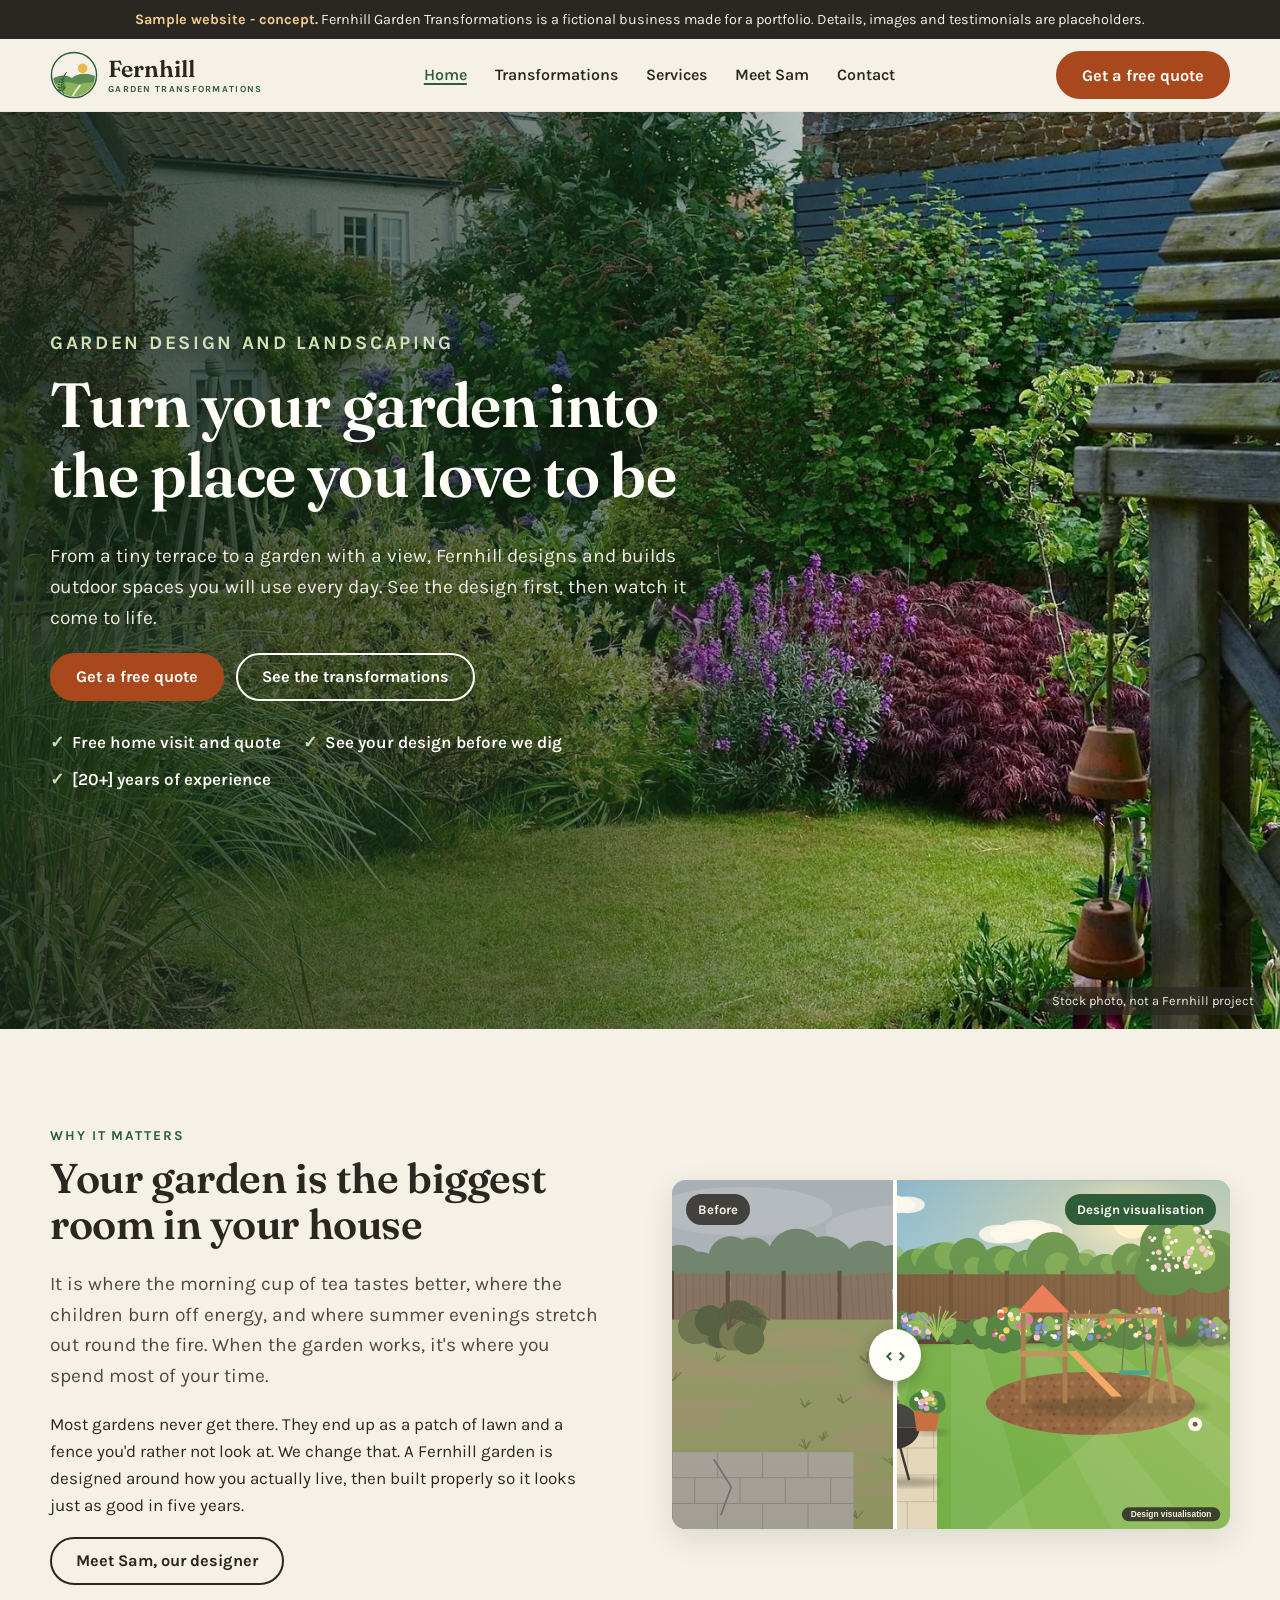
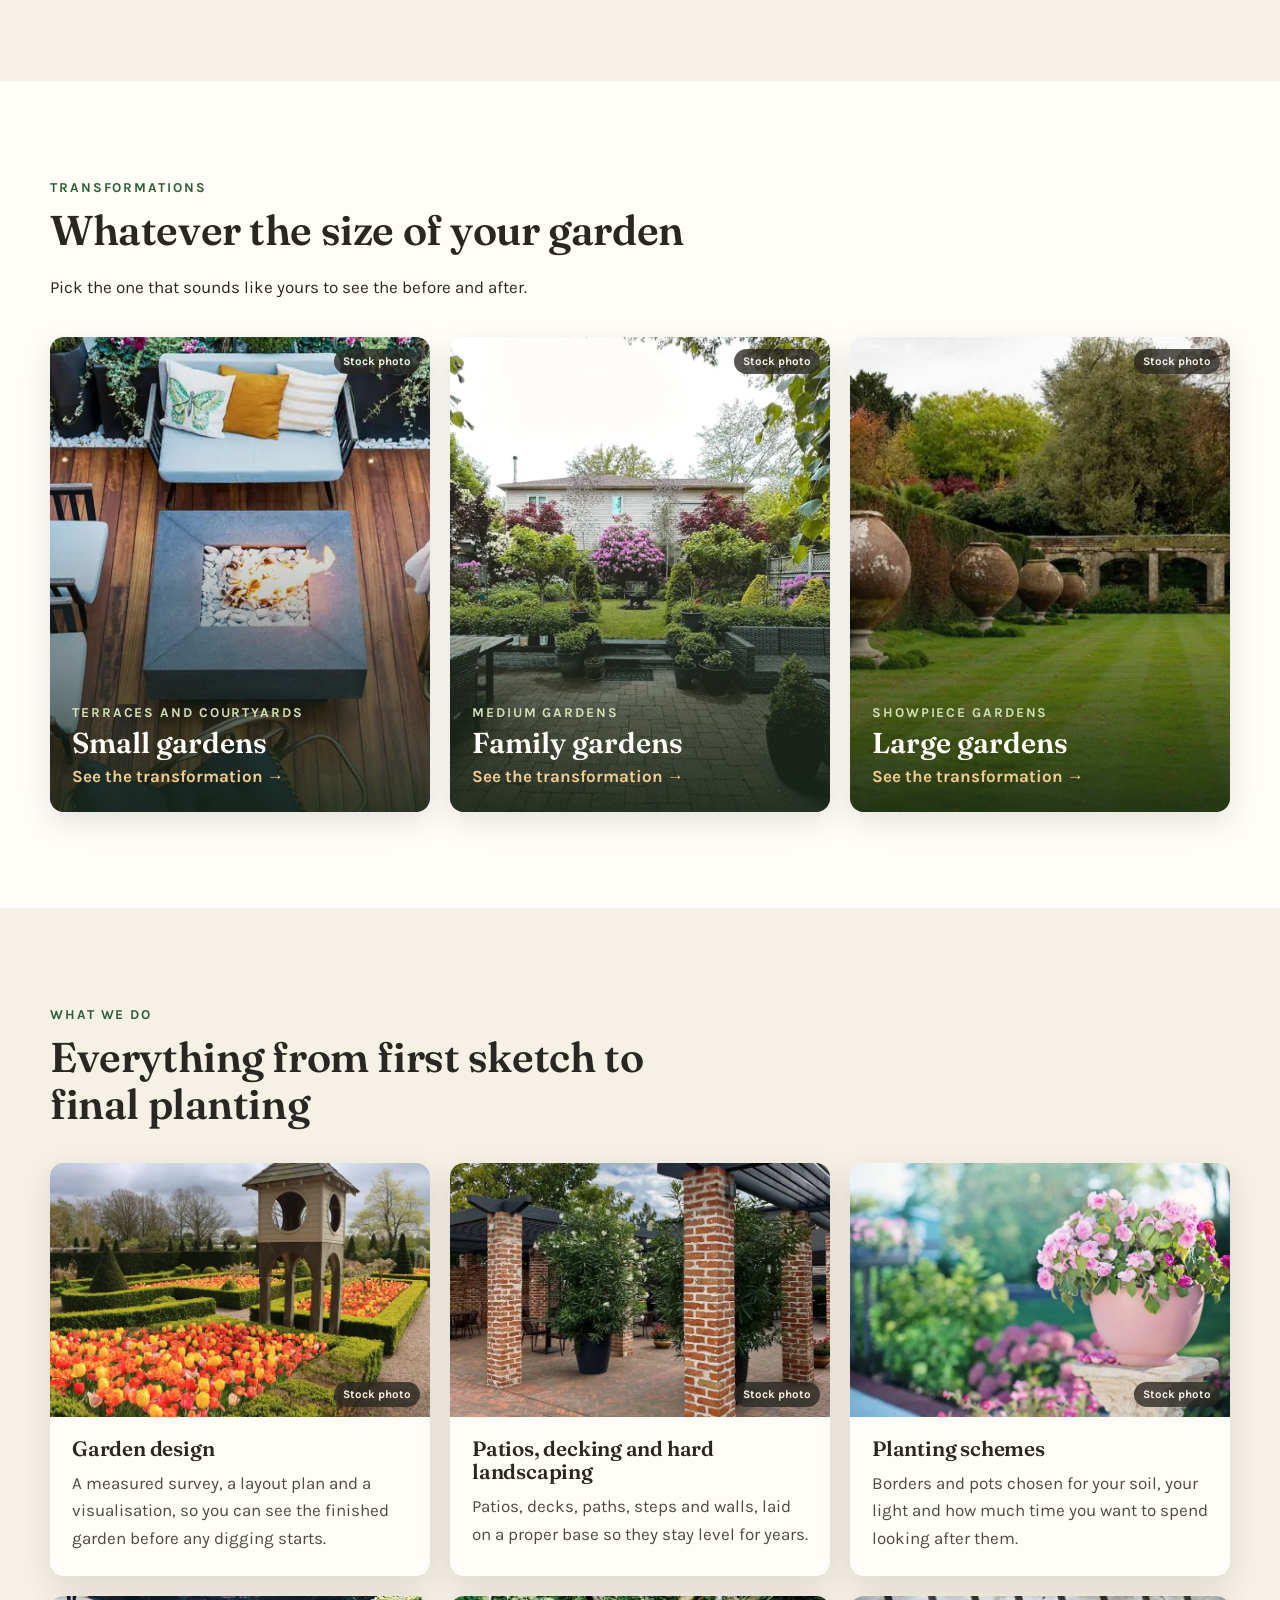
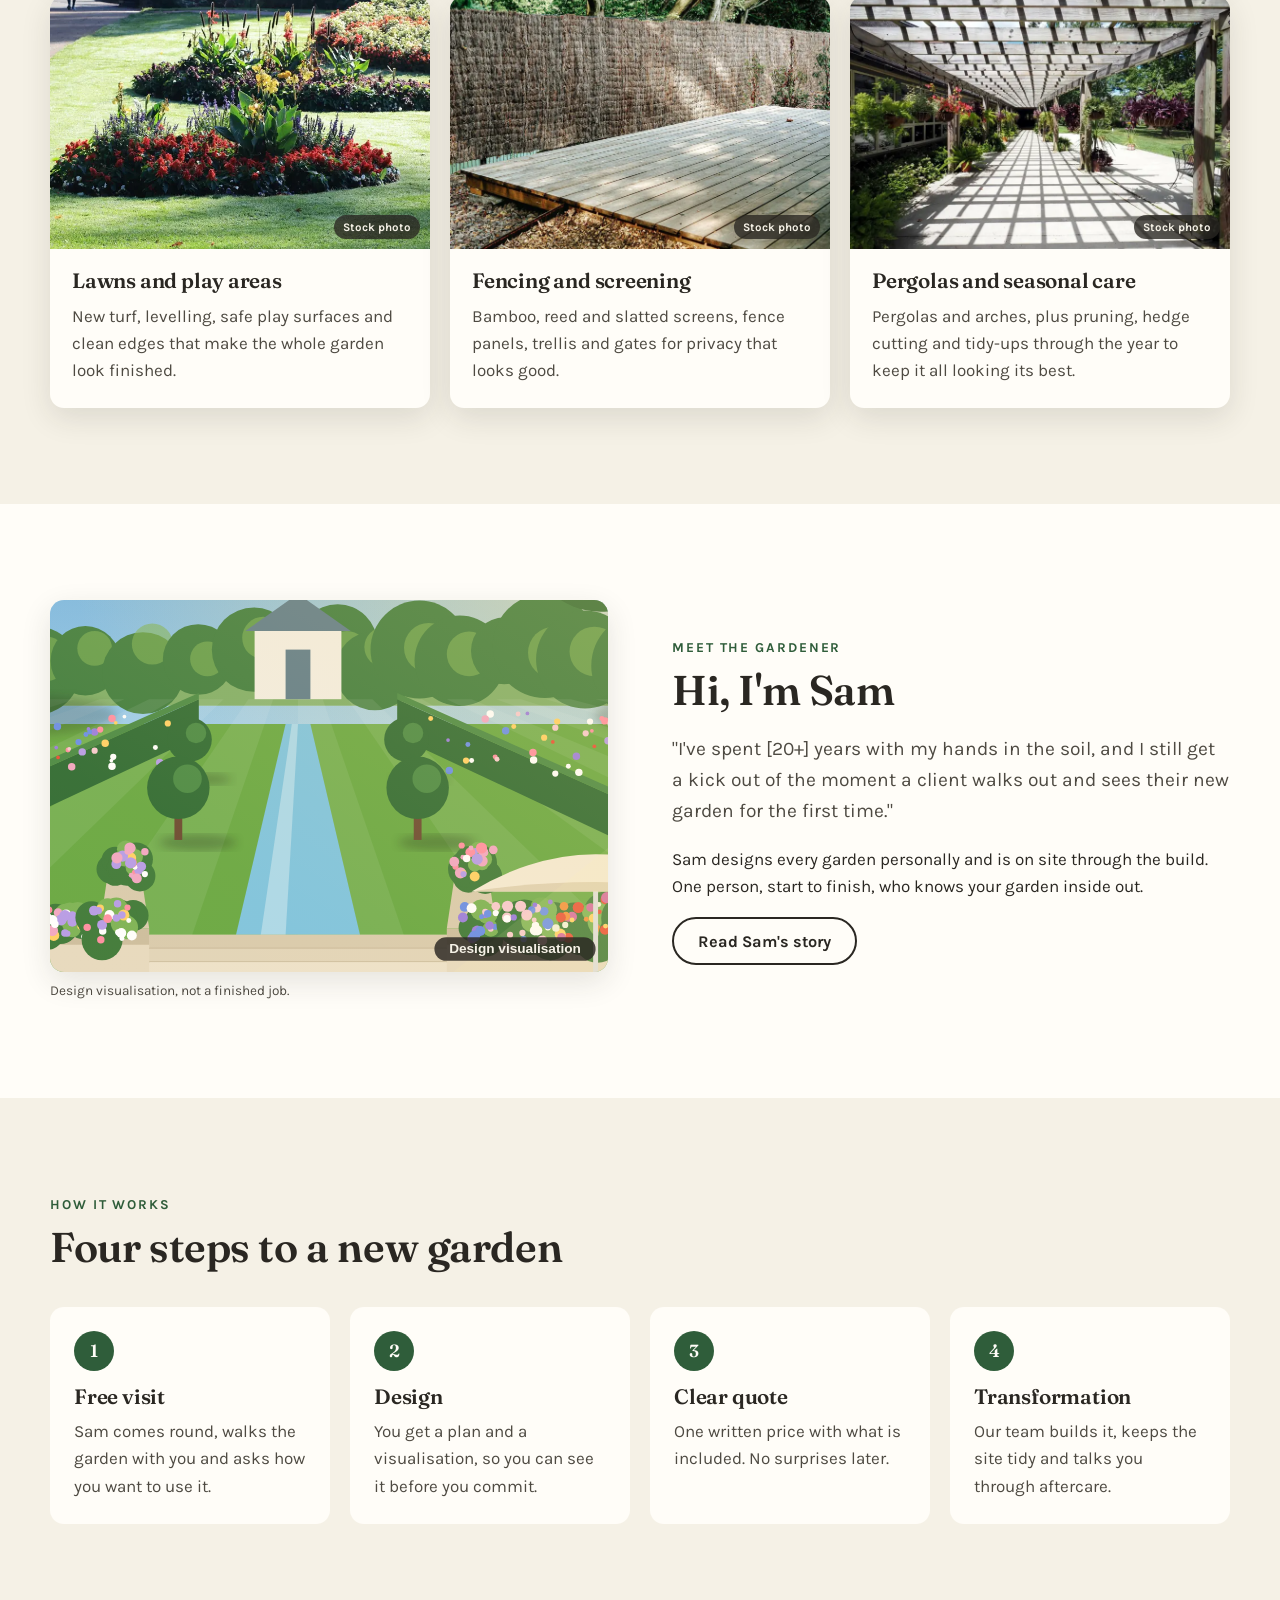
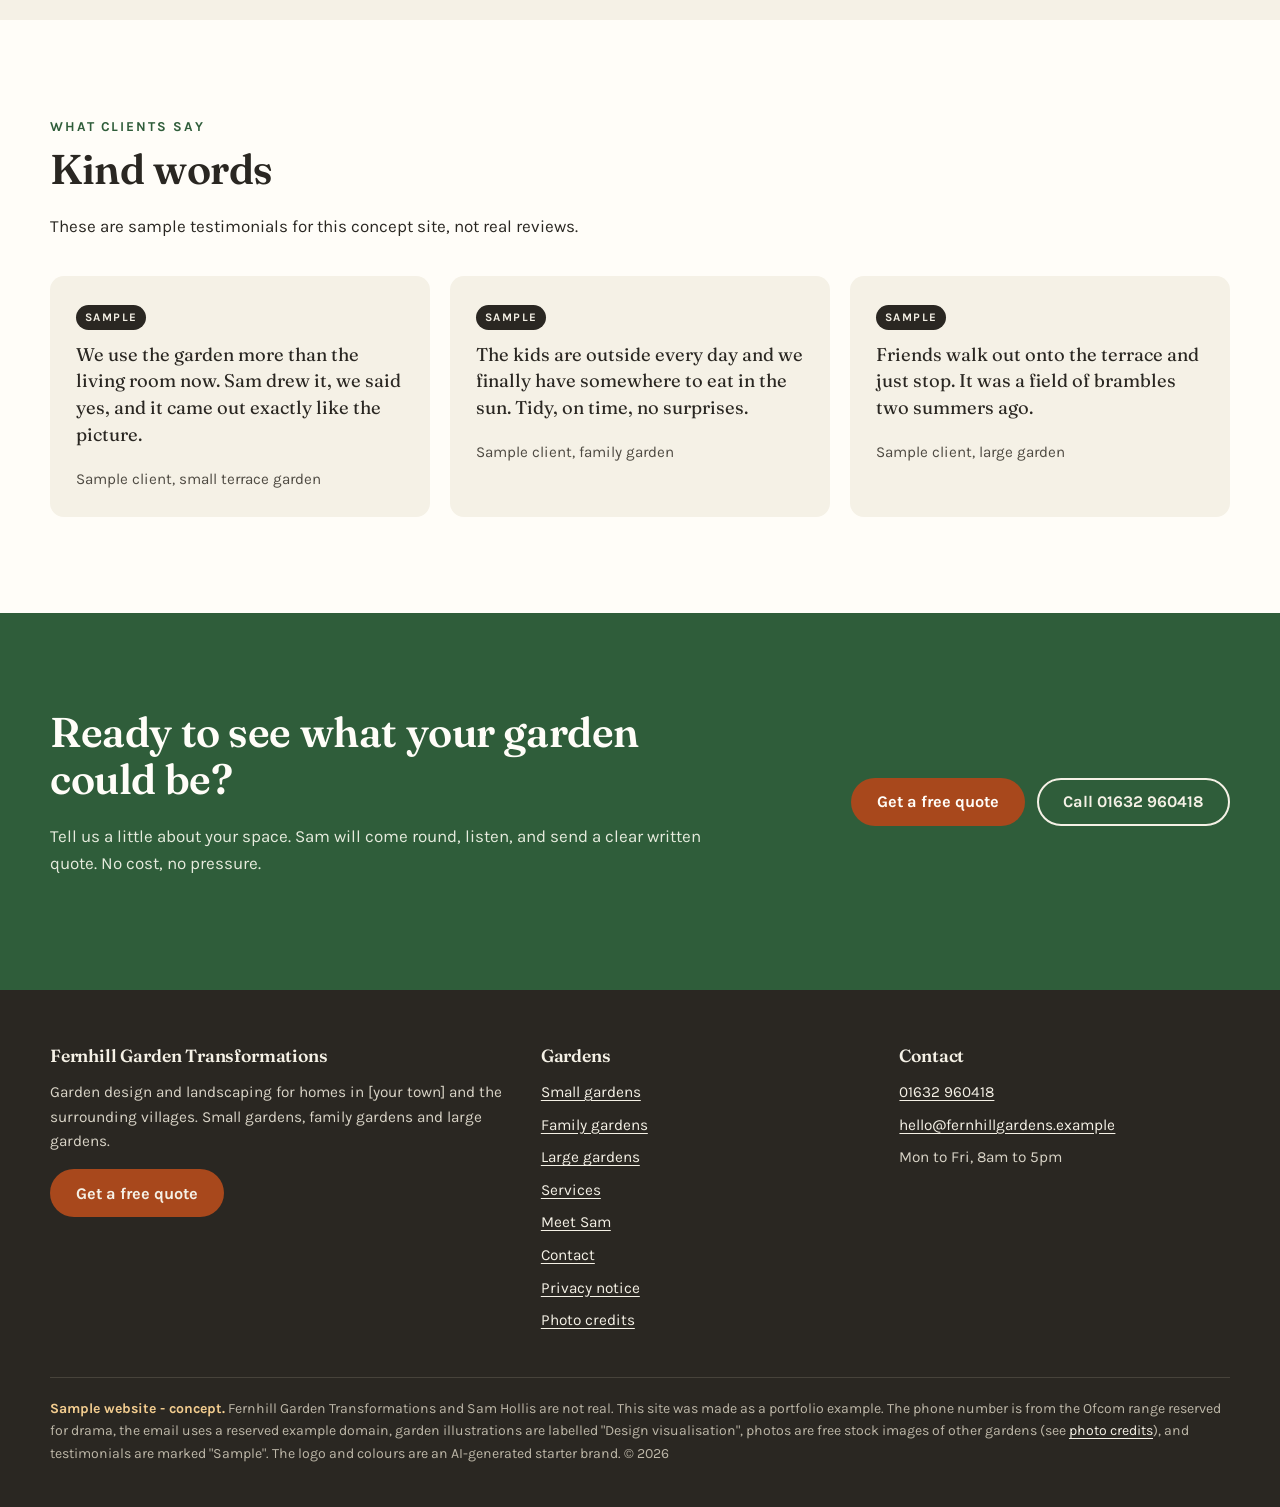
<file: index.html>
<!doctype html>
<html lang="en-GB">
<head>
<meta charset="utf-8">
<meta name="viewport" content="width=device-width, initial-scale=1">
<title>Fernhill Garden Transformations | Garden Design (Sample)</title>
<meta name="description" content="Sample website: garden design and landscaping for small, family and large gardens. See the before and afters and get a free quote.">
<meta name="robots" content="noindex, nofollow">
<meta name="theme-color" content="#2F5D3A">
<meta property="og:title" content="Fernhill Garden Transformations | Garden Design (Sample)">
<meta property="og:description" content="Sample website: garden design and landscaping for small, family and large gardens. See the before and afters and get a free quote.">
<meta property="og:type" content="website">
<!-- og:url and og:image to be set to the live address at deploy time -->
<link rel="icon" href="images/favicon.svg" type="image/svg+xml">
<link rel="preload" href="fonts/fraunces-latin.woff2" as="font" type="font/woff2" crossorigin>
<link rel="preload" href="fonts/karla-latin.woff2" as="font" type="font/woff2" crossorigin>
<link rel="stylesheet" href="css/style.css">
</head>
<body>
<a class="skip" href="#main">Skip to content</a>
<div class="sample-banner" role="note"><strong>Sample website - concept.</strong> Fernhill Garden Transformations is a fictional business made for a portfolio. Details, images and testimonials are placeholders.</div>
<header class="site-header">
  <div class="wrap header-inner">
    <a class="brand" href="index.html" aria-label="Fernhill Garden Transformations home">
      <img src="images/favicon.svg" alt="" width="48" height="48">
      <span class="brand-name">Fernhill<small>GARDEN TRANSFORMATIONS</small></span>
    </a>
    <nav aria-label="Main">
      <button class="nav-toggle" type="button" aria-expanded="false" aria-controls="site-nav">Menu</button>
      <div class="site-nav" id="site-nav"><ul><li><a href="index.html" aria-current="page">Home</a></li><li><a href="transformations.html">Transformations</a></li><li><a href="services.html">Services</a></li><li><a href="about.html">Meet Sam</a></li><li><a href="contact.html">Contact</a></li></ul></div>
    </nav>
    <a class="btn btn-primary header-cta" href="contact.html">Get a free quote</a>
  </div>
</header>
<main id="main">
<section class="hero hero-home" aria-labelledby="hero-title">
  <div class="hero-media"><img src="images/photos/family-hero-2-800.webp" srcset="images/photos/family-hero-2-800.webp 800w, images/photos/family-hero-2.webp 1600w" sizes="100vw" alt="" width="1600" height="1066" fetchpriority="high"></div>
  <div class="wrap hero-inner">
    <p class="eyebrow">Garden design and landscaping</p>
    <h1 id="hero-title">Turn your garden into the place you love to be</h1>
    <p>From a tiny terrace to a garden with a view, Fernhill designs and builds outdoor spaces you will use every day. See the design first, then watch it come to life.</p>
    <div class="btn-row"><a class="btn btn-primary" href="contact.html">Get a free quote</a><a class="btn btn-ghost" href="transformations.html">See the transformations</a></div>
    <ul class="hero-points"><li>Free home visit and quote</li><li>See your design before we dig</li><li>[20+] years of experience</li></ul>
  </div>
  <span class="vis-note">Stock photo, not a Fernhill project</span>
</section>
<section aria-labelledby="room-title">
  <div class="wrap split">
    <div>
      <p class="eyebrow">Why it matters</p>
      <h2 id="room-title">Your garden is the biggest room in your house</h2>
      <p class="lead">It is where the morning cup of tea tastes better, where the children burn off energy, and where summer evenings stretch out round the fire. When the garden works, it's where you spend most of your time.</p>
      <p>Most gardens never get there. They end up as a patch of lawn and a fence you'd rather not look at. We change that. A Fernhill garden is designed around how you actually live, then built properly so it looks just as good in five years.</p>
      <a class="btn btn-ghost" href="about.html">Meet Sam, our designer</a>
    </div>
    <div class="ba">
  <img class="ba-before" src="images/family-garden-before.svg" alt="Illustration of a family garden before: patchy lawn, brambles, a leaning fence and a collapsing shed" width="1600" height="1000" loading="lazy">
  <img class="ba-after" src="images/family-garden-after.svg" alt="Design visualisation of the same family garden: patio with barbecue and parasol, striped lawn, play area with climbing frame and swing, colourful borders" width="1600" height="1000" loading="lazy">
  <span class="ba-tag before">Before</span><span class="ba-tag after">Design visualisation</span>
  <input type="range" min="0" max="100" value="40" aria-label="Family garden: drag to reveal more of the before or the design visualisation">
  <span class="ba-handle" aria-hidden="true"></span>
</div>
  </div>
</section>

<section class="alt" aria-labelledby="types-title">
  <div class="wrap">
    <div class="section-head"><p class="eyebrow">Transformations</p><h2 id="types-title">Whatever the size of your garden</h2><p>Pick the one that sounds like yours to see the before and after.</p></div>
    <div class="type-cards"><a class="type-card" href="small-gardens.html">
  <span class="photo "><img src="images/photos/small-after-firepit-deck-800.webp" srcset="images/photos/small-after-firepit-deck-800.webp 800w, images/photos/small-after-firepit-deck.webp 1600w" sizes="(min-width: 900px) 33vw, 100vw" alt="" width="1600" height="1066" loading="lazy"><span class="img-tag">Stock photo</span></span>
  <span class="type-card-body"><span class="eyebrow">Terraces and courtyards</span><span class="type-card-title">Small gardens</span><span class="type-card-link">See the transformation →</span></span>
</a><a class="type-card" href="family-gardens.html">
  <span class="photo "><img src="images/photos/medium-after-patio-borders-800.webp" srcset="images/photos/medium-after-patio-borders-800.webp 800w, images/photos/medium-after-patio-borders.webp 1600w" sizes="(min-width: 900px) 33vw, 100vw" alt="" width="1600" height="1066" loading="lazy"><span class="img-tag">Stock photo</span></span>
  <span class="type-card-body"><span class="eyebrow">Medium gardens</span><span class="type-card-title">Family gardens</span><span class="type-card-link">See the transformation →</span></span>
</a><a class="type-card" href="large-gardens.html">
  <span class="photo "><img src="images/photos/large-after-striped-lawn-800.webp" srcset="images/photos/large-after-striped-lawn-800.webp 800w, images/photos/large-after-striped-lawn.webp 1600w" sizes="(min-width: 900px) 33vw, 100vw" alt="" width="1600" height="1066" loading="lazy"><span class="img-tag">Stock photo</span></span>
  <span class="type-card-body"><span class="eyebrow">Showpiece gardens</span><span class="type-card-title">Large gardens</span><span class="type-card-link">See the transformation →</span></span>
</a></div>
  </div>
</section>

<section aria-labelledby="svc-title">
  <div class="wrap">
    <div class="section-head"><p class="eyebrow">What we do</p><h2 id="svc-title">Everything from first sketch to final planting</h2></div>
    <div class="cards"><article class="card"><span class="photo "><img src="images/photos/svc-design-formal-beds-800.webp" srcset="images/photos/svc-design-formal-beds-800.webp 800w, images/photos/svc-design-formal-beds.webp 1600w" sizes="(min-width: 900px) 33vw, 100vw" alt="" width="1600" height="1066" loading="lazy"><span class="img-tag">Stock photo</span></span><div class="card-body"><h3>Garden design</h3><p>A measured survey, a layout plan and a visualisation, so you can see the finished garden before any digging starts.</p></div></article><article class="card"><span class="photo "><img src="images/photos/svc-patio-brick-800.webp" srcset="images/photos/svc-patio-brick-800.webp 800w, images/photos/svc-patio-brick.webp 1600w" sizes="(min-width: 900px) 33vw, 100vw" alt="" width="1600" height="1066" loading="lazy"><span class="img-tag">Stock photo</span></span><div class="card-body"><h3>Patios, decking and hard landscaping</h3><p>Patios, decks, paths, steps and walls, laid on a proper base so they stay level for years.</p></div></article><article class="card"><span class="photo "><img src="images/photos/svc-planting-pots-800.webp" srcset="images/photos/svc-planting-pots-800.webp 800w, images/photos/svc-planting-pots.webp 1600w" sizes="(min-width: 900px) 33vw, 100vw" alt="" width="1600" height="1066" loading="lazy"><span class="img-tag">Stock photo</span></span><div class="card-body"><h3>Planting schemes</h3><p>Borders and pots chosen for your soil, your light and how much time you want to spend looking after them.</p></div></article><article class="card"><span class="photo "><img src="images/photos/svc-lawn-flowerbeds-800.webp" srcset="images/photos/svc-lawn-flowerbeds-800.webp 800w, images/photos/svc-lawn-flowerbeds.webp 1600w" sizes="(min-width: 900px) 33vw, 100vw" alt="" width="1600" height="1066" loading="lazy"><span class="img-tag">Stock photo</span></span><div class="card-body"><h3>Lawns and play areas</h3><p>New turf, levelling, safe play surfaces and clean edges that make the whole garden look finished.</p></div></article><article class="card"><span class="photo "><img src="images/photos/small-after-screened-deck-800.webp" srcset="images/photos/small-after-screened-deck-800.webp 800w, images/photos/small-after-screened-deck.webp 1600w" sizes="(min-width: 900px) 33vw, 100vw" alt="" width="1600" height="1066" loading="lazy"><span class="img-tag">Stock photo</span></span><div class="card-body"><h3>Fencing and screening</h3><p>Bamboo, reed and slatted screens, fence panels, trellis and gates for privacy that looks good.</p></div></article><article class="card"><span class="photo "><img src="images/photos/svc-pergola-walkway-800.webp" srcset="images/photos/svc-pergola-walkway-800.webp 800w, images/photos/svc-pergola-walkway.webp 1600w" sizes="(min-width: 900px) 33vw, 100vw" alt="" width="1600" height="1066" loading="lazy"><span class="img-tag">Stock photo</span></span><div class="card-body"><h3>Pergolas and seasonal care</h3><p>Pergolas and arches, plus pruning, hedge cutting and tidy-ups through the year to keep it all looking its best.</p></div></article></div>
  </div>
</section>

<section class="alt" aria-labelledby="sam-title">
  <div class="wrap split">
    <figure><img src="images/svc-design.svg" alt="Design visualisation of a long lawn with a water rill leading to a summerhouse" width="900" height="600" loading="lazy"><figcaption>Design visualisation, not a finished job.</figcaption></figure>
    <div>
      <p class="eyebrow">Meet the gardener</p>
      <h2 id="sam-title">Hi, I'm Sam</h2>
      <p class="lead">"I've spent [20+] years with my hands in the soil, and I still get a kick out of the moment a client walks out and sees their new garden for the first time."</p>
      <p>Sam designs every garden personally and is on site through the build. One person, start to finish, who knows your garden inside out.</p>
      <a class="btn btn-ghost" href="about.html">Read Sam's story</a>
    </div>
  </div>
</section>

<section aria-labelledby="how-title">
  <div class="wrap">
    <div class="section-head"><p class="eyebrow">How it works</p><h2 id="how-title">Four steps to a new garden</h2></div>
    <ol class="steps">
  <li><h3>Free visit</h3><p>Sam comes round, walks the garden with you and asks how you want to use it.</p></li>
  <li><h3>Design</h3><p>You get a plan and a visualisation, so you can see it before you commit.</p></li>
  <li><h3>Clear quote</h3><p>One written price with what is included. No surprises later.</p></li>
  <li><h3>Transformation</h3><p>Our team builds it, keeps the site tidy and talks you through aftercare.</p></li>
</ol>
  </div>
</section>

<section class="alt" aria-labelledby="q-title">
  <div class="wrap">
    <div class="section-head"><p class="eyebrow">What clients say</p><h2 id="q-title">Kind words</h2><p>These are sample testimonials for this concept site, not real reviews.</p></div>
    <div class="quotes"><figure class="quote"><span class="sample-tag">Sample</span><blockquote><p>We use the garden more than the living room now. Sam drew it, we said yes, and it came out exactly like the picture.</p></blockquote><figcaption>Sample client, small terrace garden</figcaption></figure><figure class="quote"><span class="sample-tag">Sample</span><blockquote><p>The kids are outside every day and we finally have somewhere to eat in the sun. Tidy, on time, no surprises.</p></blockquote><figcaption>Sample client, family garden</figcaption></figure><figure class="quote"><span class="sample-tag">Sample</span><blockquote><p>Friends walk out onto the terrace and just stop. It was a field of brambles two summers ago.</p></blockquote><figcaption>Sample client, large garden</figcaption></figure></div>
  </div>
</section>
<section class="cta-band">
  <div class="wrap cta-inner">
    <div><h2>Ready to see what your garden could be?</h2><p>Tell us a little about your space. Sam will come round, listen, and send a clear written quote. No cost, no pressure.</p></div>
    <div class="btn-row"><a class="btn btn-primary" href="contact.html">Get a free quote</a><a class="btn btn-light" href="tel:+441632960418">Call 01632 960418</a></div>
  </div>
</section>
</main>
<footer class="site-footer">
  <div class="wrap">
    <div class="footer-grid">
      <div>
        <h2>Fernhill Garden Transformations</h2>
        <p>Garden design and landscaping for homes in [your town] and the surrounding villages. Small gardens, family gardens and large gardens.</p>
        <a class="btn btn-primary" href="contact.html">Get a free quote</a>
      </div>
      <div>
        <h2>Gardens</h2>
        <ul><li><a href="small-gardens.html">Small gardens</a></li><li><a href="family-gardens.html">Family gardens</a></li><li><a href="large-gardens.html">Large gardens</a></li><li><a href="services.html">Services</a></li><li><a href="about.html">Meet Sam</a></li><li><a href="contact.html">Contact</a></li><li><a href="privacy.html">Privacy notice</a></li><li><a href="credits.html">Photo credits</a></li></ul>
      </div>
      <div>
        <h2>Contact</h2>
        <ul>
          <li><a href="tel:+441632960418">01632 960418</a></li>
          <li><a href="mailto:hello@fernhillgardens.example">hello@fernhillgardens.example</a></li>
          <li>Mon to Fri, 8am to 5pm</li>
        </ul>
      </div>
    </div>
    <p class="footer-note"><strong>Sample website - concept.</strong> Fernhill Garden Transformations and Sam Hollis are not real. This site was made as a portfolio example. The phone number is from the Ofcom range reserved for drama, the email uses a reserved example domain, garden illustrations are labelled "Design visualisation", photos are free stock images of other gardens (see <a href="credits.html">photo credits</a>), and testimonials are marked "Sample". The logo and colours are an AI-generated starter brand. &copy; <span data-year>2026</span></p>
  </div>
</footer>
<div class="mobile-cta">
  <a class="btn btn-ghost" href="tel:+441632960418">Call</a>
  <a class="btn btn-primary" href="contact.html">Get a free quote</a>
</div>
<script src="js/main.js" defer></script>
</body>
</html>
</file>
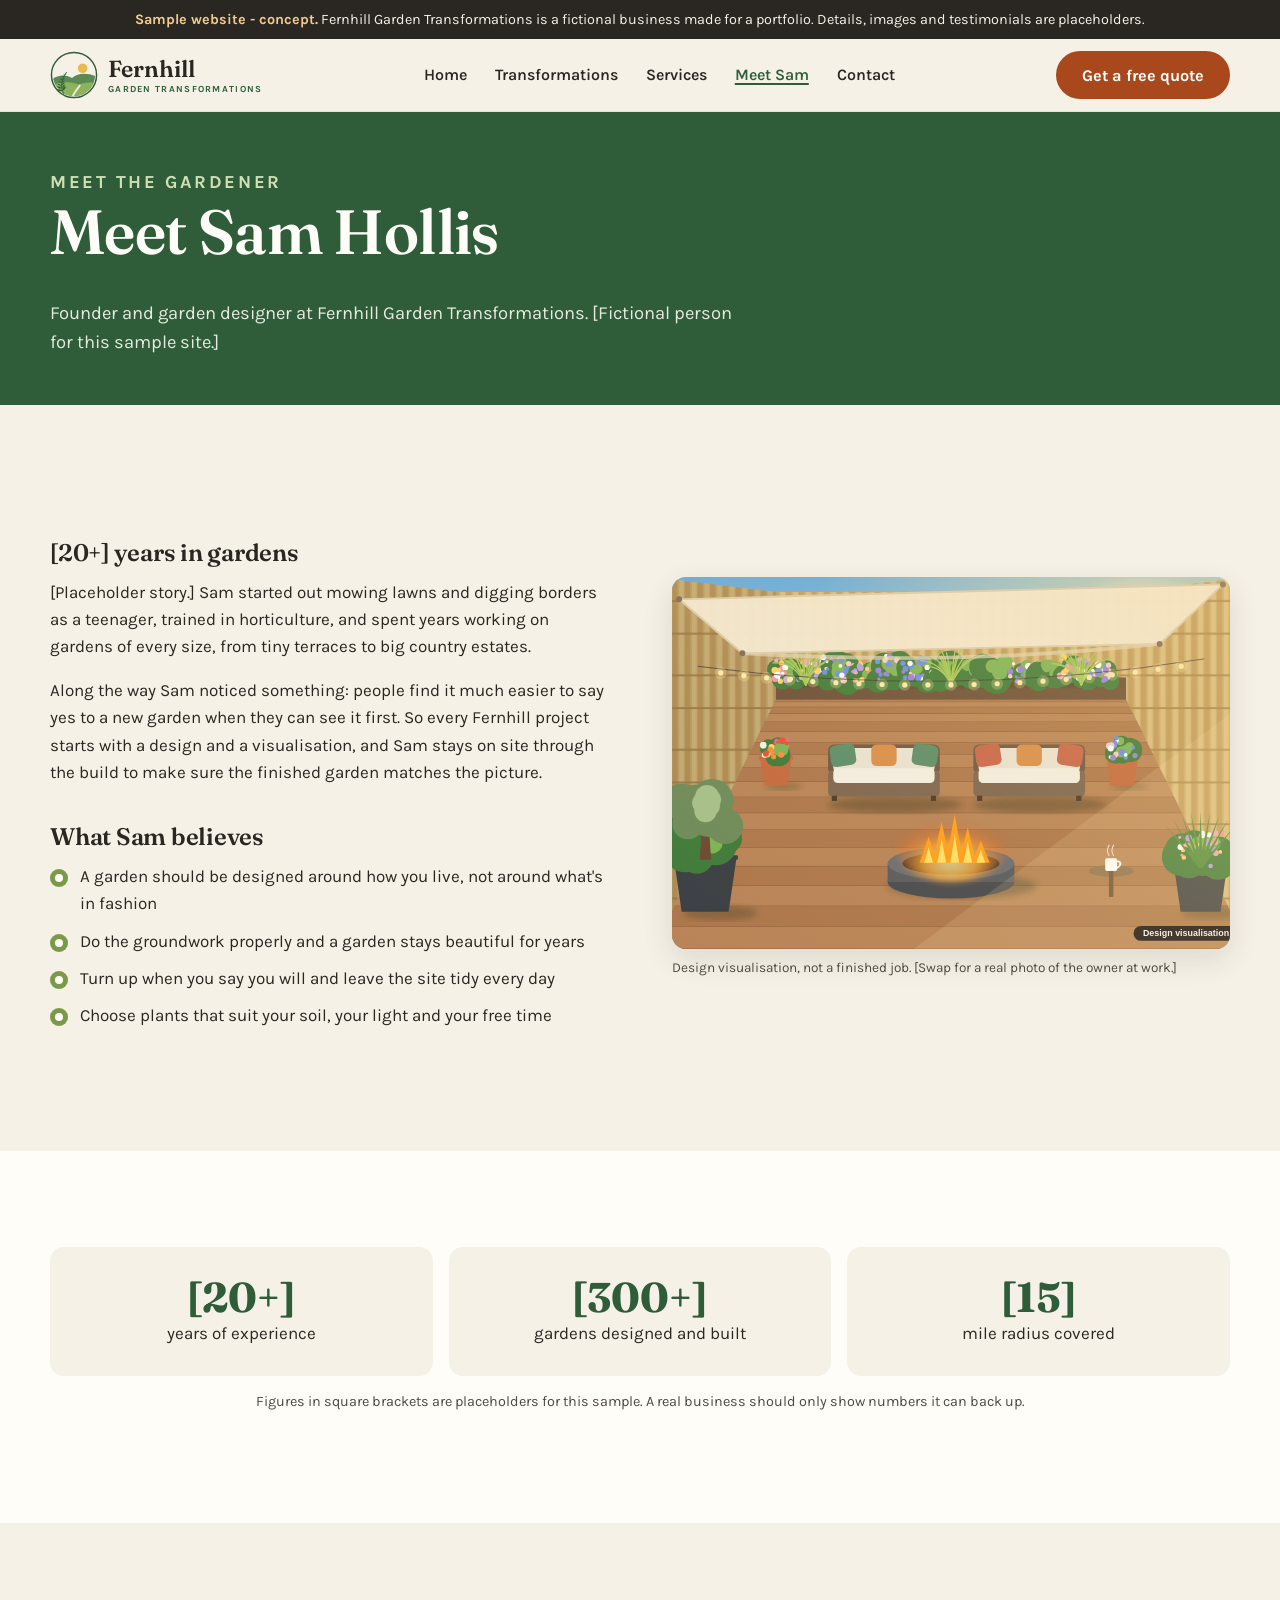
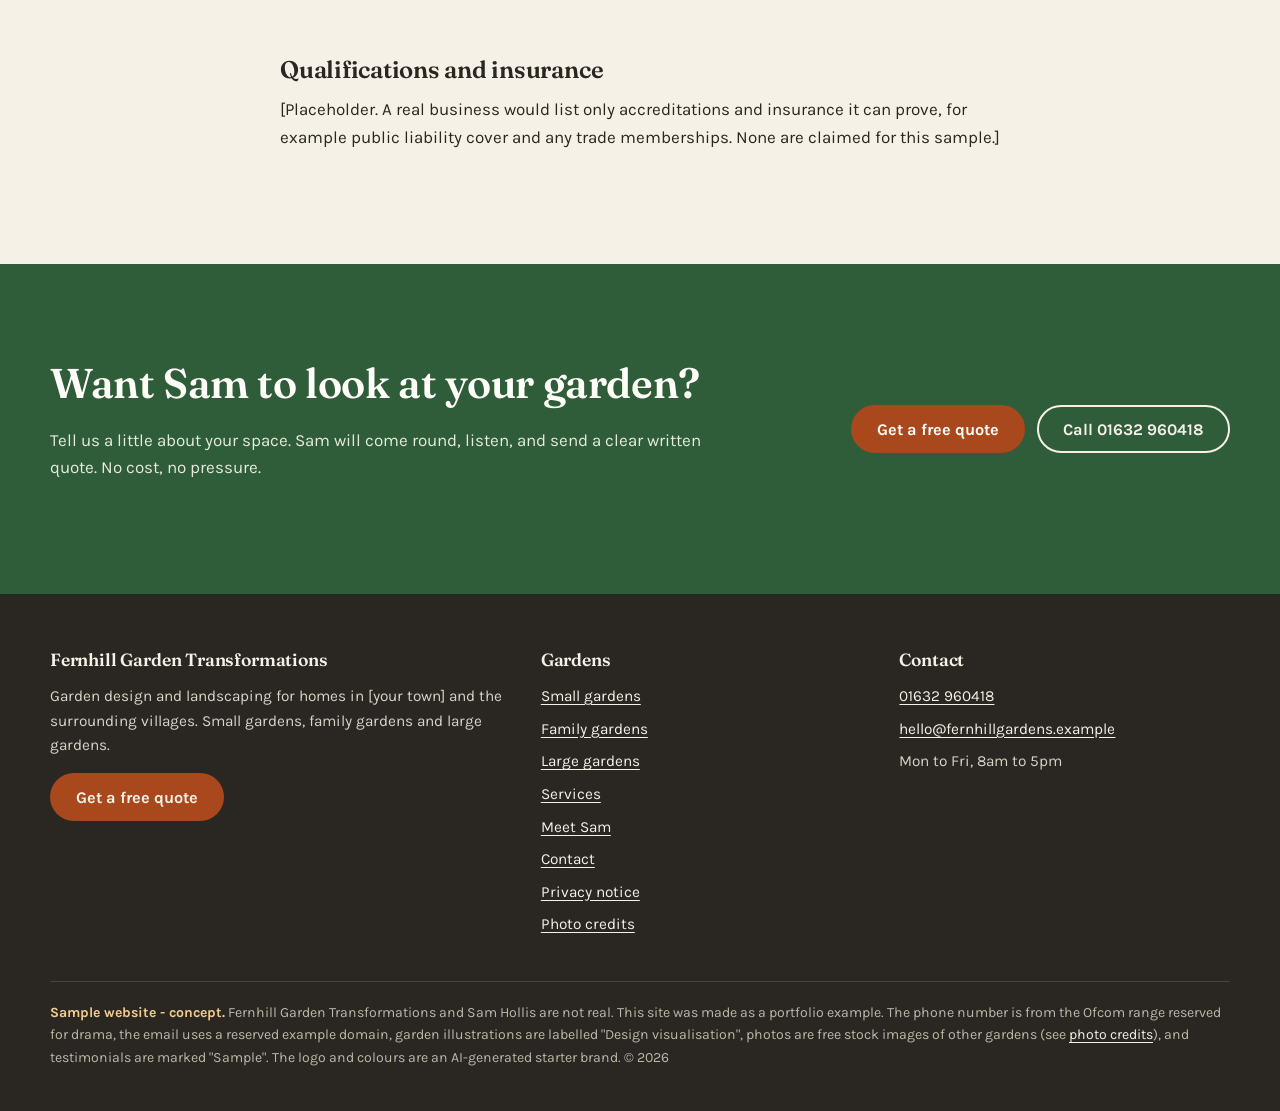
<file: about.html>
<!doctype html>
<html lang="en-GB">
<head>
<meta charset="utf-8">
<meta name="viewport" content="width=device-width, initial-scale=1">
<title>Meet Sam, Our Garden Designer | Fernhill</title>
<meta name="description" content="Meet the gardener behind Fernhill Garden Transformations. Sample website for a concept business.">
<meta name="robots" content="noindex, nofollow">
<meta name="theme-color" content="#2F5D3A">
<meta property="og:title" content="Meet Sam, Our Garden Designer | Fernhill">
<meta property="og:description" content="Meet the gardener behind Fernhill Garden Transformations. Sample website for a concept business.">
<meta property="og:type" content="website">
<!-- og:url and og:image to be set to the live address at deploy time -->
<link rel="icon" href="images/favicon.svg" type="image/svg+xml">
<link rel="preload" href="fonts/fraunces-latin.woff2" as="font" type="font/woff2" crossorigin>
<link rel="preload" href="fonts/karla-latin.woff2" as="font" type="font/woff2" crossorigin>
<link rel="stylesheet" href="css/style.css">
</head>
<body>
<a class="skip" href="#main">Skip to content</a>
<div class="sample-banner" role="note"><strong>Sample website - concept.</strong> Fernhill Garden Transformations is a fictional business made for a portfolio. Details, images and testimonials are placeholders.</div>
<header class="site-header">
  <div class="wrap header-inner">
    <a class="brand" href="index.html" aria-label="Fernhill Garden Transformations home">
      <img src="images/favicon.svg" alt="" width="48" height="48">
      <span class="brand-name">Fernhill<small>GARDEN TRANSFORMATIONS</small></span>
    </a>
    <nav aria-label="Main">
      <button class="nav-toggle" type="button" aria-expanded="false" aria-controls="site-nav">Menu</button>
      <div class="site-nav" id="site-nav"><ul><li><a href="index.html">Home</a></li><li><a href="transformations.html">Transformations</a></li><li><a href="services.html">Services</a></li><li><a href="about.html" aria-current="page">Meet Sam</a></li><li><a href="contact.html">Contact</a></li></ul></div>
    </nav>
    <a class="btn btn-primary header-cta" href="contact.html">Get a free quote</a>
  </div>
</header>
<main id="main">
<div class="page-hero"><div class="wrap"><p class="eyebrow">Meet the gardener</p><h1>Meet Sam Hollis</h1><p>Founder and garden designer at Fernhill Garden Transformations. [Fictional person for this sample site.]</p></div></div>
<section><div class="wrap split">
  <div class="prose">
    <h2>[20+] years in gardens</h2>
    <p>[Placeholder story.] Sam started out mowing lawns and digging borders as a teenager, trained in horticulture, and spent years working on gardens of every size, from tiny terraces to big country estates.</p>
    <p>Along the way Sam noticed something: people find it much easier to say yes to a new garden when they can see it first. So every Fernhill project starts with a design and a visualisation, and Sam stays on site through the build to make sure the finished garden matches the picture.</p>
    <h2>What Sam believes</h2>
    <ul class="ticks"><li>A garden should be designed around how you live, not around what's in fashion</li><li>Do the groundwork properly and a garden stays beautiful for years</li><li>Turn up when you say you will and leave the site tidy every day</li><li>Choose plants that suit your soil, your light and your free time</li></ul>
  </div>
  <figure><img src="images/small-garden-after.svg" alt="Design visualisation of a small terrace garden with fire pit and sofas" width="1600" height="1000" loading="lazy"><figcaption>Design visualisation, not a finished job. [Swap for a real photo of the owner at work.]</figcaption></figure>
</div></section>
<section class="alt"><div class="wrap">
  <div class="stats">
    <div><strong>[20+]</strong><span>years of experience</span></div>
    <div><strong>[300+]</strong><span>gardens designed and built</span></div>
    <div><strong>[15]</strong><span>mile radius covered</span></div>
  </div>
  <p class="form-note" style="text-align:center">Figures in square brackets are placeholders for this sample. A real business should only show numbers it can back up.</p>
</div></section>
<section><div class="wrap prose">
  <h2>Qualifications and insurance</h2>
  <p>[Placeholder. A real business would list only accreditations and insurance it can prove, for example public liability cover and any trade memberships. None are claimed for this sample.]</p>
</div></section>
<section class="cta-band">
  <div class="wrap cta-inner">
    <div><h2>Want Sam to look at your garden?</h2><p>Tell us a little about your space. Sam will come round, listen, and send a clear written quote. No cost, no pressure.</p></div>
    <div class="btn-row"><a class="btn btn-primary" href="contact.html">Get a free quote</a><a class="btn btn-light" href="tel:+441632960418">Call 01632 960418</a></div>
  </div>
</section>
</main>
<footer class="site-footer">
  <div class="wrap">
    <div class="footer-grid">
      <div>
        <h2>Fernhill Garden Transformations</h2>
        <p>Garden design and landscaping for homes in [your town] and the surrounding villages. Small gardens, family gardens and large gardens.</p>
        <a class="btn btn-primary" href="contact.html">Get a free quote</a>
      </div>
      <div>
        <h2>Gardens</h2>
        <ul><li><a href="small-gardens.html">Small gardens</a></li><li><a href="family-gardens.html">Family gardens</a></li><li><a href="large-gardens.html">Large gardens</a></li><li><a href="services.html">Services</a></li><li><a href="about.html">Meet Sam</a></li><li><a href="contact.html">Contact</a></li><li><a href="privacy.html">Privacy notice</a></li><li><a href="credits.html">Photo credits</a></li></ul>
      </div>
      <div>
        <h2>Contact</h2>
        <ul>
          <li><a href="tel:+441632960418">01632 960418</a></li>
          <li><a href="mailto:hello@fernhillgardens.example">hello@fernhillgardens.example</a></li>
          <li>Mon to Fri, 8am to 5pm</li>
        </ul>
      </div>
    </div>
    <p class="footer-note"><strong>Sample website - concept.</strong> Fernhill Garden Transformations and Sam Hollis are not real. This site was made as a portfolio example. The phone number is from the Ofcom range reserved for drama, the email uses a reserved example domain, garden illustrations are labelled "Design visualisation", photos are free stock images of other gardens (see <a href="credits.html">photo credits</a>), and testimonials are marked "Sample". The logo and colours are an AI-generated starter brand. &copy; <span data-year>2026</span></p>
  </div>
</footer>
<div class="mobile-cta">
  <a class="btn btn-ghost" href="tel:+441632960418">Call</a>
  <a class="btn btn-primary" href="contact.html">Get a free quote</a>
</div>
<script src="js/main.js" defer></script>
</body>
</html>
</file>
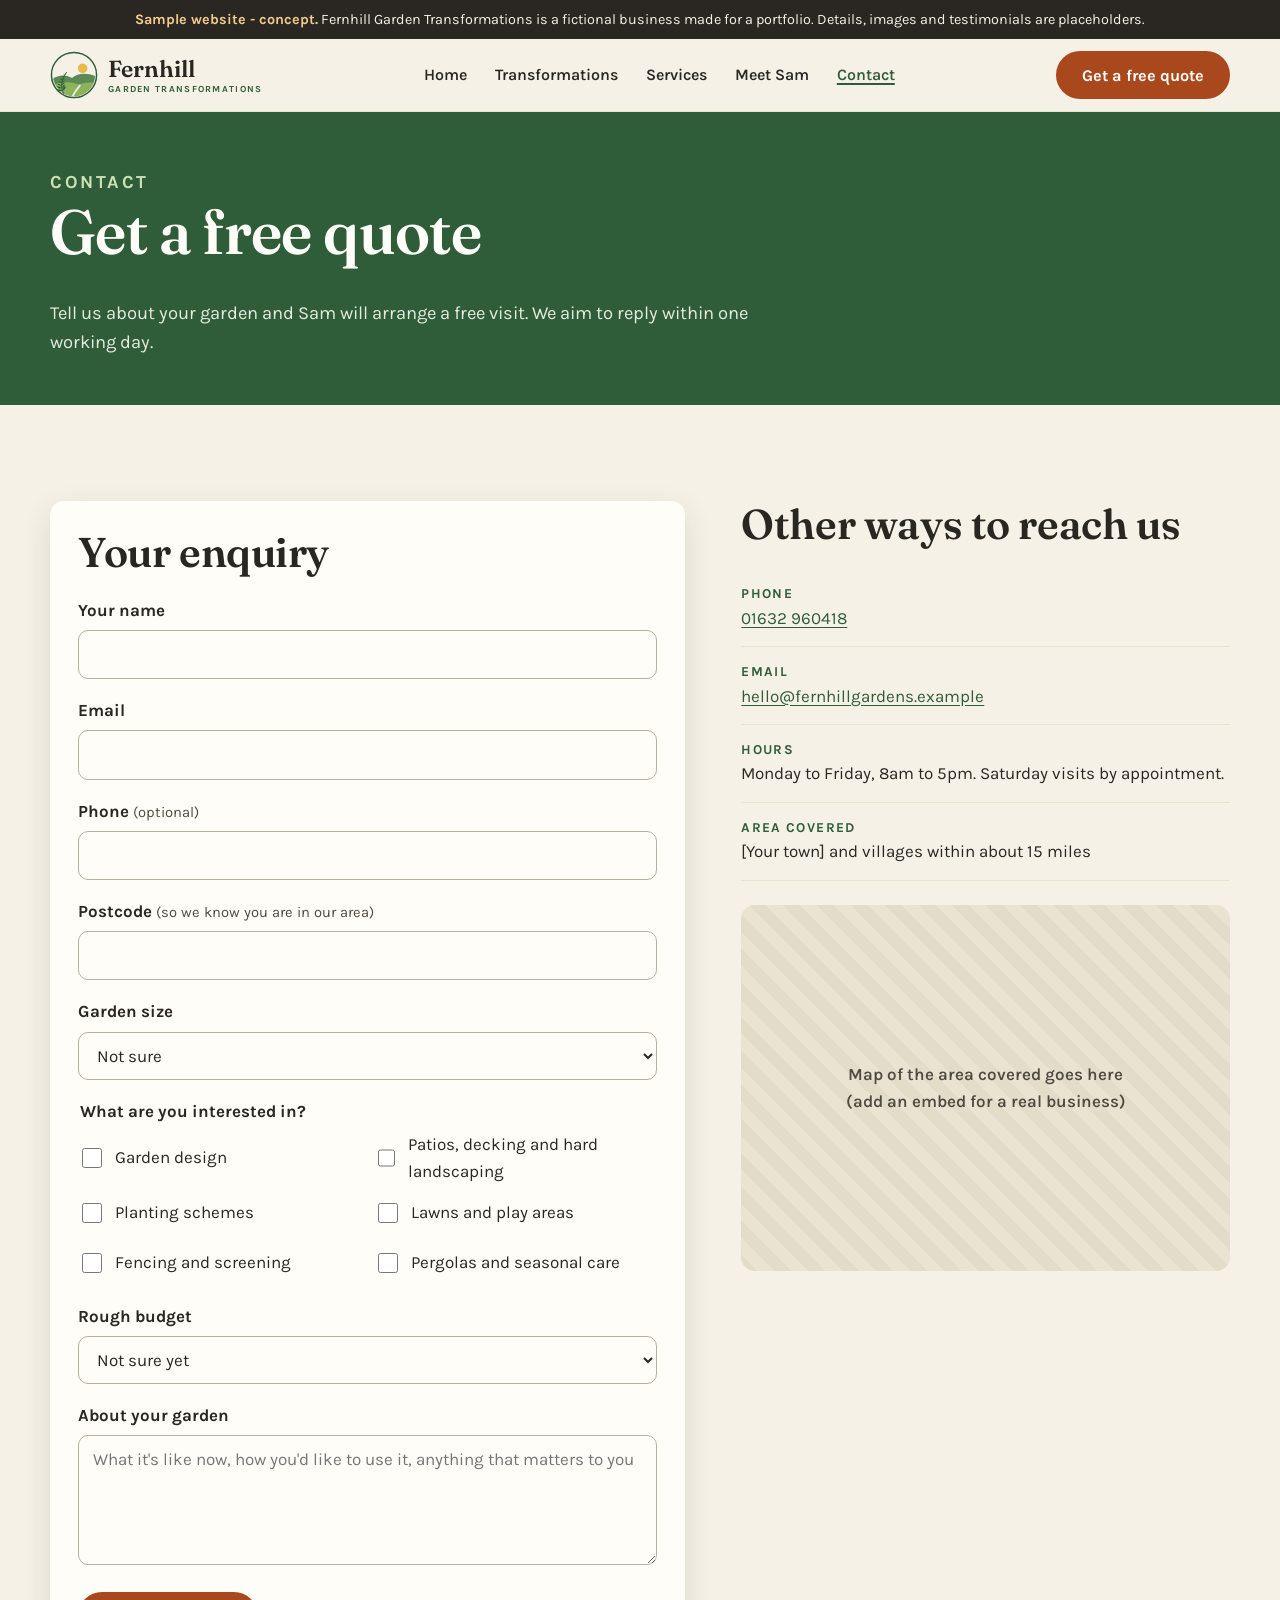
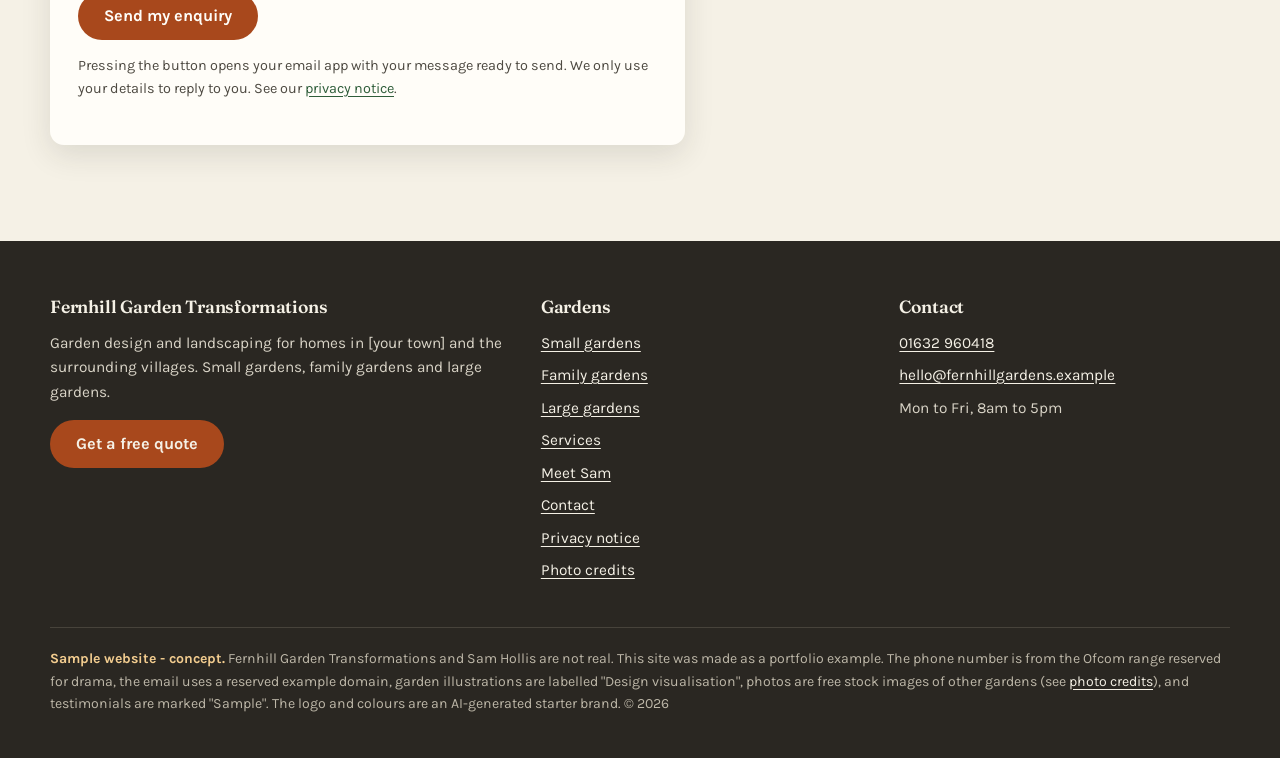
<file: contact.html>
<!doctype html>
<html lang="en-GB">
<head>
<meta charset="utf-8">
<meta name="viewport" content="width=device-width, initial-scale=1">
<title>Get a Free Quote | Fernhill Garden Transformations</title>
<meta name="description" content="Tell us about your garden and arrange a free visit and quote. Sample website.">
<meta name="robots" content="noindex, nofollow">
<meta name="theme-color" content="#2F5D3A">
<meta property="og:title" content="Get a Free Quote | Fernhill Garden Transformations">
<meta property="og:description" content="Tell us about your garden and arrange a free visit and quote. Sample website.">
<meta property="og:type" content="website">
<!-- og:url and og:image to be set to the live address at deploy time -->
<link rel="icon" href="images/favicon.svg" type="image/svg+xml">
<link rel="preload" href="fonts/fraunces-latin.woff2" as="font" type="font/woff2" crossorigin>
<link rel="preload" href="fonts/karla-latin.woff2" as="font" type="font/woff2" crossorigin>
<link rel="stylesheet" href="css/style.css">
</head>
<body>
<a class="skip" href="#main">Skip to content</a>
<div class="sample-banner" role="note"><strong>Sample website - concept.</strong> Fernhill Garden Transformations is a fictional business made for a portfolio. Details, images and testimonials are placeholders.</div>
<header class="site-header">
  <div class="wrap header-inner">
    <a class="brand" href="index.html" aria-label="Fernhill Garden Transformations home">
      <img src="images/favicon.svg" alt="" width="48" height="48">
      <span class="brand-name">Fernhill<small>GARDEN TRANSFORMATIONS</small></span>
    </a>
    <nav aria-label="Main">
      <button class="nav-toggle" type="button" aria-expanded="false" aria-controls="site-nav">Menu</button>
      <div class="site-nav" id="site-nav"><ul><li><a href="index.html">Home</a></li><li><a href="transformations.html">Transformations</a></li><li><a href="services.html">Services</a></li><li><a href="about.html">Meet Sam</a></li><li><a href="contact.html" aria-current="page">Contact</a></li></ul></div>
    </nav>
    <a class="btn btn-primary header-cta" href="contact.html">Get a free quote</a>
  </div>
</header>
<main id="main">
<div class="page-hero"><div class="wrap"><p class="eyebrow">Contact</p><h1>Get a free quote</h1><p>Tell us about your garden and Sam will arrange a free visit. We aim to reply within one working day.</p></div></div>
<section><div class="wrap contact-grid">
  <form id="quote-form" data-to="hello@fernhillgardens.example" novalidate>
    <h2>Your enquiry</h2>
    <div class="field"><label for="name">Your name</label><input id="name" name="name" type="text" autocomplete="name" required></div>
    <div class="field"><label for="email">Email</label><input id="email" name="email" type="email" autocomplete="email" required></div>
    <div class="field"><label for="phone">Phone <span class="hint">(optional)</span></label><input id="phone" name="phone" type="tel" autocomplete="tel"></div>
    <div class="field"><label for="postcode">Postcode <span class="hint">(so we know you are in our area)</span></label><input id="postcode" name="postcode" type="text" autocomplete="postal-code"></div>
    <div class="field"><label for="size">Garden size</label>
      <select id="size" name="size"><option>Not sure</option><option>Small: terrace or courtyard</option><option>Medium: family garden</option><option>Large</option></select></div>
    <fieldset><legend>What are you interested in?</legend>
      <div class="checks"><label><input type="checkbox" name="service" value="Garden design"> Garden design</label><label><input type="checkbox" name="service" value="Patios, decking and hard landscaping"> Patios, decking and hard landscaping</label><label><input type="checkbox" name="service" value="Planting schemes"> Planting schemes</label><label><input type="checkbox" name="service" value="Lawns and play areas"> Lawns and play areas</label><label><input type="checkbox" name="service" value="Fencing and screening"> Fencing and screening</label><label><input type="checkbox" name="service" value="Pergolas and seasonal care"> Pergolas and seasonal care</label></div>
    </fieldset>
    <div class="field"><label for="budget">Rough budget</label>
      <select id="budget" name="budget"><option>Not sure yet</option><option>Under £5,000</option><option>£5,000 to £15,000</option><option>£15,000 to £30,000</option><option>Over £30,000</option></select></div>
    <div class="field"><label for="message">About your garden</label><textarea id="message" name="message" required placeholder="What it's like now, how you'd like to use it, anything that matters to you"></textarea></div>
    <button class="btn btn-primary" type="submit">Send my enquiry</button>
    <p class="form-note">Pressing the button opens your email app with your message ready to send. We only use your details to reply to you. See our <a href="privacy.html">privacy notice</a>.</p>
    <p class="form-status" id="form-status" role="status" aria-live="polite"></p>
  </form>
  <div>
    <h2>Other ways to reach us</h2>
    <ul class="info-list">
      <li><strong>Phone</strong><a href="tel:+441632960418">01632 960418</a></li>
      <li><strong>Email</strong><a href="mailto:hello@fernhillgardens.example">hello@fernhillgardens.example</a></li>
      <li><strong>Hours</strong>Monday to Friday, 8am to 5pm. Saturday visits by appointment.</li>
      <li><strong>Area covered</strong>[Your town] and villages within about 15 miles</li>
    </ul>
    <div class="map-placeholder" role="img" aria-label="Map placeholder">Map of the area covered goes here<br>(add an embed for a real business)</div>
  </div>
</div></section>
</main>
<footer class="site-footer">
  <div class="wrap">
    <div class="footer-grid">
      <div>
        <h2>Fernhill Garden Transformations</h2>
        <p>Garden design and landscaping for homes in [your town] and the surrounding villages. Small gardens, family gardens and large gardens.</p>
        <a class="btn btn-primary" href="contact.html">Get a free quote</a>
      </div>
      <div>
        <h2>Gardens</h2>
        <ul><li><a href="small-gardens.html">Small gardens</a></li><li><a href="family-gardens.html">Family gardens</a></li><li><a href="large-gardens.html">Large gardens</a></li><li><a href="services.html">Services</a></li><li><a href="about.html">Meet Sam</a></li><li><a href="contact.html">Contact</a></li><li><a href="privacy.html">Privacy notice</a></li><li><a href="credits.html">Photo credits</a></li></ul>
      </div>
      <div>
        <h2>Contact</h2>
        <ul>
          <li><a href="tel:+441632960418">01632 960418</a></li>
          <li><a href="mailto:hello@fernhillgardens.example">hello@fernhillgardens.example</a></li>
          <li>Mon to Fri, 8am to 5pm</li>
        </ul>
      </div>
    </div>
    <p class="footer-note"><strong>Sample website - concept.</strong> Fernhill Garden Transformations and Sam Hollis are not real. This site was made as a portfolio example. The phone number is from the Ofcom range reserved for drama, the email uses a reserved example domain, garden illustrations are labelled "Design visualisation", photos are free stock images of other gardens (see <a href="credits.html">photo credits</a>), and testimonials are marked "Sample". The logo and colours are an AI-generated starter brand. &copy; <span data-year>2026</span></p>
  </div>
</footer>
<div class="mobile-cta">
  <a class="btn btn-ghost" href="tel:+441632960418">Call</a>
  <a class="btn btn-primary" href="contact.html">Get a free quote</a>
</div>
<script src="js/main.js" defer></script>
</body>
</html>
</file>
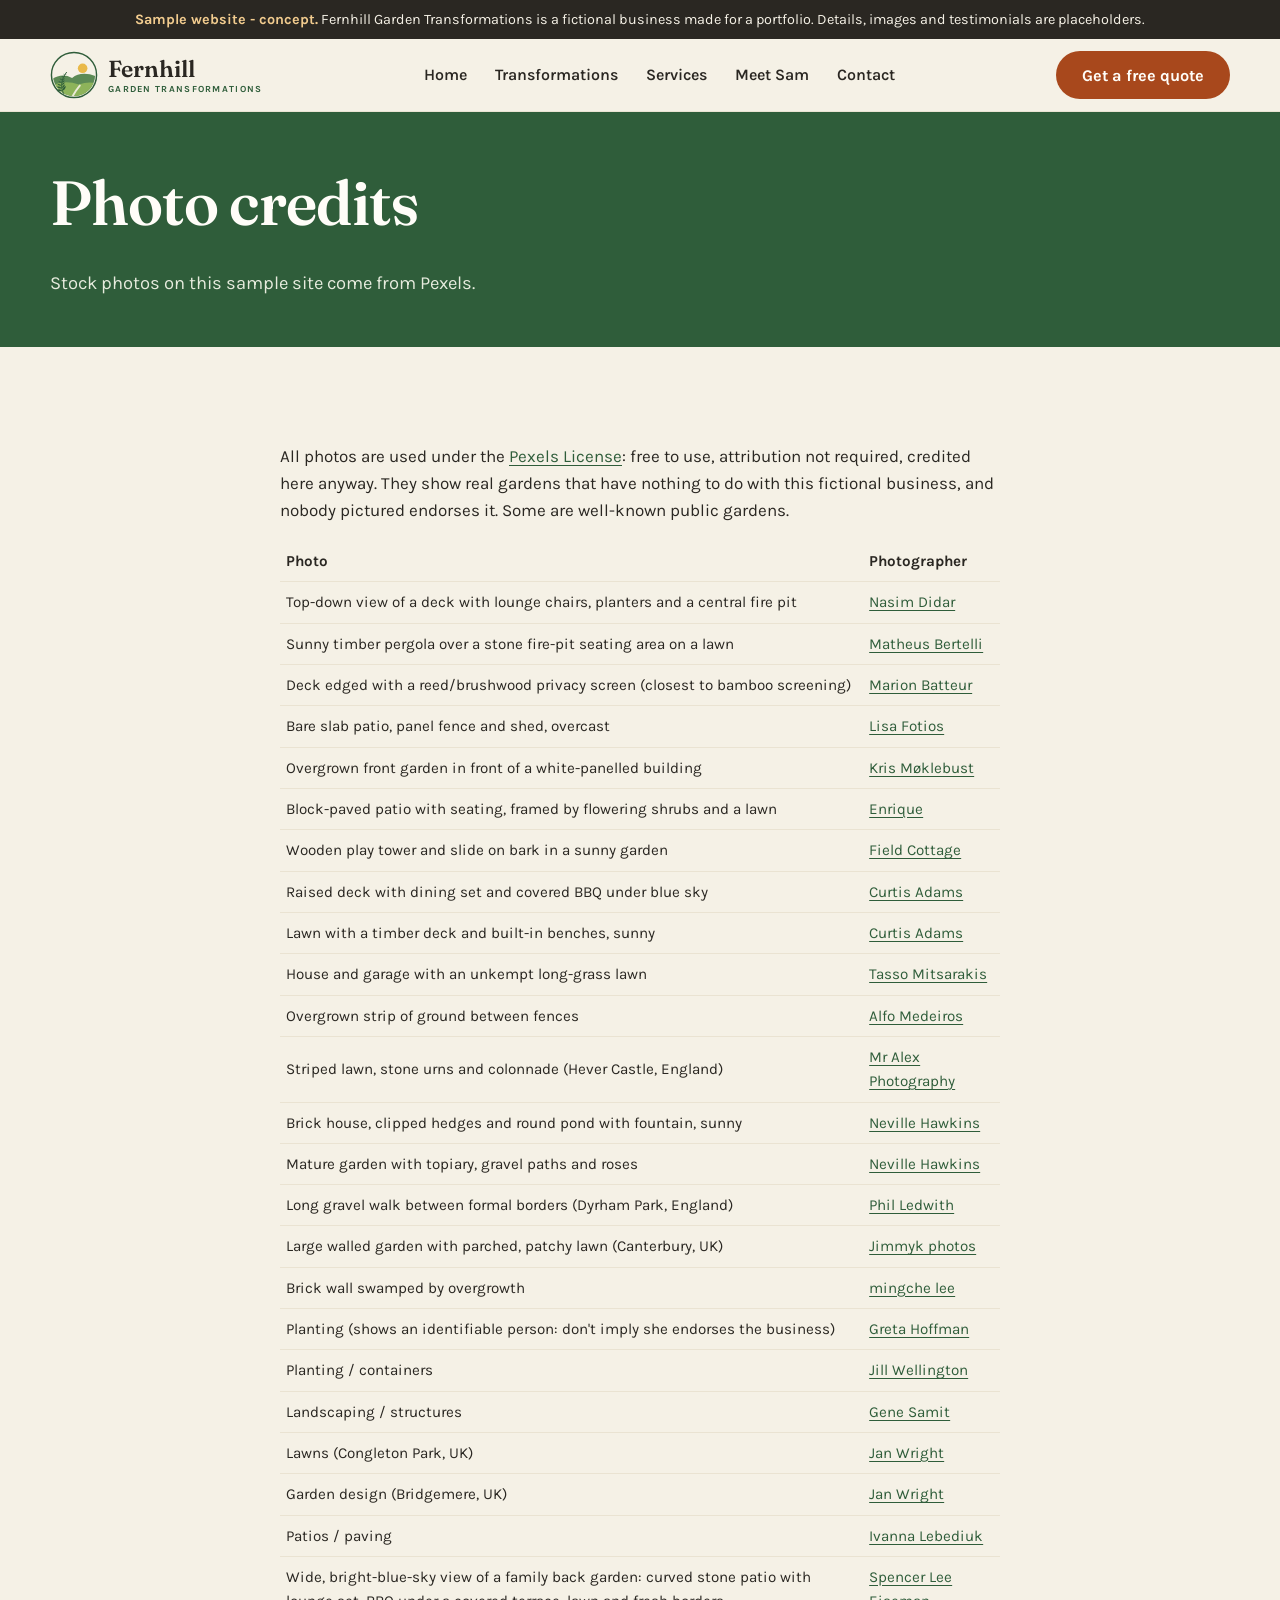
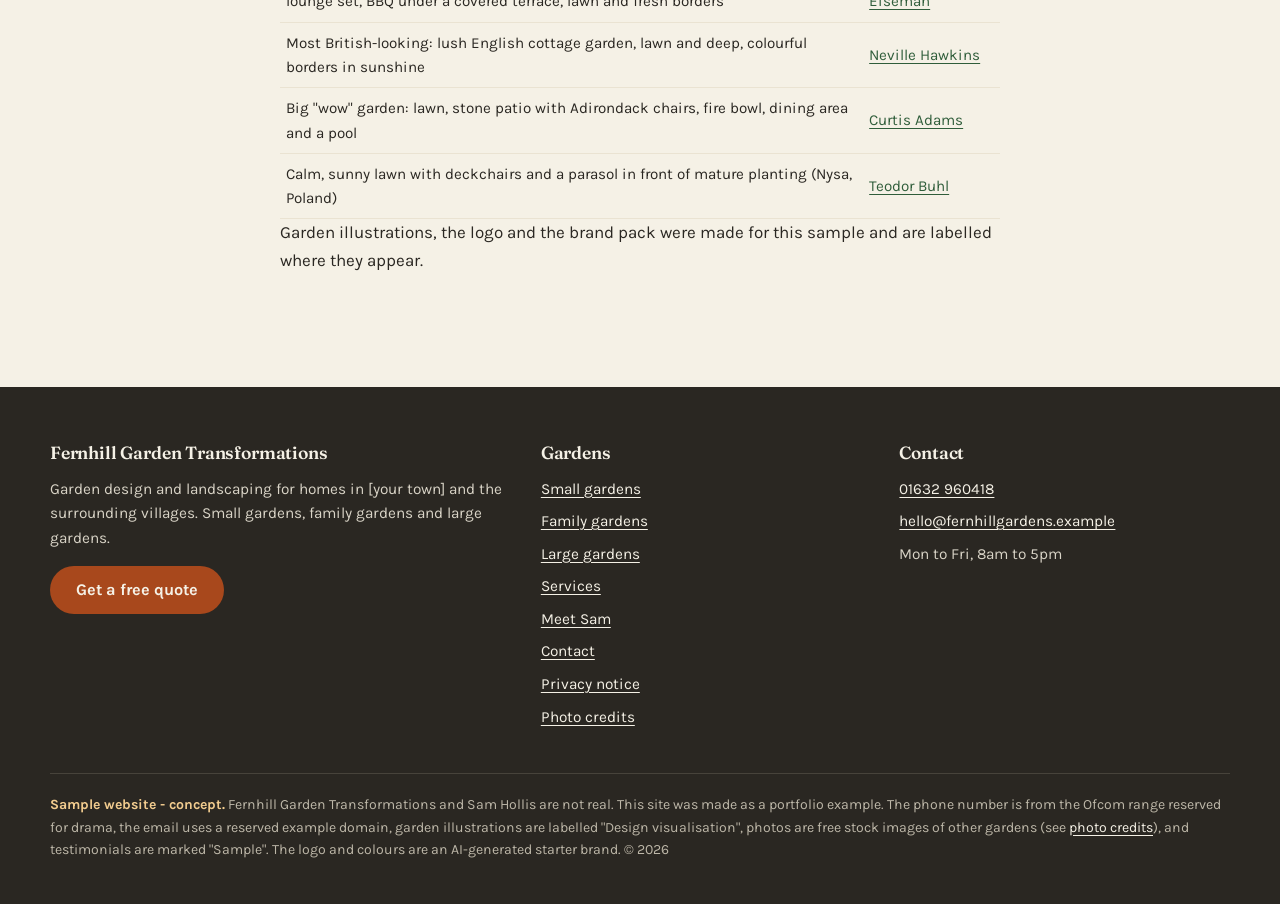
<file: credits.html>
<!doctype html>
<html lang="en-GB">
<head>
<meta charset="utf-8">
<meta name="viewport" content="width=device-width, initial-scale=1">
<title>Photo Credits | Fernhill Garden Transformations</title>
<meta name="description" content="Credits for the stock photos used on this sample website.">
<meta name="robots" content="noindex, nofollow">
<meta name="theme-color" content="#2F5D3A">
<meta property="og:title" content="Photo Credits | Fernhill Garden Transformations">
<meta property="og:description" content="Credits for the stock photos used on this sample website.">
<meta property="og:type" content="website">
<!-- og:url and og:image to be set to the live address at deploy time -->
<link rel="icon" href="images/favicon.svg" type="image/svg+xml">
<link rel="preload" href="fonts/fraunces-latin.woff2" as="font" type="font/woff2" crossorigin>
<link rel="preload" href="fonts/karla-latin.woff2" as="font" type="font/woff2" crossorigin>
<link rel="stylesheet" href="css/style.css">
</head>
<body>
<a class="skip" href="#main">Skip to content</a>
<div class="sample-banner" role="note"><strong>Sample website - concept.</strong> Fernhill Garden Transformations is a fictional business made for a portfolio. Details, images and testimonials are placeholders.</div>
<header class="site-header">
  <div class="wrap header-inner">
    <a class="brand" href="index.html" aria-label="Fernhill Garden Transformations home">
      <img src="images/favicon.svg" alt="" width="48" height="48">
      <span class="brand-name">Fernhill<small>GARDEN TRANSFORMATIONS</small></span>
    </a>
    <nav aria-label="Main">
      <button class="nav-toggle" type="button" aria-expanded="false" aria-controls="site-nav">Menu</button>
      <div class="site-nav" id="site-nav"><ul><li><a href="index.html">Home</a></li><li><a href="transformations.html">Transformations</a></li><li><a href="services.html">Services</a></li><li><a href="about.html">Meet Sam</a></li><li><a href="contact.html">Contact</a></li></ul></div>
    </nav>
    <a class="btn btn-primary header-cta" href="contact.html">Get a free quote</a>
  </div>
</header>
<main id="main">
<div class="page-hero"><div class="wrap"><h1>Photo credits</h1><p>Stock photos on this sample site come from Pexels.</p></div></div>
<section><div class="wrap prose">
<p>All photos are used under the <a href="https://www.pexels.com/license/">Pexels License</a>: free to use, attribution not required, credited here anyway. They show real gardens that have nothing to do with this fictional business, and nobody pictured endorses it. Some are well-known public gardens.</p>
<table class="credits"><thead><tr><th>Photo</th><th>Photographer</th></tr></thead><tbody><tr><td>Top-down view of a deck with lounge chairs, planters and a central fire pit</td><td><a href="https://www.pexels.com/photo/patio-with-fireplace-9584819/">Nasim Didar</a></td></tr><tr><td>Sunny timber pergola over a stone fire-pit seating area on a lawn</td><td><a href="https://www.pexels.com/photo/brown-wooden-gazebo-near-green-grass-field-13871294/">Matheus Bertelli</a></td></tr><tr><td>Deck edged with a reed/brushwood privacy screen (closest to bamboo screening)</td><td><a href="https://www.pexels.com/photo/wooden-deck-in-serene-forest-setting-33017851/">Marion Batteur</a></td></tr><tr><td>Bare slab patio, panel fence and shed, overcast</td><td><a href="https://www.pexels.com/photo/chairs-in-a-garden-22696514/">Lisa Fotios</a></td></tr><tr><td>Overgrown front garden in front of a white-panelled building</td><td><a href="https://www.pexels.com/photo/uncultivated-plants-growing-in-front-of-a-building-9722645/">Kris Møklebust</a></td></tr><tr><td>Block-paved patio with seating, framed by flowering shrubs and a lawn</td><td><a href="https://www.pexels.com/photo/view-of-a-garden-behind-the-house-25972319/">Enrique</a></td></tr><tr><td>Wooden play tower and slide on bark in a sunny garden</td><td><a href="https://www.pexels.com/photo/slide-on-a-playground-18957609/">Field Cottage</a></td></tr><tr><td>Raised deck with dining set and covered BBQ under blue sky</td><td><a href="https://www.pexels.com/photo/wooden-deck-with-table-and-chairs-12700434/">Curtis Adams</a></td></tr><tr><td>Lawn with a timber deck and built-in benches, sunny</td><td><a href="https://www.pexels.com/photo/brown-wooden-patio-in-the-backyard-of-a-house-8031887/">Curtis Adams</a></td></tr><tr><td>House and garage with an unkempt long-grass lawn</td><td><a href="https://www.pexels.com/photo/tall-grass-on-the-driveway-of-a-house-7912820/">Tasso Mitsarakis</a></td></tr><tr><td>Overgrown strip of ground between fences</td><td><a href="https://www.pexels.com/photo/abandoned-land-full-of-trees-and-green-grass-11573626/">Alfo Medeiros</a></td></tr><tr><td>Striped lawn, stone urns and colonnade (Hever Castle, England)</td><td><a href="https://www.pexels.com/photo/historic-garden-with-large-ornamental-urns-in-hever-34526461/">Mr Alex Photography</a></td></tr><tr><td>Brick house, clipped hedges and round pond with fountain, sunny</td><td><a href="https://www.pexels.com/photo/charming-english-garden-with-brick-house-37303817/">Neville Hawkins</a></td></tr><tr><td>Mature garden with topiary, gravel paths and roses</td><td><a href="https://www.pexels.com/photo/lush-green-garden-with-manicured-pathways-37302772/">Neville Hawkins</a></td></tr><tr><td>Long gravel walk between formal borders (Dyrham Park, England)</td><td><a href="https://www.pexels.com/photo/scenic-pathway-in-dyrham-park-gardens-england-39480951/">Phil Ledwith</a></td></tr><tr><td>Large walled garden with parched, patchy lawn (Canterbury, UK)</td><td><a href="https://www.pexels.com/photo/tranquil-english-garden-on-a-summer-day-38421901/">Jimmyk photos</a></td></tr><tr><td>Brick wall swamped by overgrowth</td><td><a href="https://www.pexels.com/photo/abandoned-brick-wall-overgrown-with-plants-36837538/">mingche lee</a></td></tr><tr><td>Planting (shows an identifiable person: don't imply she endorses the business)</td><td><a href="https://www.pexels.com/photo/woman-in-gloves-planting-seedling-7728054/">Greta Hoffman</a></td></tr><tr><td>Planting / containers</td><td><a href="https://www.pexels.com/photo/beautiful-flowers-on-pink-clay-pot-4944058/">Jill Wellington</a></td></tr><tr><td>Landscaping / structures</td><td><a href="https://www.pexels.com/photo/sunlit-wooden-pergola-with-lush-greenery-36410012/">Gene Samit</a></td></tr><tr><td>Lawns (Congleton Park, UK)</td><td><a href="https://www.pexels.com/photo/vibrant-flower-beds-in-congleton-park-40382453/">Jan Wright</a></td></tr><tr><td>Garden design (Bridgemere, UK)</td><td><a href="https://www.pexels.com/photo/vibrant-spring-tulip-garden-in-bridgemere-uk-37176850/">Jan Wright</a></td></tr><tr><td>Patios / paving</td><td><a href="https://www.pexels.com/photo/charming-outdoor-patio-with-brick-columns-and-greenery-35112960/">Ivanna Lebediuk</a></td></tr><tr><td>Wide, bright-blue-sky view of a family back garden: curved stone patio with lounge set, BBQ under a covered terrace, lawn and fresh borders</td><td><a href="https://www.pexels.com/photo/yard-of-detached-house-on-suburb-15369750/">Spencer Lee Eiseman</a></td></tr><tr><td>Most British-looking: lush English cottage garden, lawn and deep, colourful borders in sunshine</td><td><a href="https://www.pexels.com/photo/beautiful-english-cottage-garden-in-bloom-37441096/">Neville Hawkins</a></td></tr><tr><td>Big "wow" garden: lawn, stone patio with Adirondack chairs, fire bowl, dining area and a pool</td><td><a href="https://www.pexels.com/photo/pool-and-furniture-at-house-exterior-12700534/">Curtis Adams</a></td></tr><tr><td>Calm, sunny lawn with deckchairs and a parasol in front of mature planting (Nysa, Poland)</td><td><a href="https://www.pexels.com/photo/relaxing-garden-scene-with-loungers-and-umbrella-35539547/">Teodor Buhl</a></td></tr></tbody></table>
<p>Garden illustrations, the logo and the brand pack were made for this sample and are labelled where they appear.</p>
</div></section>
</main>
<footer class="site-footer">
  <div class="wrap">
    <div class="footer-grid">
      <div>
        <h2>Fernhill Garden Transformations</h2>
        <p>Garden design and landscaping for homes in [your town] and the surrounding villages. Small gardens, family gardens and large gardens.</p>
        <a class="btn btn-primary" href="contact.html">Get a free quote</a>
      </div>
      <div>
        <h2>Gardens</h2>
        <ul><li><a href="small-gardens.html">Small gardens</a></li><li><a href="family-gardens.html">Family gardens</a></li><li><a href="large-gardens.html">Large gardens</a></li><li><a href="services.html">Services</a></li><li><a href="about.html">Meet Sam</a></li><li><a href="contact.html">Contact</a></li><li><a href="privacy.html">Privacy notice</a></li><li><a href="credits.html">Photo credits</a></li></ul>
      </div>
      <div>
        <h2>Contact</h2>
        <ul>
          <li><a href="tel:+441632960418">01632 960418</a></li>
          <li><a href="mailto:hello@fernhillgardens.example">hello@fernhillgardens.example</a></li>
          <li>Mon to Fri, 8am to 5pm</li>
        </ul>
      </div>
    </div>
    <p class="footer-note"><strong>Sample website - concept.</strong> Fernhill Garden Transformations and Sam Hollis are not real. This site was made as a portfolio example. The phone number is from the Ofcom range reserved for drama, the email uses a reserved example domain, garden illustrations are labelled "Design visualisation", photos are free stock images of other gardens (see <a href="credits.html">photo credits</a>), and testimonials are marked "Sample". The logo and colours are an AI-generated starter brand. &copy; <span data-year>2026</span></p>
  </div>
</footer>
<div class="mobile-cta">
  <a class="btn btn-ghost" href="tel:+441632960418">Call</a>
  <a class="btn btn-primary" href="contact.html">Get a free quote</a>
</div>
<script src="js/main.js" defer></script>
</body>
</html>
</file>
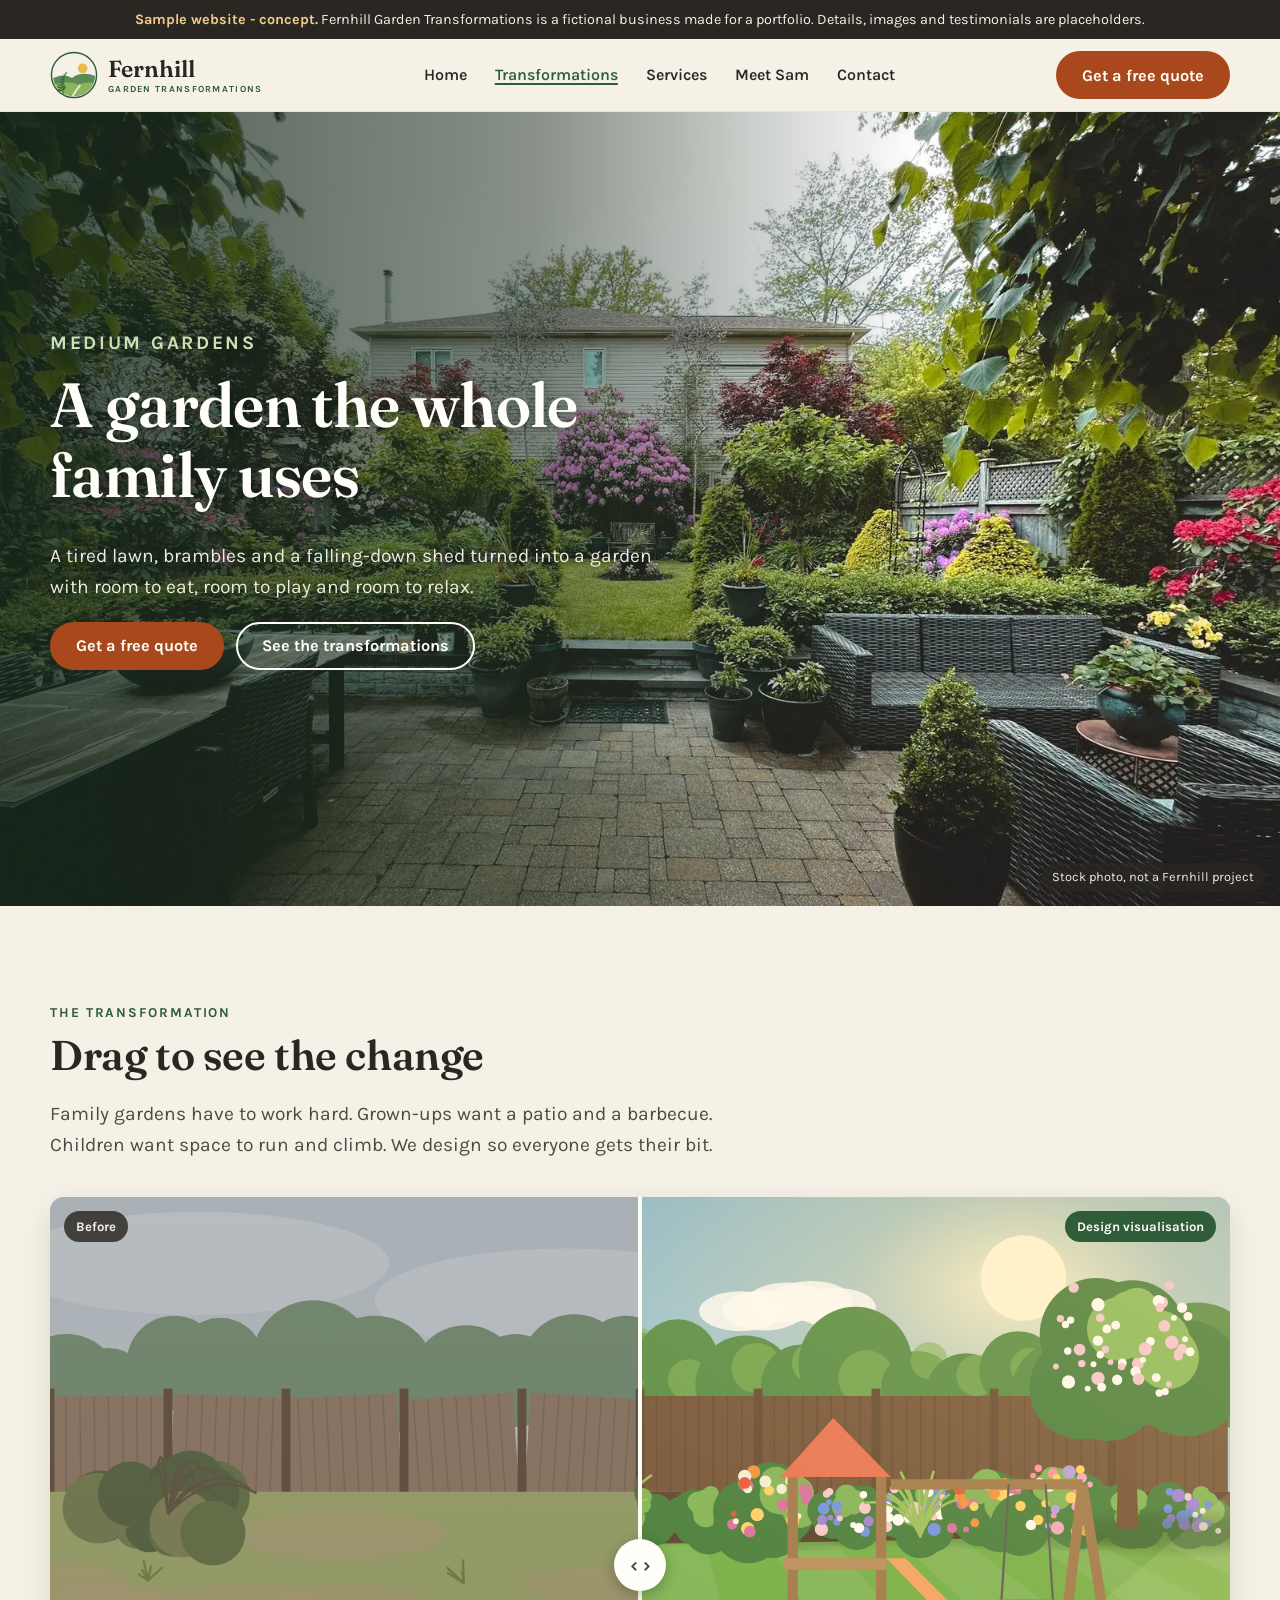
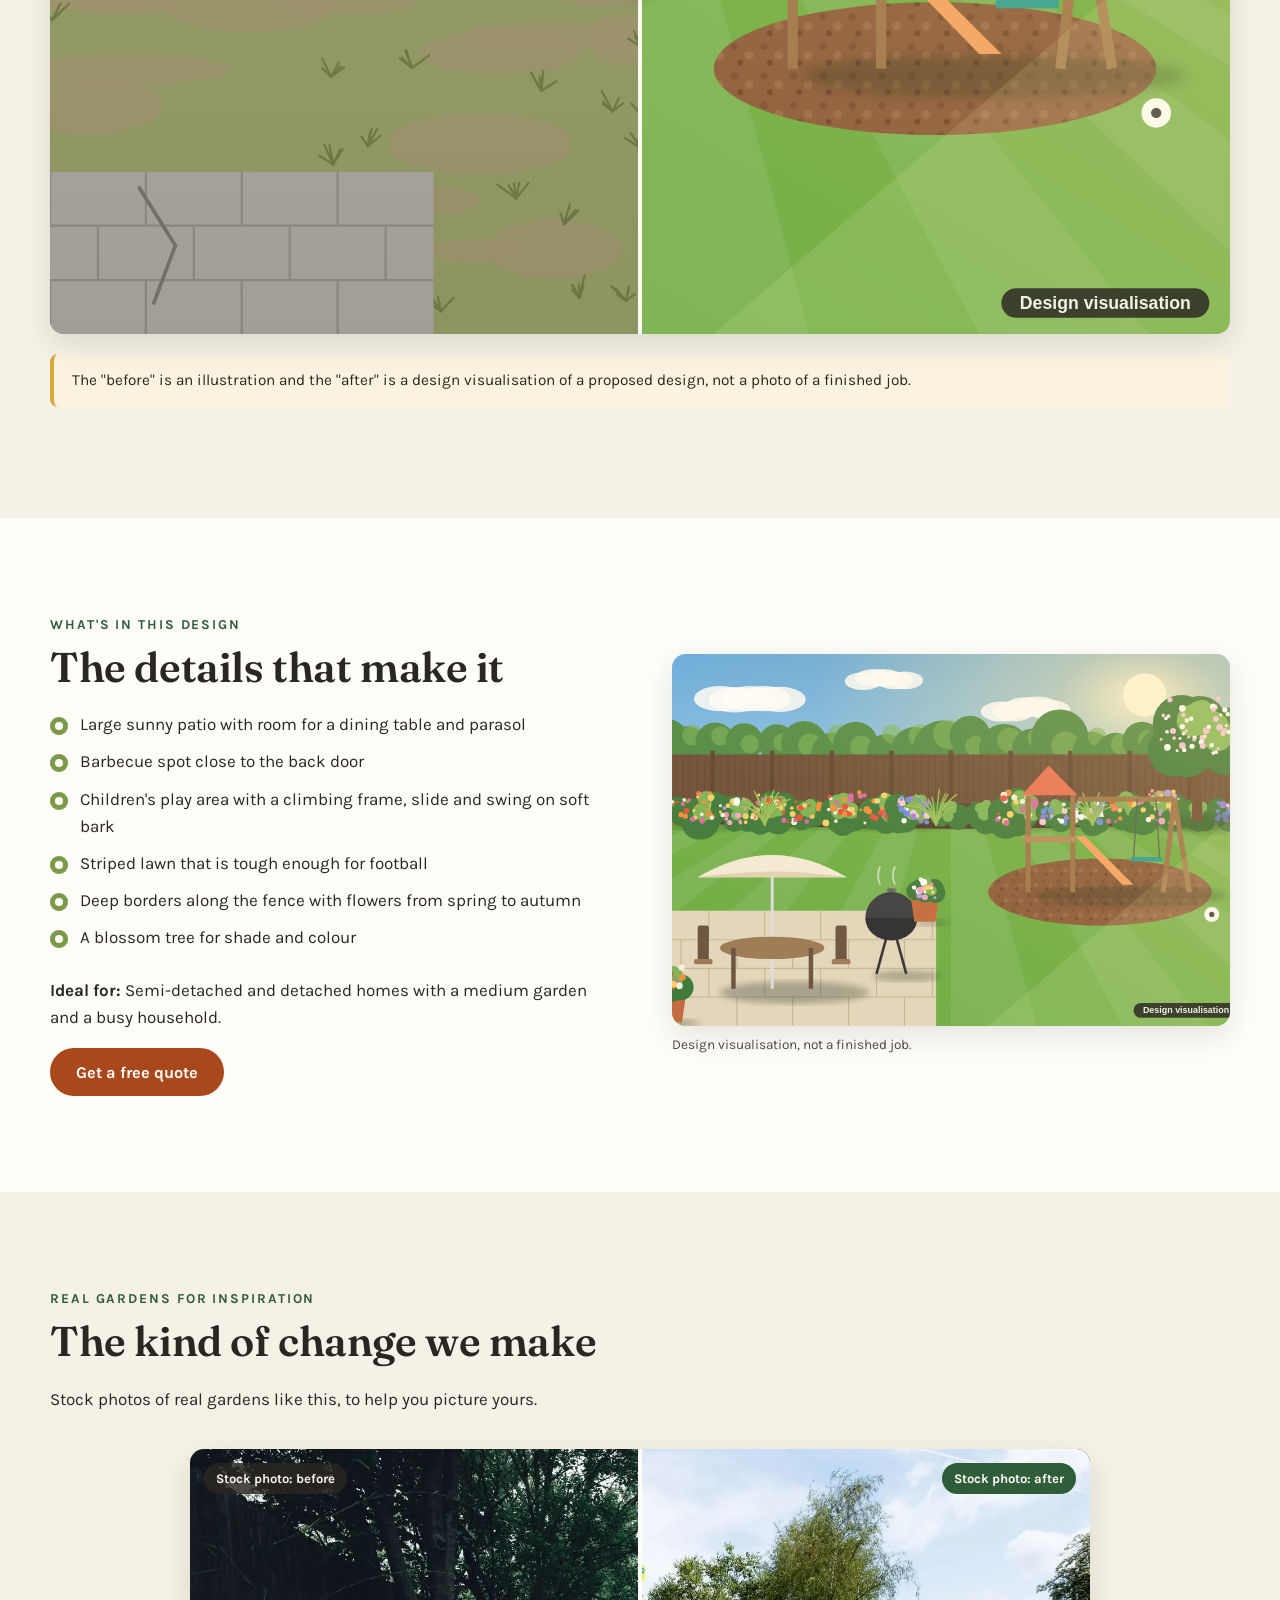
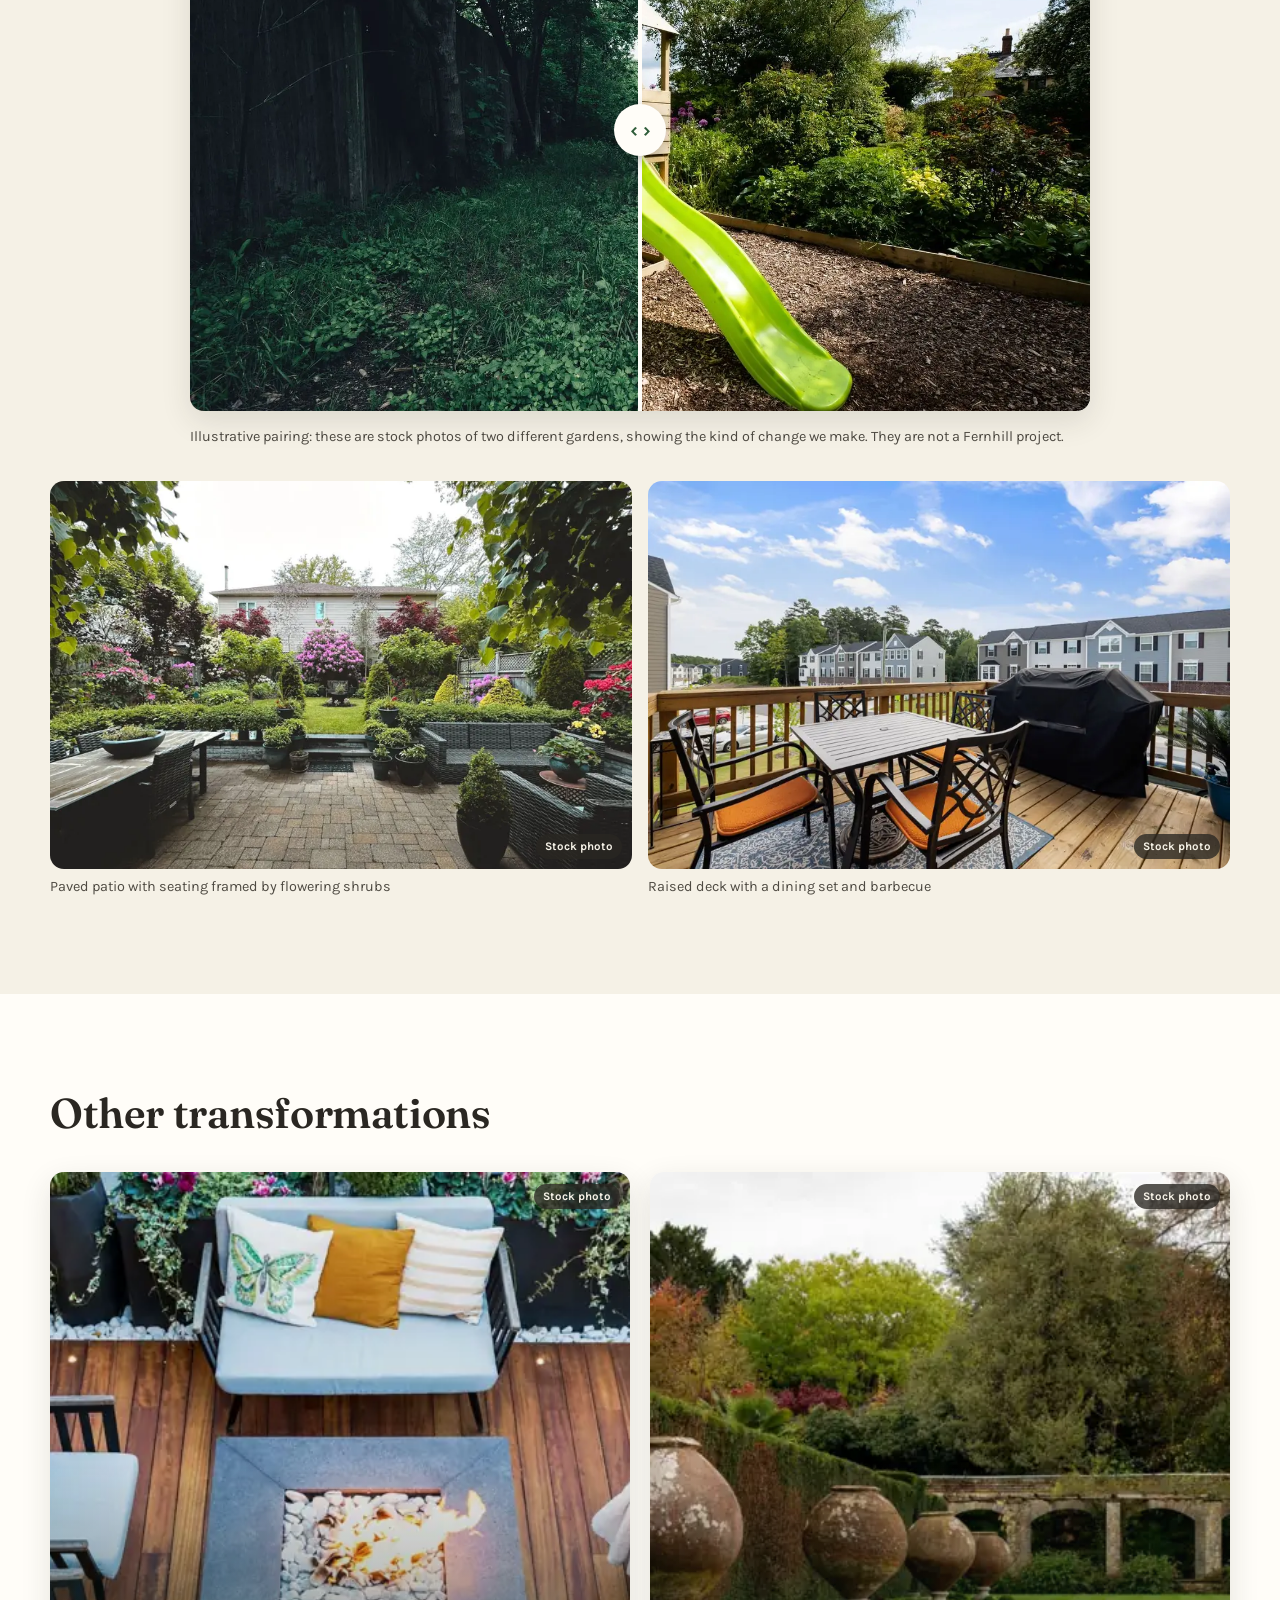
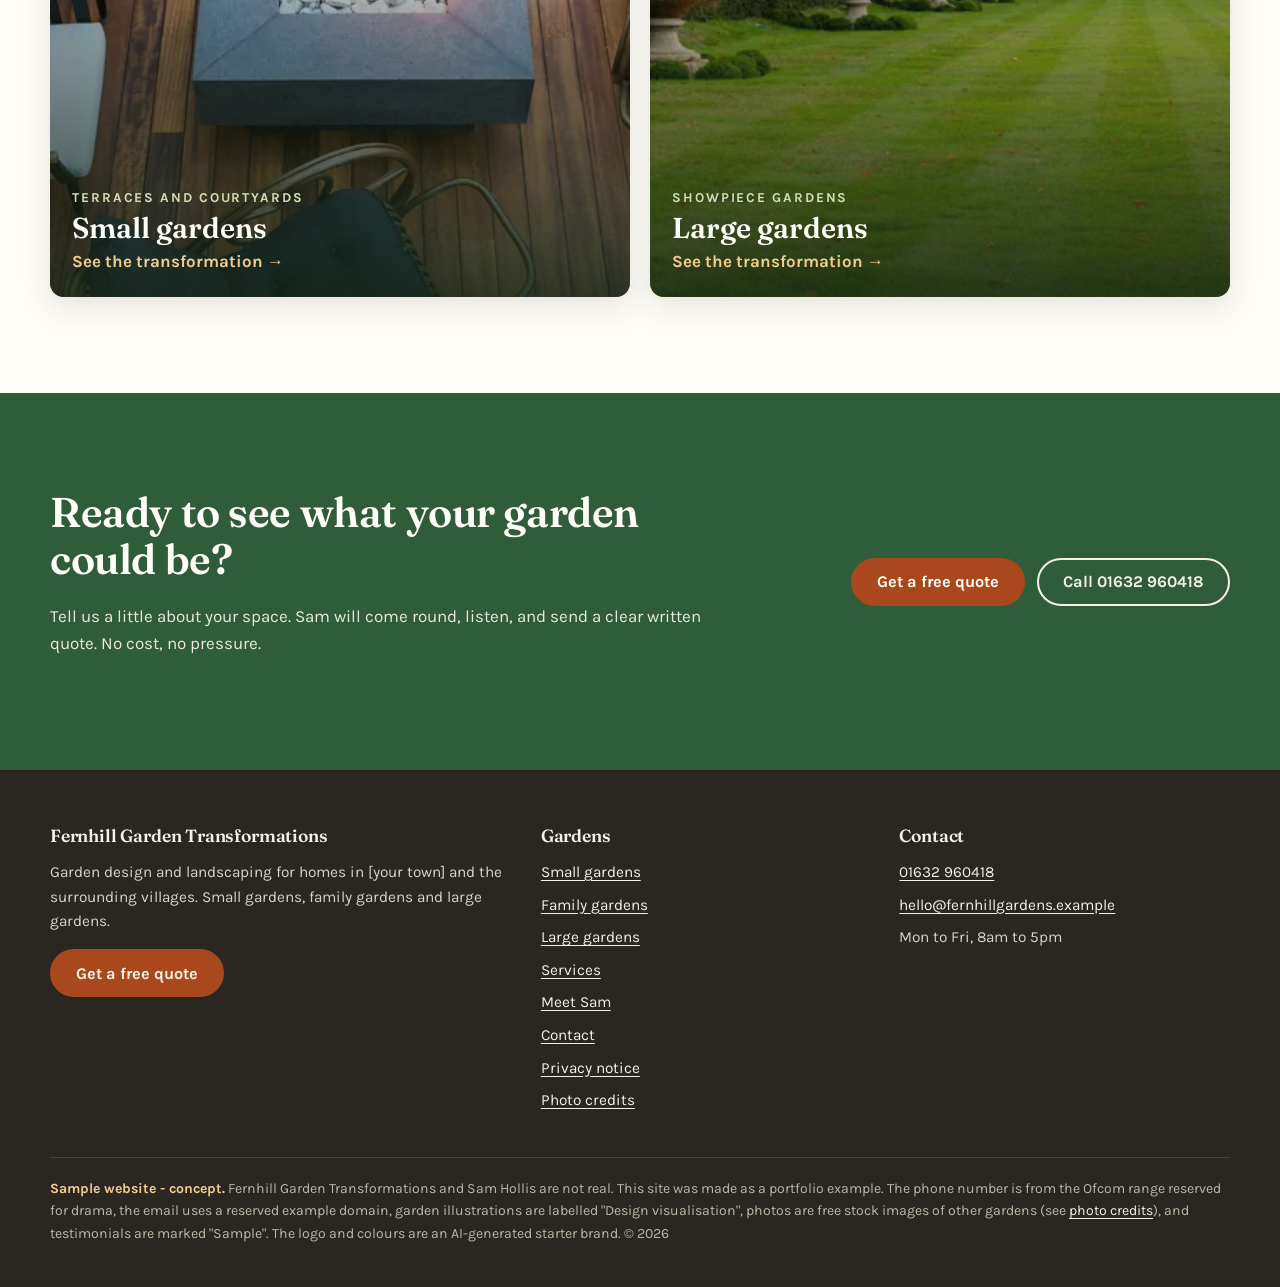
<file: family-gardens.html>
<!doctype html>
<html lang="en-GB">
<head>
<meta charset="utf-8">
<meta name="viewport" content="width=device-width, initial-scale=1">
<title>Family gardens: A garden the whole family uses | Fernhill</title>
<meta name="description" content="A tired lawn, brambles and a falling-down shed turned into a garden with room to eat, room to play and room to relax. Sample website.">
<meta name="robots" content="noindex, nofollow">
<meta name="theme-color" content="#2F5D3A">
<meta property="og:title" content="Family gardens: A garden the whole family uses | Fernhill">
<meta property="og:description" content="A tired lawn, brambles and a falling-down shed turned into a garden with room to eat, room to play and room to relax. Sample website.">
<meta property="og:type" content="website">
<!-- og:url and og:image to be set to the live address at deploy time -->
<link rel="icon" href="images/favicon.svg" type="image/svg+xml">
<link rel="preload" href="fonts/fraunces-latin.woff2" as="font" type="font/woff2" crossorigin>
<link rel="preload" href="fonts/karla-latin.woff2" as="font" type="font/woff2" crossorigin>
<link rel="stylesheet" href="css/style.css">
</head>
<body>
<a class="skip" href="#main">Skip to content</a>
<div class="sample-banner" role="note"><strong>Sample website - concept.</strong> Fernhill Garden Transformations is a fictional business made for a portfolio. Details, images and testimonials are placeholders.</div>
<header class="site-header">
  <div class="wrap header-inner">
    <a class="brand" href="index.html" aria-label="Fernhill Garden Transformations home">
      <img src="images/favicon.svg" alt="" width="48" height="48">
      <span class="brand-name">Fernhill<small>GARDEN TRANSFORMATIONS</small></span>
    </a>
    <nav aria-label="Main">
      <button class="nav-toggle" type="button" aria-expanded="false" aria-controls="site-nav">Menu</button>
      <div class="site-nav" id="site-nav"><ul><li><a href="index.html">Home</a></li><li><a href="transformations.html" aria-current="page">Transformations</a></li><li><a href="services.html">Services</a></li><li><a href="about.html">Meet Sam</a></li><li><a href="contact.html">Contact</a></li></ul></div>
    </nav>
    <a class="btn btn-primary header-cta" href="contact.html">Get a free quote</a>
  </div>
</header>
<main id="main">
<section class="hero " aria-labelledby="hero-title">
  <div class="hero-media"><img src="images/photos/medium-after-patio-borders-800.webp" srcset="images/photos/medium-after-patio-borders-800.webp 800w, images/photos/medium-after-patio-borders.webp 1600w" sizes="100vw" alt="" width="1600" height="1066" fetchpriority="high"></div>
  <div class="wrap hero-inner">
    <p class="eyebrow">Medium gardens</p>
    <h1 id="hero-title">A garden the whole family uses</h1>
    <p>A tired lawn, brambles and a falling-down shed turned into a garden with room to eat, room to play and room to relax.</p>
    <div class="btn-row"><a class="btn btn-primary" href="contact.html">Get a free quote</a><a class="btn btn-ghost" href="transformations.html">See the transformations</a></div>
    
  </div>
  <span class="vis-note">Stock photo, not a Fernhill project</span>
</section>
<section aria-labelledby="ba-title">
  <div class="wrap">
    <div class="section-head"><p class="eyebrow">The transformation</p><h2 id="ba-title">Drag to see the change</h2><p class="lead">Family gardens have to work hard. Grown-ups want a patio and a barbecue. Children want space to run and climb. We design so everyone gets their bit.</p></div>
    <div class="ba">
  <img class="ba-before" src="images/family-garden-before.svg" alt="Illustration of a family garden before: patchy lawn, brambles, a leaning fence and a collapsing shed" width="1600" height="1000" loading="lazy">
  <img class="ba-after" src="images/family-garden-after.svg" alt="Design visualisation of the same family garden: patio with barbecue and parasol, striped lawn, play area with climbing frame and swing, colourful borders" width="1600" height="1000" loading="lazy">
  <span class="ba-tag before">Before</span><span class="ba-tag after">Design visualisation</span>
  <input type="range" min="0" max="100" value="50" aria-label="Family gardens: drag to reveal more of the before or the design visualisation">
  <span class="ba-handle" aria-hidden="true"></span>
</div>
    <p class="notice" style="margin-top:20px">The "before" is an illustration and the "after" is a design visualisation of a proposed design, not a photo of a finished job.</p>
  </div>
</section>
<section class="alt" aria-labelledby="feat-title">
  <div class="wrap split">
    <div>
      <p class="eyebrow">What's in this design</p>
      <h2 id="feat-title">The details that make it</h2>
      <ul class="ticks"><li>Large sunny patio with room for a dining table and parasol</li><li>Barbecue spot close to the back door</li><li>Children's play area with a climbing frame, slide and swing on soft bark</li><li>Striped lawn that is tough enough for football</li><li>Deep borders along the fence with flowers from spring to autumn</li><li>A blossom tree for shade and colour</li></ul>
      <p><strong>Ideal for:</strong> Semi-detached and detached homes with a medium garden and a busy household.</p>
      <a class="btn btn-primary" href="contact.html">Get a free quote</a>
    </div>
    <figure><img src="images/family-garden-after.svg" alt="Design visualisation of the same family garden: patio with barbecue and parasol, striped lawn, play area with climbing frame and swing, colourful borders" width="1600" height="1000" loading="lazy"><figcaption>Design visualisation, not a finished job.</figcaption></figure>
  </div>
</section>
<section aria-labelledby="photo-title">
  <div class="wrap">
    <div class="section-head"><p class="eyebrow">Real gardens for inspiration</p><h2 id="photo-title">The kind of change we make</h2><p>Stock photos of real gardens like this, to help you picture yours.</p></div>
    <div class="photo-pair"><div class="ba">
  <img class="ba-before" src="images/photos/medium-before-overgrown-strip.webp" alt="Stock photo of an overgrown strip of garden between dark fences" width="1600" height="1066" loading="lazy">
  <img class="ba-after" src="images/photos/medium-after-play-area.webp" alt="Stock photo of a wooden play tower with a green slide on bark in a sunny garden" width="1600" height="1066" loading="lazy">
  <span class="ba-tag before">Stock photo: before</span><span class="ba-tag after">Stock photo: after</span>
  <input type="range" min="0" max="100" value="50" aria-label="Family gardens photos: drag to compare two stock photos">
  <span class="ba-handle" aria-hidden="true"></span>
</div>
<p class="form-note">Illustrative pairing: these are stock photos of two different gardens, showing the kind of change we make. They are not a Fernhill project.</p></div>
    <div class="gallery"><figure><span class="photo "><img src="images/photos/medium-after-patio-borders-800.webp" srcset="images/photos/medium-after-patio-borders-800.webp 800w, images/photos/medium-after-patio-borders.webp 1600w" sizes="(min-width: 900px) 33vw, 100vw" alt="Paved patio with seating framed by flowering shrubs" width="1600" height="1066" loading="lazy"><span class="img-tag">Stock photo</span></span><figcaption>Paved patio with seating framed by flowering shrubs</figcaption></figure><figure><span class="photo "><img src="images/photos/medium-after-deck-bbq-800.webp" srcset="images/photos/medium-after-deck-bbq-800.webp 800w, images/photos/medium-after-deck-bbq.webp 1600w" sizes="(min-width: 900px) 33vw, 100vw" alt="Raised deck with a dining set and barbecue" width="1600" height="1066" loading="lazy"><span class="img-tag">Stock photo</span></span><figcaption>Raised deck with a dining set and barbecue</figcaption></figure></div>
  </div>
</section>
<section class="alt" aria-labelledby="more-title">
  <div class="wrap">
    <div class="section-head"><h2 id="more-title">Other transformations</h2></div>
    <div class="type-cards two"><a class="type-card" href="small-gardens.html"><span class="photo "><img src="images/photos/small-after-firepit-deck-800.webp" srcset="images/photos/small-after-firepit-deck-800.webp 800w, images/photos/small-after-firepit-deck.webp 1600w" sizes="(min-width: 900px) 33vw, 100vw" alt="" width="1600" height="1066" loading="lazy"><span class="img-tag">Stock photo</span></span><span class="type-card-body"><span class="eyebrow">Terraces and courtyards</span><span class="type-card-title">Small gardens</span><span class="type-card-link">See the transformation →</span></span></a><a class="type-card" href="large-gardens.html"><span class="photo "><img src="images/photos/large-after-striped-lawn-800.webp" srcset="images/photos/large-after-striped-lawn-800.webp 800w, images/photos/large-after-striped-lawn.webp 1600w" sizes="(min-width: 900px) 33vw, 100vw" alt="" width="1600" height="1066" loading="lazy"><span class="img-tag">Stock photo</span></span><span class="type-card-body"><span class="eyebrow">Showpiece gardens</span><span class="type-card-title">Large gardens</span><span class="type-card-link">See the transformation →</span></span></a></div></div></section><section class="cta-band">
  <div class="wrap cta-inner">
    <div><h2>Ready to see what your garden could be?</h2><p>Tell us a little about your space. Sam will come round, listen, and send a clear written quote. No cost, no pressure.</p></div>
    <div class="btn-row"><a class="btn btn-primary" href="contact.html">Get a free quote</a><a class="btn btn-light" href="tel:+441632960418">Call 01632 960418</a></div>
  </div>
</section>
</main>
<footer class="site-footer">
  <div class="wrap">
    <div class="footer-grid">
      <div>
        <h2>Fernhill Garden Transformations</h2>
        <p>Garden design and landscaping for homes in [your town] and the surrounding villages. Small gardens, family gardens and large gardens.</p>
        <a class="btn btn-primary" href="contact.html">Get a free quote</a>
      </div>
      <div>
        <h2>Gardens</h2>
        <ul><li><a href="small-gardens.html">Small gardens</a></li><li><a href="family-gardens.html">Family gardens</a></li><li><a href="large-gardens.html">Large gardens</a></li><li><a href="services.html">Services</a></li><li><a href="about.html">Meet Sam</a></li><li><a href="contact.html">Contact</a></li><li><a href="privacy.html">Privacy notice</a></li><li><a href="credits.html">Photo credits</a></li></ul>
      </div>
      <div>
        <h2>Contact</h2>
        <ul>
          <li><a href="tel:+441632960418">01632 960418</a></li>
          <li><a href="mailto:hello@fernhillgardens.example">hello@fernhillgardens.example</a></li>
          <li>Mon to Fri, 8am to 5pm</li>
        </ul>
      </div>
    </div>
    <p class="footer-note"><strong>Sample website - concept.</strong> Fernhill Garden Transformations and Sam Hollis are not real. This site was made as a portfolio example. The phone number is from the Ofcom range reserved for drama, the email uses a reserved example domain, garden illustrations are labelled "Design visualisation", photos are free stock images of other gardens (see <a href="credits.html">photo credits</a>), and testimonials are marked "Sample". The logo and colours are an AI-generated starter brand. &copy; <span data-year>2026</span></p>
  </div>
</footer>
<div class="mobile-cta">
  <a class="btn btn-ghost" href="tel:+441632960418">Call</a>
  <a class="btn btn-primary" href="contact.html">Get a free quote</a>
</div>
<script src="js/main.js" defer></script>
</body>
</html>
</file>
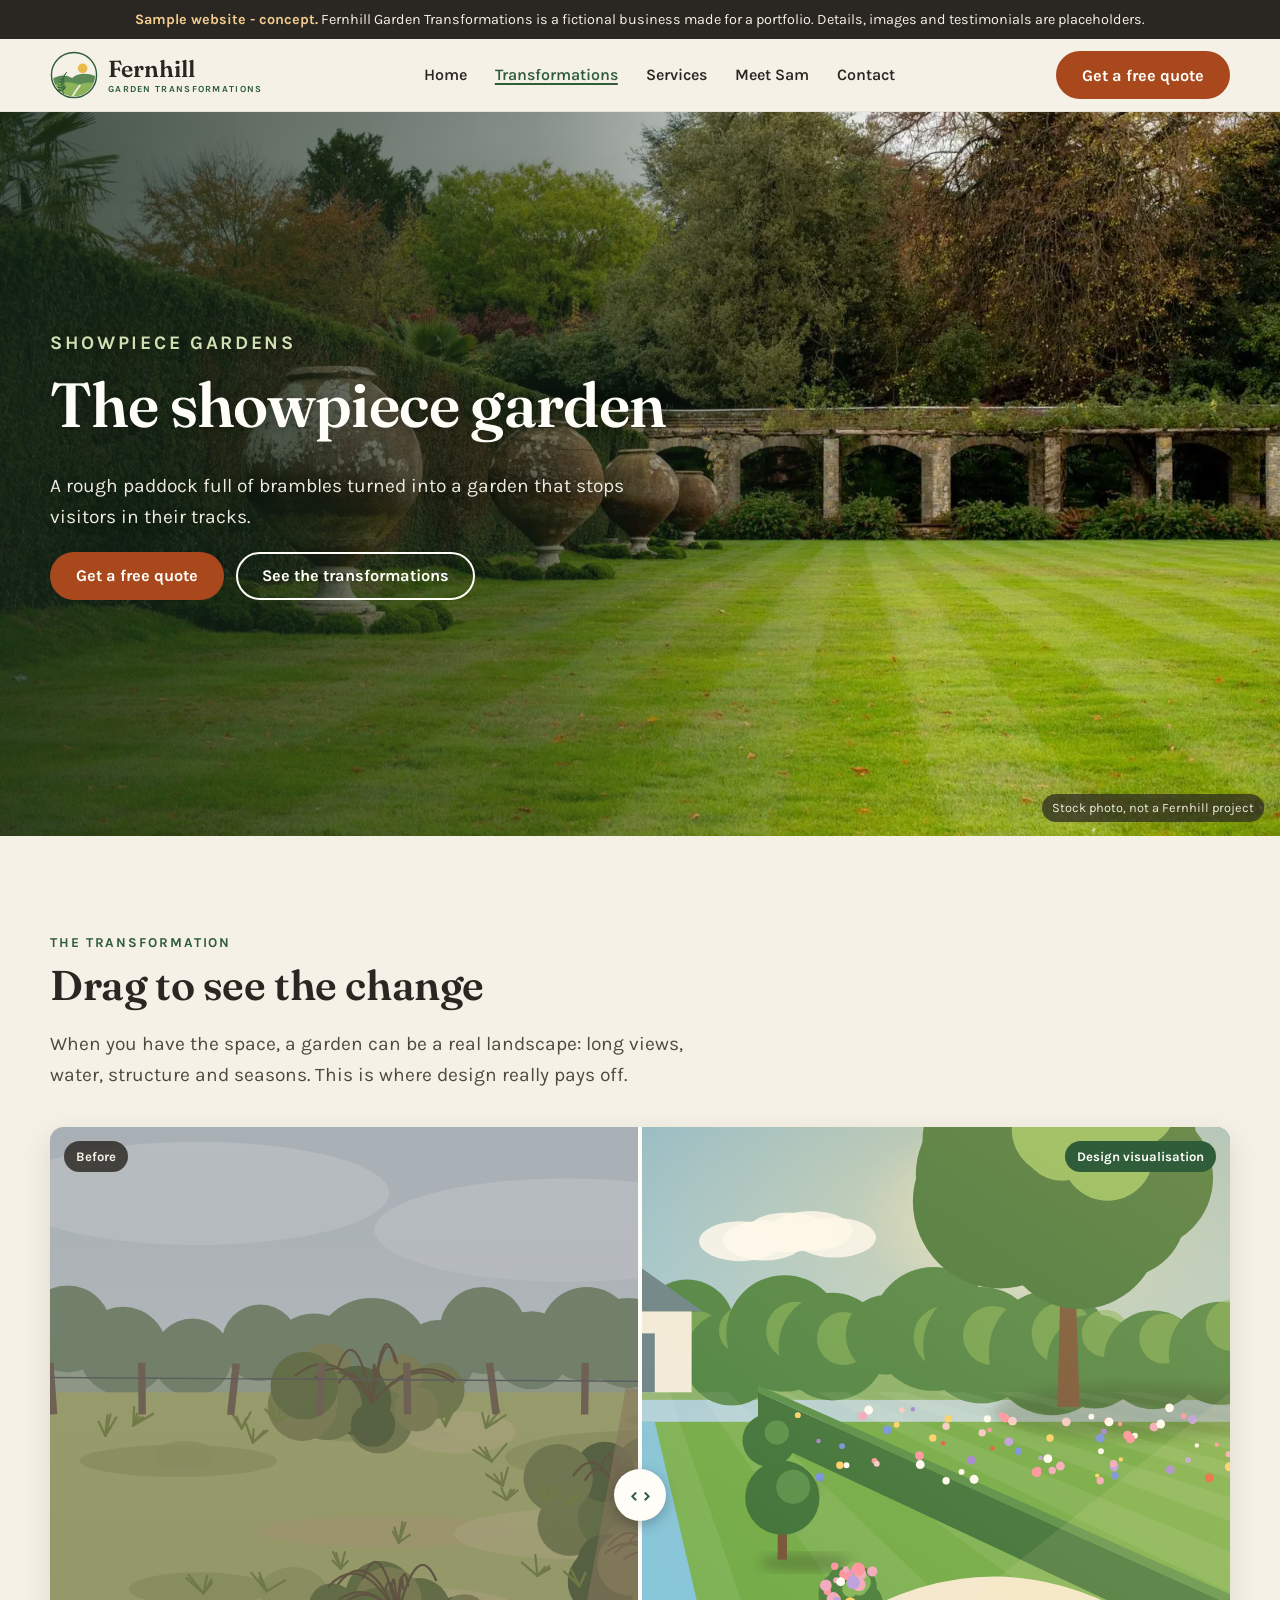
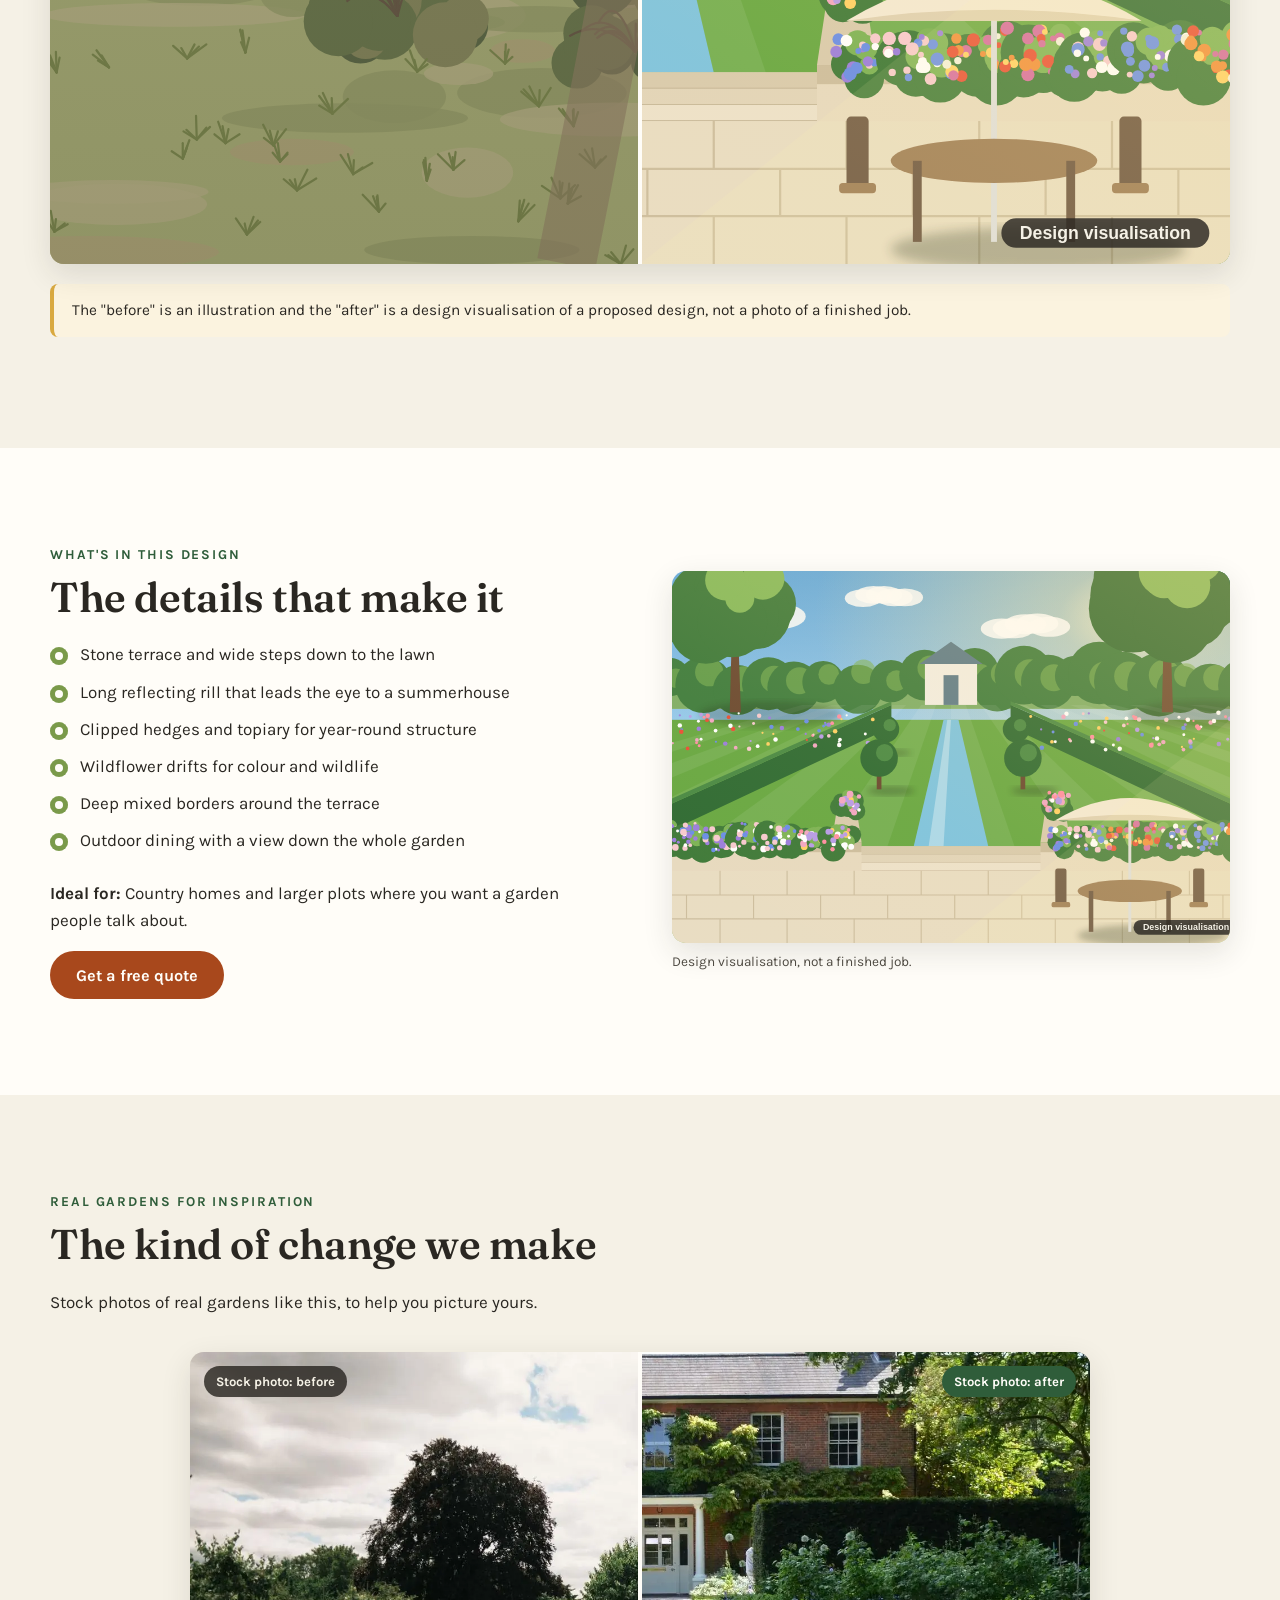
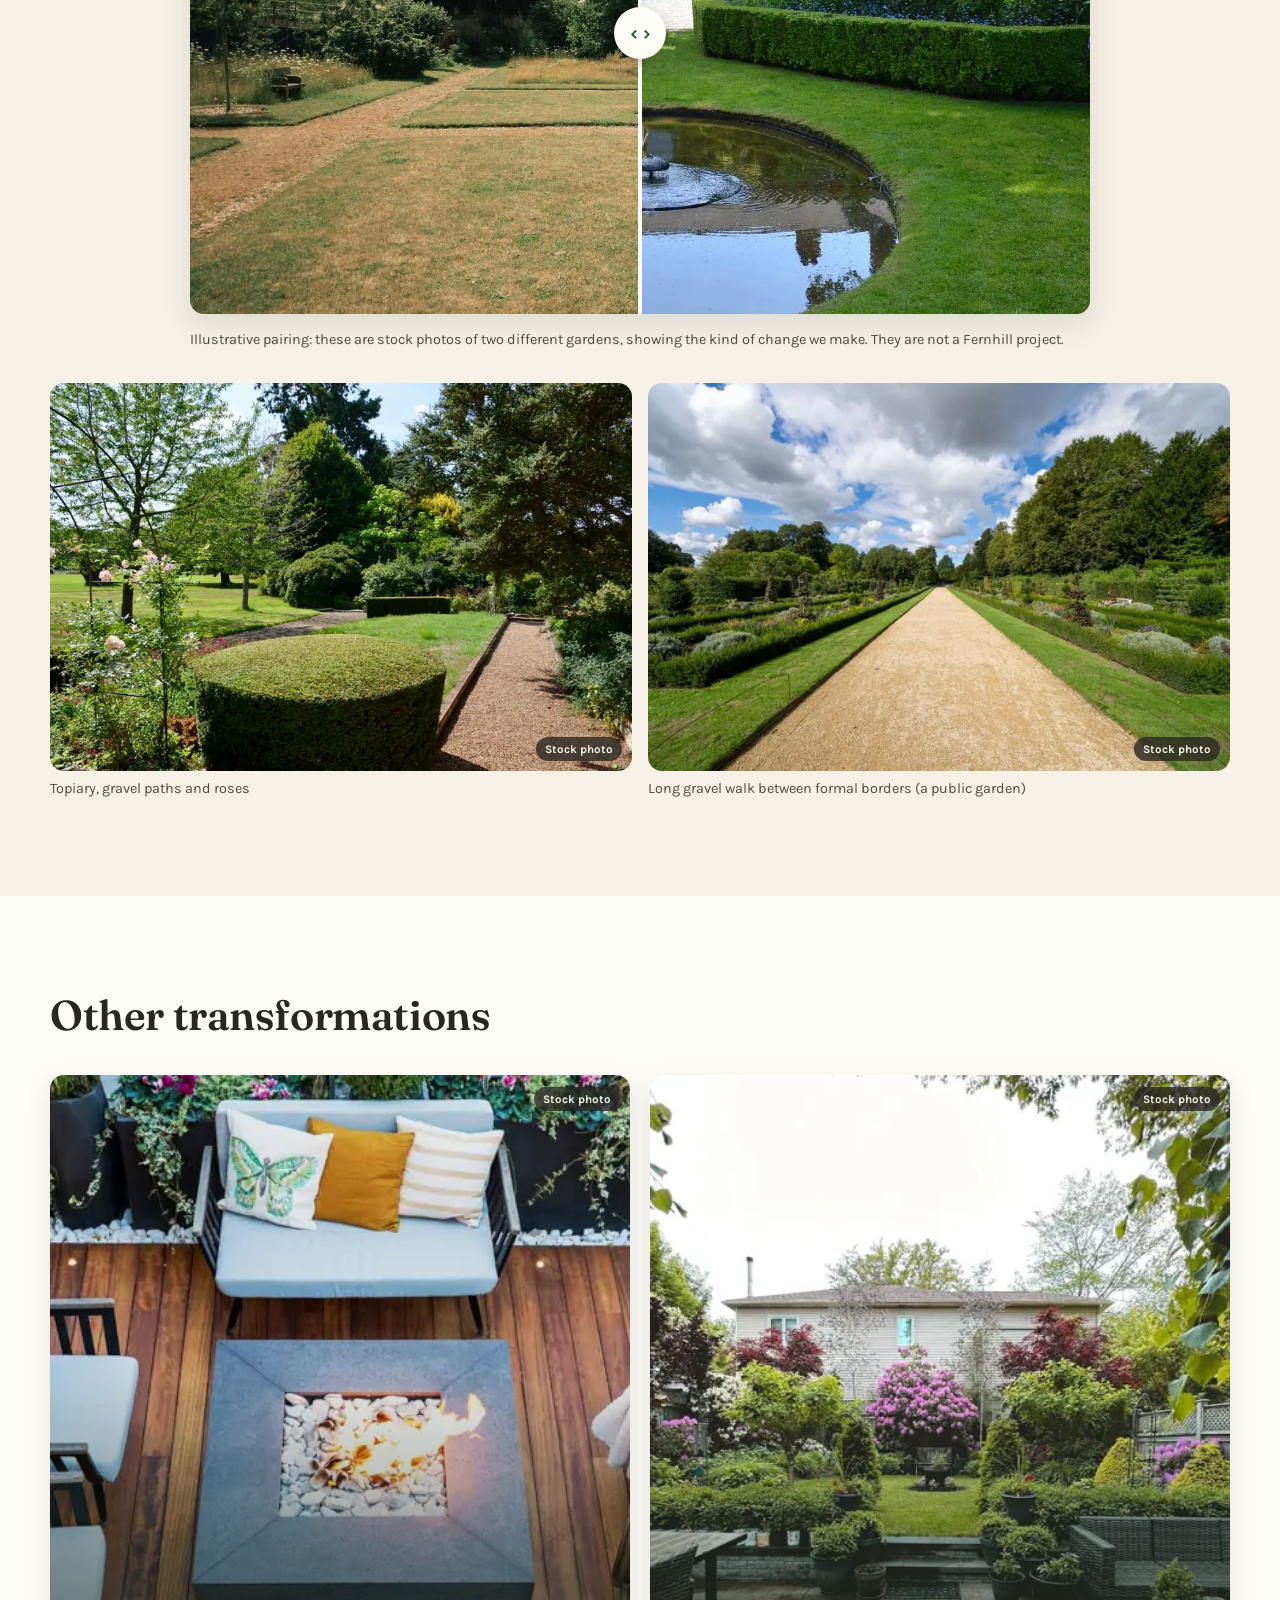
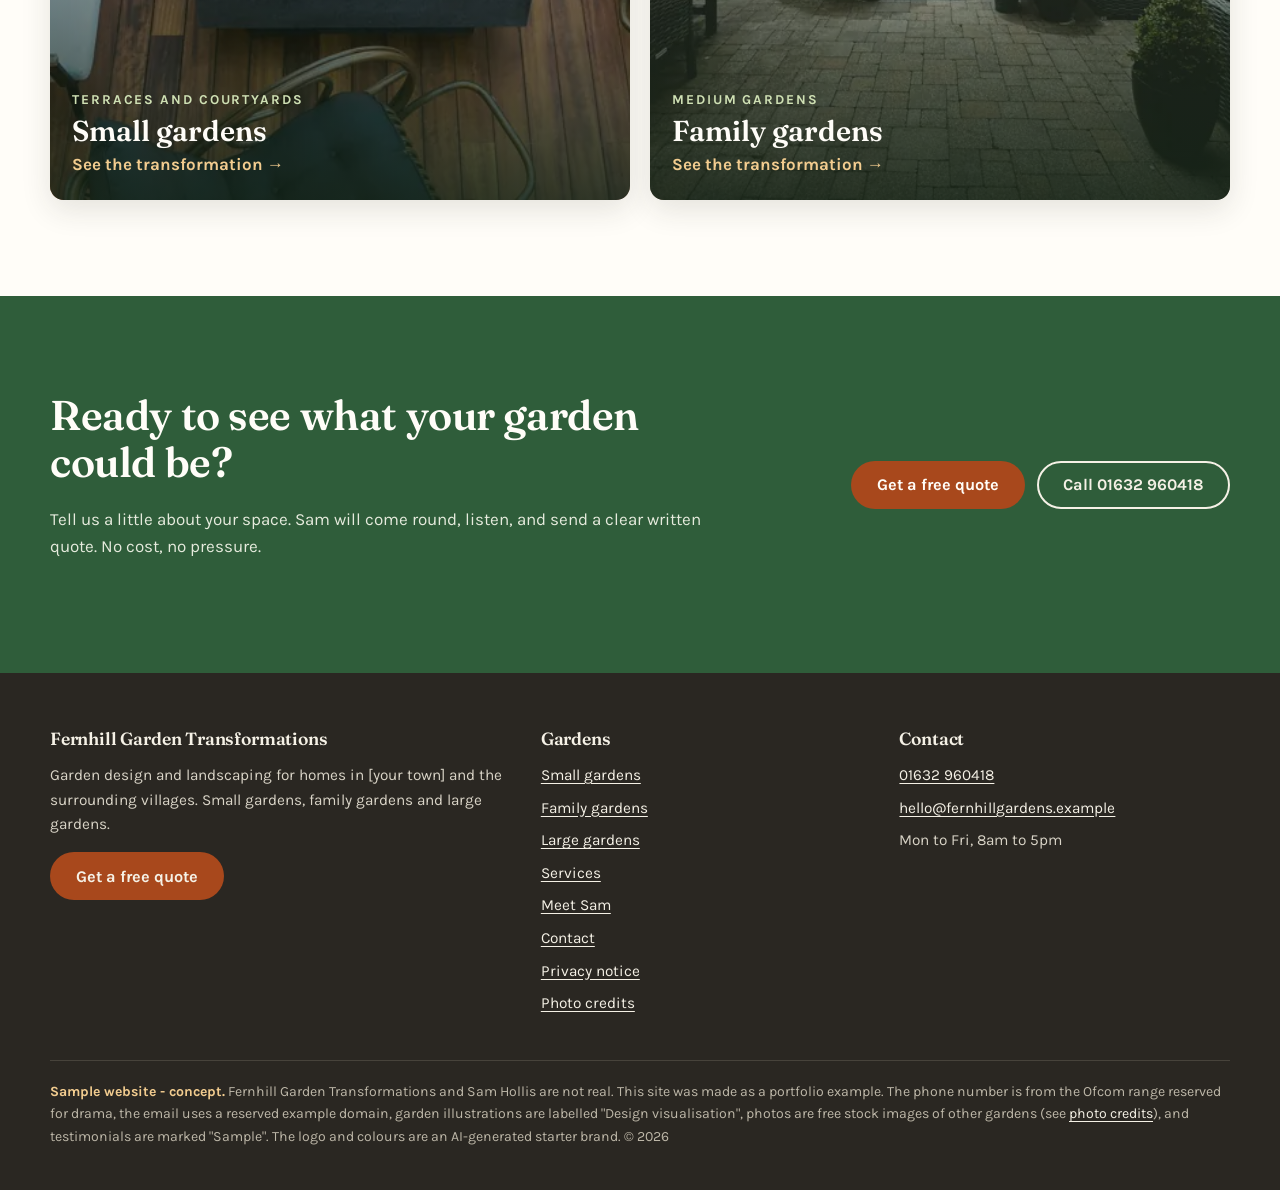
<file: large-gardens.html>
<!doctype html>
<html lang="en-GB">
<head>
<meta charset="utf-8">
<meta name="viewport" content="width=device-width, initial-scale=1">
<title>Large gardens: The showpiece garden | Fernhill</title>
<meta name="description" content="A rough paddock full of brambles turned into a garden that stops visitors in their tracks. Sample website.">
<meta name="robots" content="noindex, nofollow">
<meta name="theme-color" content="#2F5D3A">
<meta property="og:title" content="Large gardens: The showpiece garden | Fernhill">
<meta property="og:description" content="A rough paddock full of brambles turned into a garden that stops visitors in their tracks. Sample website.">
<meta property="og:type" content="website">
<!-- og:url and og:image to be set to the live address at deploy time -->
<link rel="icon" href="images/favicon.svg" type="image/svg+xml">
<link rel="preload" href="fonts/fraunces-latin.woff2" as="font" type="font/woff2" crossorigin>
<link rel="preload" href="fonts/karla-latin.woff2" as="font" type="font/woff2" crossorigin>
<link rel="stylesheet" href="css/style.css">
</head>
<body>
<a class="skip" href="#main">Skip to content</a>
<div class="sample-banner" role="note"><strong>Sample website - concept.</strong> Fernhill Garden Transformations is a fictional business made for a portfolio. Details, images and testimonials are placeholders.</div>
<header class="site-header">
  <div class="wrap header-inner">
    <a class="brand" href="index.html" aria-label="Fernhill Garden Transformations home">
      <img src="images/favicon.svg" alt="" width="48" height="48">
      <span class="brand-name">Fernhill<small>GARDEN TRANSFORMATIONS</small></span>
    </a>
    <nav aria-label="Main">
      <button class="nav-toggle" type="button" aria-expanded="false" aria-controls="site-nav">Menu</button>
      <div class="site-nav" id="site-nav"><ul><li><a href="index.html">Home</a></li><li><a href="transformations.html" aria-current="page">Transformations</a></li><li><a href="services.html">Services</a></li><li><a href="about.html">Meet Sam</a></li><li><a href="contact.html">Contact</a></li></ul></div>
    </nav>
    <a class="btn btn-primary header-cta" href="contact.html">Get a free quote</a>
  </div>
</header>
<main id="main">
<section class="hero " aria-labelledby="hero-title">
  <div class="hero-media"><img src="images/photos/large-after-striped-lawn-800.webp" srcset="images/photos/large-after-striped-lawn-800.webp 800w, images/photos/large-after-striped-lawn.webp 1600w" sizes="100vw" alt="" width="1600" height="1066" fetchpriority="high"></div>
  <div class="wrap hero-inner">
    <p class="eyebrow">Showpiece gardens</p>
    <h1 id="hero-title">The showpiece garden</h1>
    <p>A rough paddock full of brambles turned into a garden that stops visitors in their tracks.</p>
    <div class="btn-row"><a class="btn btn-primary" href="contact.html">Get a free quote</a><a class="btn btn-ghost" href="transformations.html">See the transformations</a></div>
    
  </div>
  <span class="vis-note">Stock photo, not a Fernhill project</span>
</section>
<section aria-labelledby="ba-title">
  <div class="wrap">
    <div class="section-head"><p class="eyebrow">The transformation</p><h2 id="ba-title">Drag to see the change</h2><p class="lead">When you have the space, a garden can be a real landscape: long views, water, structure and seasons. This is where design really pays off.</p></div>
    <div class="ba">
  <img class="ba-before" src="images/large-garden-before.svg" alt="Illustration of a large garden before: rough grass, brambles and an old wire fence" width="1600" height="1000" loading="lazy">
  <img class="ba-after" src="images/large-garden-after.svg" alt="Design visualisation of the same large garden: stone terrace, long lawn, water rill, clipped hedges, topiary and a summerhouse" width="1600" height="1000" loading="lazy">
  <span class="ba-tag before">Before</span><span class="ba-tag after">Design visualisation</span>
  <input type="range" min="0" max="100" value="50" aria-label="Large gardens: drag to reveal more of the before or the design visualisation">
  <span class="ba-handle" aria-hidden="true"></span>
</div>
    <p class="notice" style="margin-top:20px">The "before" is an illustration and the "after" is a design visualisation of a proposed design, not a photo of a finished job.</p>
  </div>
</section>
<section class="alt" aria-labelledby="feat-title">
  <div class="wrap split">
    <div>
      <p class="eyebrow">What's in this design</p>
      <h2 id="feat-title">The details that make it</h2>
      <ul class="ticks"><li>Stone terrace and wide steps down to the lawn</li><li>Long reflecting rill that leads the eye to a summerhouse</li><li>Clipped hedges and topiary for year-round structure</li><li>Wildflower drifts for colour and wildlife</li><li>Deep mixed borders around the terrace</li><li>Outdoor dining with a view down the whole garden</li></ul>
      <p><strong>Ideal for:</strong> Country homes and larger plots where you want a garden people talk about.</p>
      <a class="btn btn-primary" href="contact.html">Get a free quote</a>
    </div>
    <figure><img src="images/large-garden-after.svg" alt="Design visualisation of the same large garden: stone terrace, long lawn, water rill, clipped hedges, topiary and a summerhouse" width="1600" height="1000" loading="lazy"><figcaption>Design visualisation, not a finished job.</figcaption></figure>
  </div>
</section>
<section aria-labelledby="photo-title">
  <div class="wrap">
    <div class="section-head"><p class="eyebrow">Real gardens for inspiration</p><h2 id="photo-title">The kind of change we make</h2><p>Stock photos of real gardens like this, to help you picture yours.</p></div>
    <div class="photo-pair"><div class="ba">
  <img class="ba-before" src="images/photos/large-before-parched-lawn.webp" alt="Stock photo of a large garden with a parched, patchy lawn" width="1600" height="1066" loading="lazy">
  <img class="ba-after" src="images/photos/large-after-pond-house.webp" alt="Stock photo of a brick house above clipped hedges, a lawn and a round pond with a fountain" width="1600" height="1066" loading="lazy">
  <span class="ba-tag before">Stock photo: before</span><span class="ba-tag after">Stock photo: after</span>
  <input type="range" min="0" max="100" value="50" aria-label="Large gardens photos: drag to compare two stock photos">
  <span class="ba-handle" aria-hidden="true"></span>
</div>
<p class="form-note">Illustrative pairing: these are stock photos of two different gardens, showing the kind of change we make. They are not a Fernhill project.</p></div>
    <div class="gallery"><figure><span class="photo "><img src="images/photos/large-after-hedges-paths-800.webp" srcset="images/photos/large-after-hedges-paths-800.webp 800w, images/photos/large-after-hedges-paths.webp 1600w" sizes="(min-width: 900px) 33vw, 100vw" alt="Topiary, gravel paths and roses" width="1600" height="1066" loading="lazy"><span class="img-tag">Stock photo</span></span><figcaption>Topiary, gravel paths and roses</figcaption></figure><figure><span class="photo "><img src="images/photos/large-after-formal-walk-800.webp" srcset="images/photos/large-after-formal-walk-800.webp 800w, images/photos/large-after-formal-walk.webp 1600w" sizes="(min-width: 900px) 33vw, 100vw" alt="Long gravel walk between formal borders (a public garden)" width="1600" height="1066" loading="lazy"><span class="img-tag">Stock photo</span></span><figcaption>Long gravel walk between formal borders (a public garden)</figcaption></figure></div>
  </div>
</section>
<section class="alt" aria-labelledby="more-title">
  <div class="wrap">
    <div class="section-head"><h2 id="more-title">Other transformations</h2></div>
    <div class="type-cards two"><a class="type-card" href="small-gardens.html"><span class="photo "><img src="images/photos/small-after-firepit-deck-800.webp" srcset="images/photos/small-after-firepit-deck-800.webp 800w, images/photos/small-after-firepit-deck.webp 1600w" sizes="(min-width: 900px) 33vw, 100vw" alt="" width="1600" height="1066" loading="lazy"><span class="img-tag">Stock photo</span></span><span class="type-card-body"><span class="eyebrow">Terraces and courtyards</span><span class="type-card-title">Small gardens</span><span class="type-card-link">See the transformation →</span></span></a><a class="type-card" href="family-gardens.html"><span class="photo "><img src="images/photos/medium-after-patio-borders-800.webp" srcset="images/photos/medium-after-patio-borders-800.webp 800w, images/photos/medium-after-patio-borders.webp 1600w" sizes="(min-width: 900px) 33vw, 100vw" alt="" width="1600" height="1066" loading="lazy"><span class="img-tag">Stock photo</span></span><span class="type-card-body"><span class="eyebrow">Medium gardens</span><span class="type-card-title">Family gardens</span><span class="type-card-link">See the transformation →</span></span></a></div></div></section><section class="cta-band">
  <div class="wrap cta-inner">
    <div><h2>Ready to see what your garden could be?</h2><p>Tell us a little about your space. Sam will come round, listen, and send a clear written quote. No cost, no pressure.</p></div>
    <div class="btn-row"><a class="btn btn-primary" href="contact.html">Get a free quote</a><a class="btn btn-light" href="tel:+441632960418">Call 01632 960418</a></div>
  </div>
</section>
</main>
<footer class="site-footer">
  <div class="wrap">
    <div class="footer-grid">
      <div>
        <h2>Fernhill Garden Transformations</h2>
        <p>Garden design and landscaping for homes in [your town] and the surrounding villages. Small gardens, family gardens and large gardens.</p>
        <a class="btn btn-primary" href="contact.html">Get a free quote</a>
      </div>
      <div>
        <h2>Gardens</h2>
        <ul><li><a href="small-gardens.html">Small gardens</a></li><li><a href="family-gardens.html">Family gardens</a></li><li><a href="large-gardens.html">Large gardens</a></li><li><a href="services.html">Services</a></li><li><a href="about.html">Meet Sam</a></li><li><a href="contact.html">Contact</a></li><li><a href="privacy.html">Privacy notice</a></li><li><a href="credits.html">Photo credits</a></li></ul>
      </div>
      <div>
        <h2>Contact</h2>
        <ul>
          <li><a href="tel:+441632960418">01632 960418</a></li>
          <li><a href="mailto:hello@fernhillgardens.example">hello@fernhillgardens.example</a></li>
          <li>Mon to Fri, 8am to 5pm</li>
        </ul>
      </div>
    </div>
    <p class="footer-note"><strong>Sample website - concept.</strong> Fernhill Garden Transformations and Sam Hollis are not real. This site was made as a portfolio example. The phone number is from the Ofcom range reserved for drama, the email uses a reserved example domain, garden illustrations are labelled "Design visualisation", photos are free stock images of other gardens (see <a href="credits.html">photo credits</a>), and testimonials are marked "Sample". The logo and colours are an AI-generated starter brand. &copy; <span data-year>2026</span></p>
  </div>
</footer>
<div class="mobile-cta">
  <a class="btn btn-ghost" href="tel:+441632960418">Call</a>
  <a class="btn btn-primary" href="contact.html">Get a free quote</a>
</div>
<script src="js/main.js" defer></script>
</body>
</html>
</file>
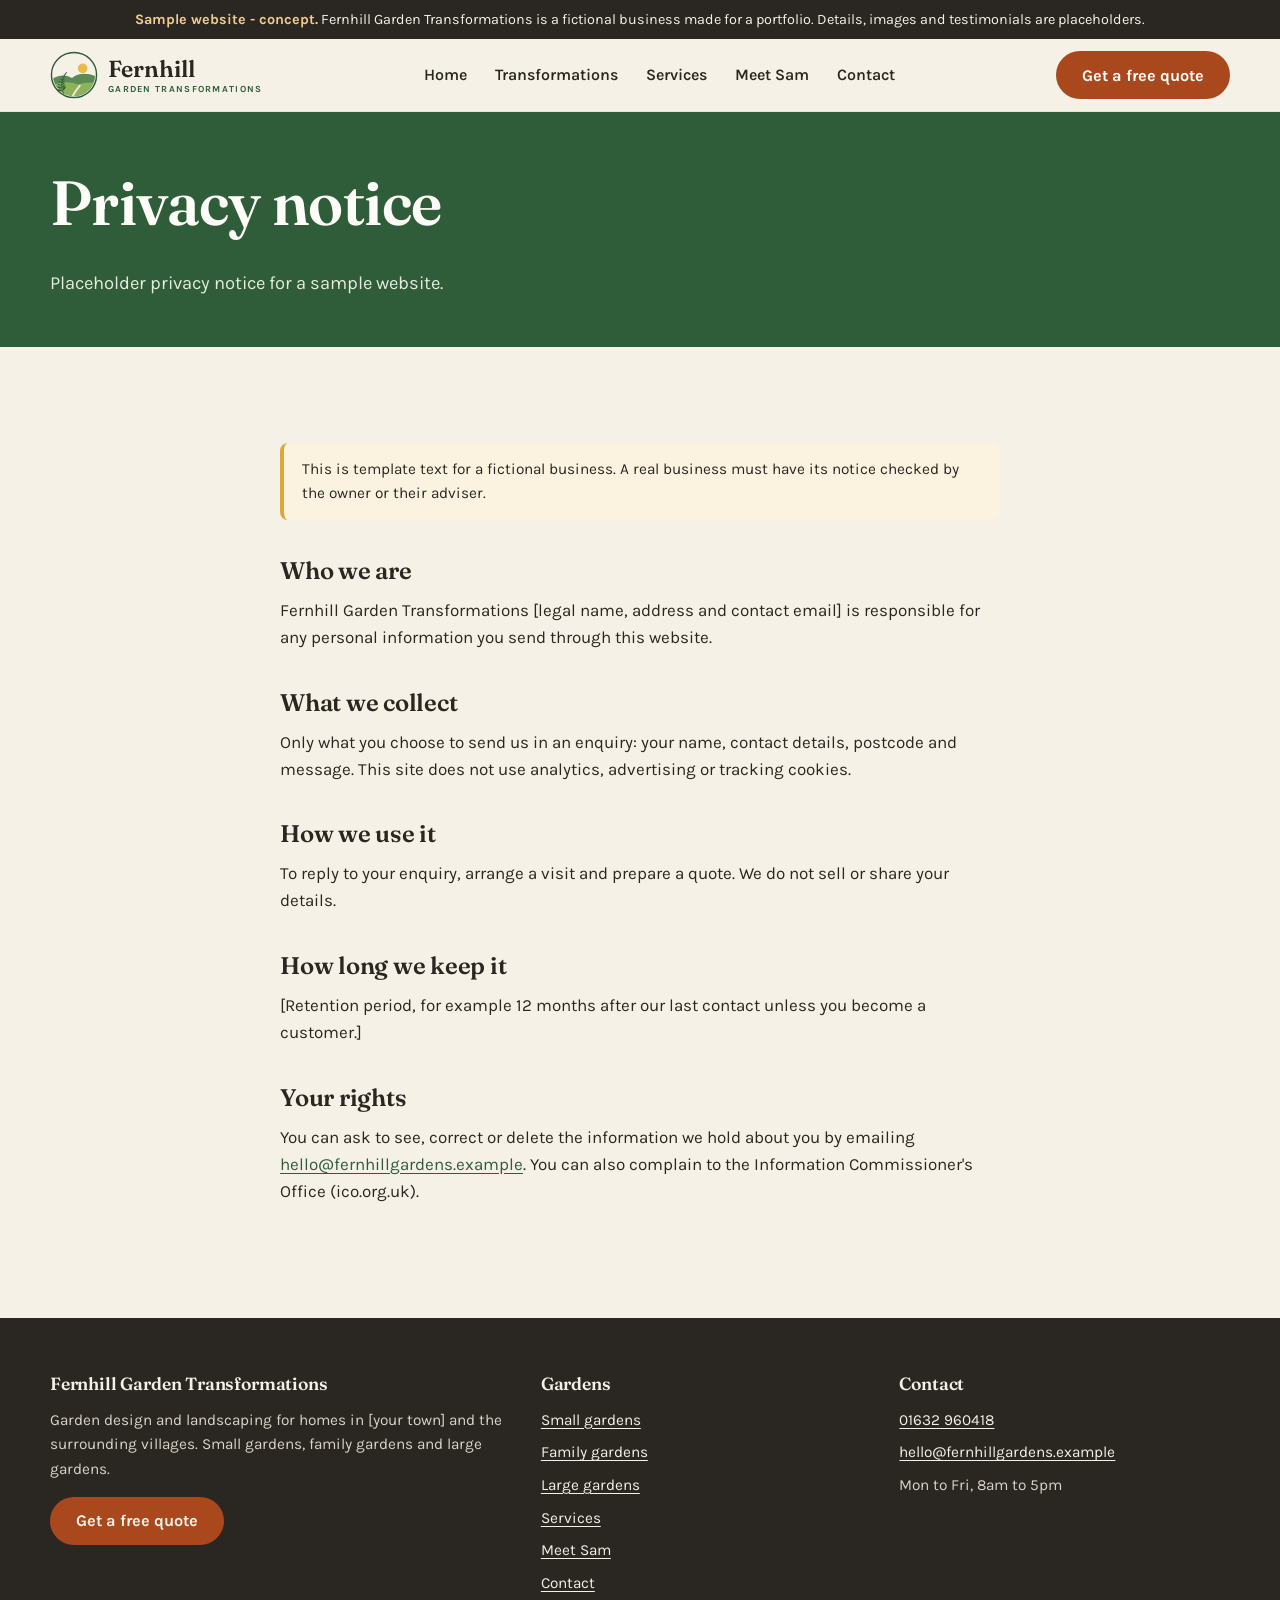
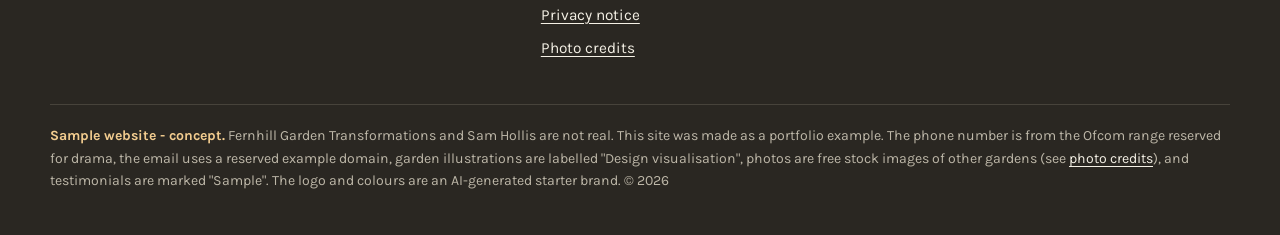
<file: privacy.html>
<!doctype html>
<html lang="en-GB">
<head>
<meta charset="utf-8">
<meta name="viewport" content="width=device-width, initial-scale=1">
<title>Privacy Notice | Fernhill Garden Transformations</title>
<meta name="description" content="Privacy notice placeholder for the Fernhill sample website.">
<meta name="robots" content="noindex, nofollow">
<meta name="theme-color" content="#2F5D3A">
<meta property="og:title" content="Privacy Notice | Fernhill Garden Transformations">
<meta property="og:description" content="Privacy notice placeholder for the Fernhill sample website.">
<meta property="og:type" content="website">
<!-- og:url and og:image to be set to the live address at deploy time -->
<link rel="icon" href="images/favicon.svg" type="image/svg+xml">
<link rel="preload" href="fonts/fraunces-latin.woff2" as="font" type="font/woff2" crossorigin>
<link rel="preload" href="fonts/karla-latin.woff2" as="font" type="font/woff2" crossorigin>
<link rel="stylesheet" href="css/style.css">
</head>
<body>
<a class="skip" href="#main">Skip to content</a>
<div class="sample-banner" role="note"><strong>Sample website - concept.</strong> Fernhill Garden Transformations is a fictional business made for a portfolio. Details, images and testimonials are placeholders.</div>
<header class="site-header">
  <div class="wrap header-inner">
    <a class="brand" href="index.html" aria-label="Fernhill Garden Transformations home">
      <img src="images/favicon.svg" alt="" width="48" height="48">
      <span class="brand-name">Fernhill<small>GARDEN TRANSFORMATIONS</small></span>
    </a>
    <nav aria-label="Main">
      <button class="nav-toggle" type="button" aria-expanded="false" aria-controls="site-nav">Menu</button>
      <div class="site-nav" id="site-nav"><ul><li><a href="index.html">Home</a></li><li><a href="transformations.html">Transformations</a></li><li><a href="services.html">Services</a></li><li><a href="about.html">Meet Sam</a></li><li><a href="contact.html">Contact</a></li></ul></div>
    </nav>
    <a class="btn btn-primary header-cta" href="contact.html">Get a free quote</a>
  </div>
</header>
<main id="main">
<div class="page-hero"><div class="wrap"><h1>Privacy notice</h1><p>Placeholder privacy notice for a sample website.</p></div></div>
<section><div class="wrap prose">
  <p class="notice">This is template text for a fictional business. A real business must have its notice checked by the owner or their adviser.</p>
  <h2>Who we are</h2><p>Fernhill Garden Transformations [legal name, address and contact email] is responsible for any personal information you send through this website.</p>
  <h2>What we collect</h2><p>Only what you choose to send us in an enquiry: your name, contact details, postcode and message. This site does not use analytics, advertising or tracking cookies.</p>
  <h2>How we use it</h2><p>To reply to your enquiry, arrange a visit and prepare a quote. We do not sell or share your details.</p>
  <h2>How long we keep it</h2><p>[Retention period, for example 12 months after our last contact unless you become a customer.]</p>
  <h2>Your rights</h2><p>You can ask to see, correct or delete the information we hold about you by emailing <a href="mailto:hello@fernhillgardens.example">hello@fernhillgardens.example</a>. You can also complain to the Information Commissioner's Office (ico.org.uk).</p>
</div></section>
</main>
<footer class="site-footer">
  <div class="wrap">
    <div class="footer-grid">
      <div>
        <h2>Fernhill Garden Transformations</h2>
        <p>Garden design and landscaping for homes in [your town] and the surrounding villages. Small gardens, family gardens and large gardens.</p>
        <a class="btn btn-primary" href="contact.html">Get a free quote</a>
      </div>
      <div>
        <h2>Gardens</h2>
        <ul><li><a href="small-gardens.html">Small gardens</a></li><li><a href="family-gardens.html">Family gardens</a></li><li><a href="large-gardens.html">Large gardens</a></li><li><a href="services.html">Services</a></li><li><a href="about.html">Meet Sam</a></li><li><a href="contact.html">Contact</a></li><li><a href="privacy.html">Privacy notice</a></li><li><a href="credits.html">Photo credits</a></li></ul>
      </div>
      <div>
        <h2>Contact</h2>
        <ul>
          <li><a href="tel:+441632960418">01632 960418</a></li>
          <li><a href="mailto:hello@fernhillgardens.example">hello@fernhillgardens.example</a></li>
          <li>Mon to Fri, 8am to 5pm</li>
        </ul>
      </div>
    </div>
    <p class="footer-note"><strong>Sample website - concept.</strong> Fernhill Garden Transformations and Sam Hollis are not real. This site was made as a portfolio example. The phone number is from the Ofcom range reserved for drama, the email uses a reserved example domain, garden illustrations are labelled "Design visualisation", photos are free stock images of other gardens (see <a href="credits.html">photo credits</a>), and testimonials are marked "Sample". The logo and colours are an AI-generated starter brand. &copy; <span data-year>2026</span></p>
  </div>
</footer>
<div class="mobile-cta">
  <a class="btn btn-ghost" href="tel:+441632960418">Call</a>
  <a class="btn btn-primary" href="contact.html">Get a free quote</a>
</div>
<script src="js/main.js" defer></script>
</body>
</html>
</file>
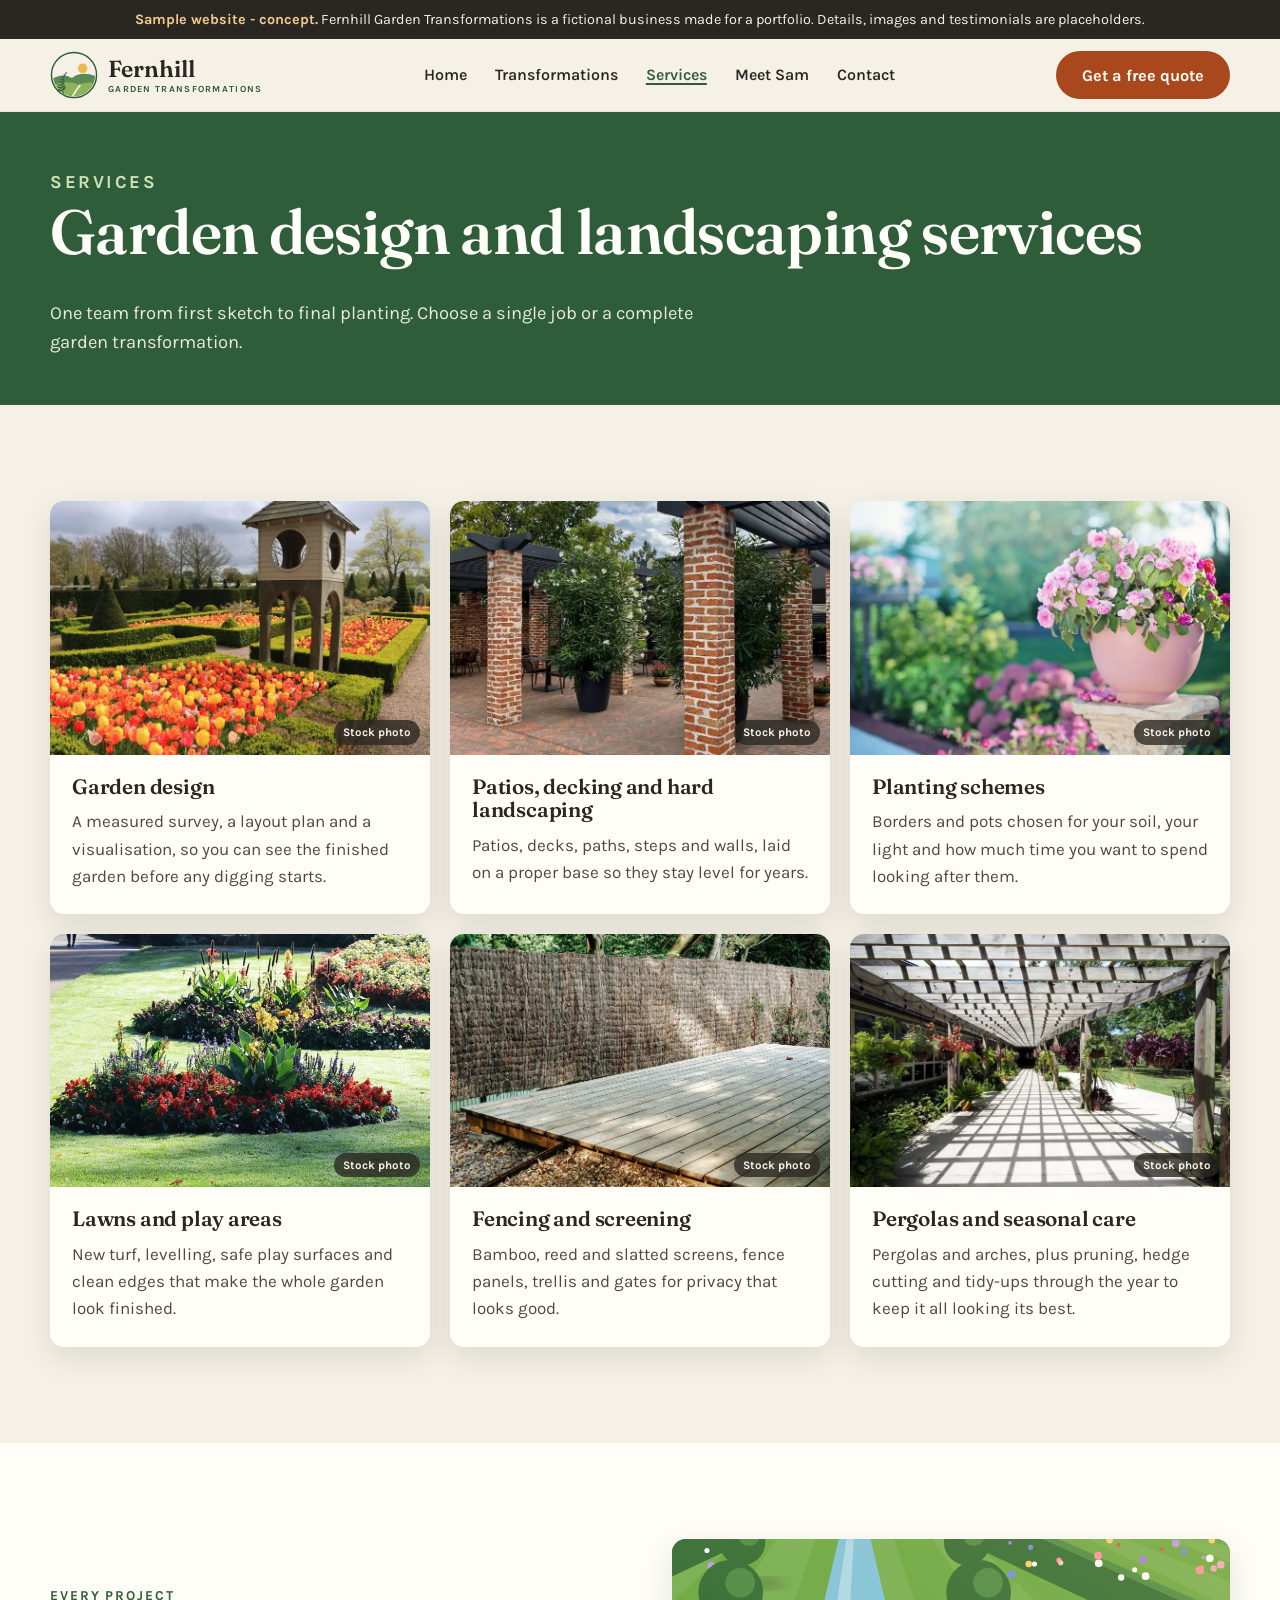
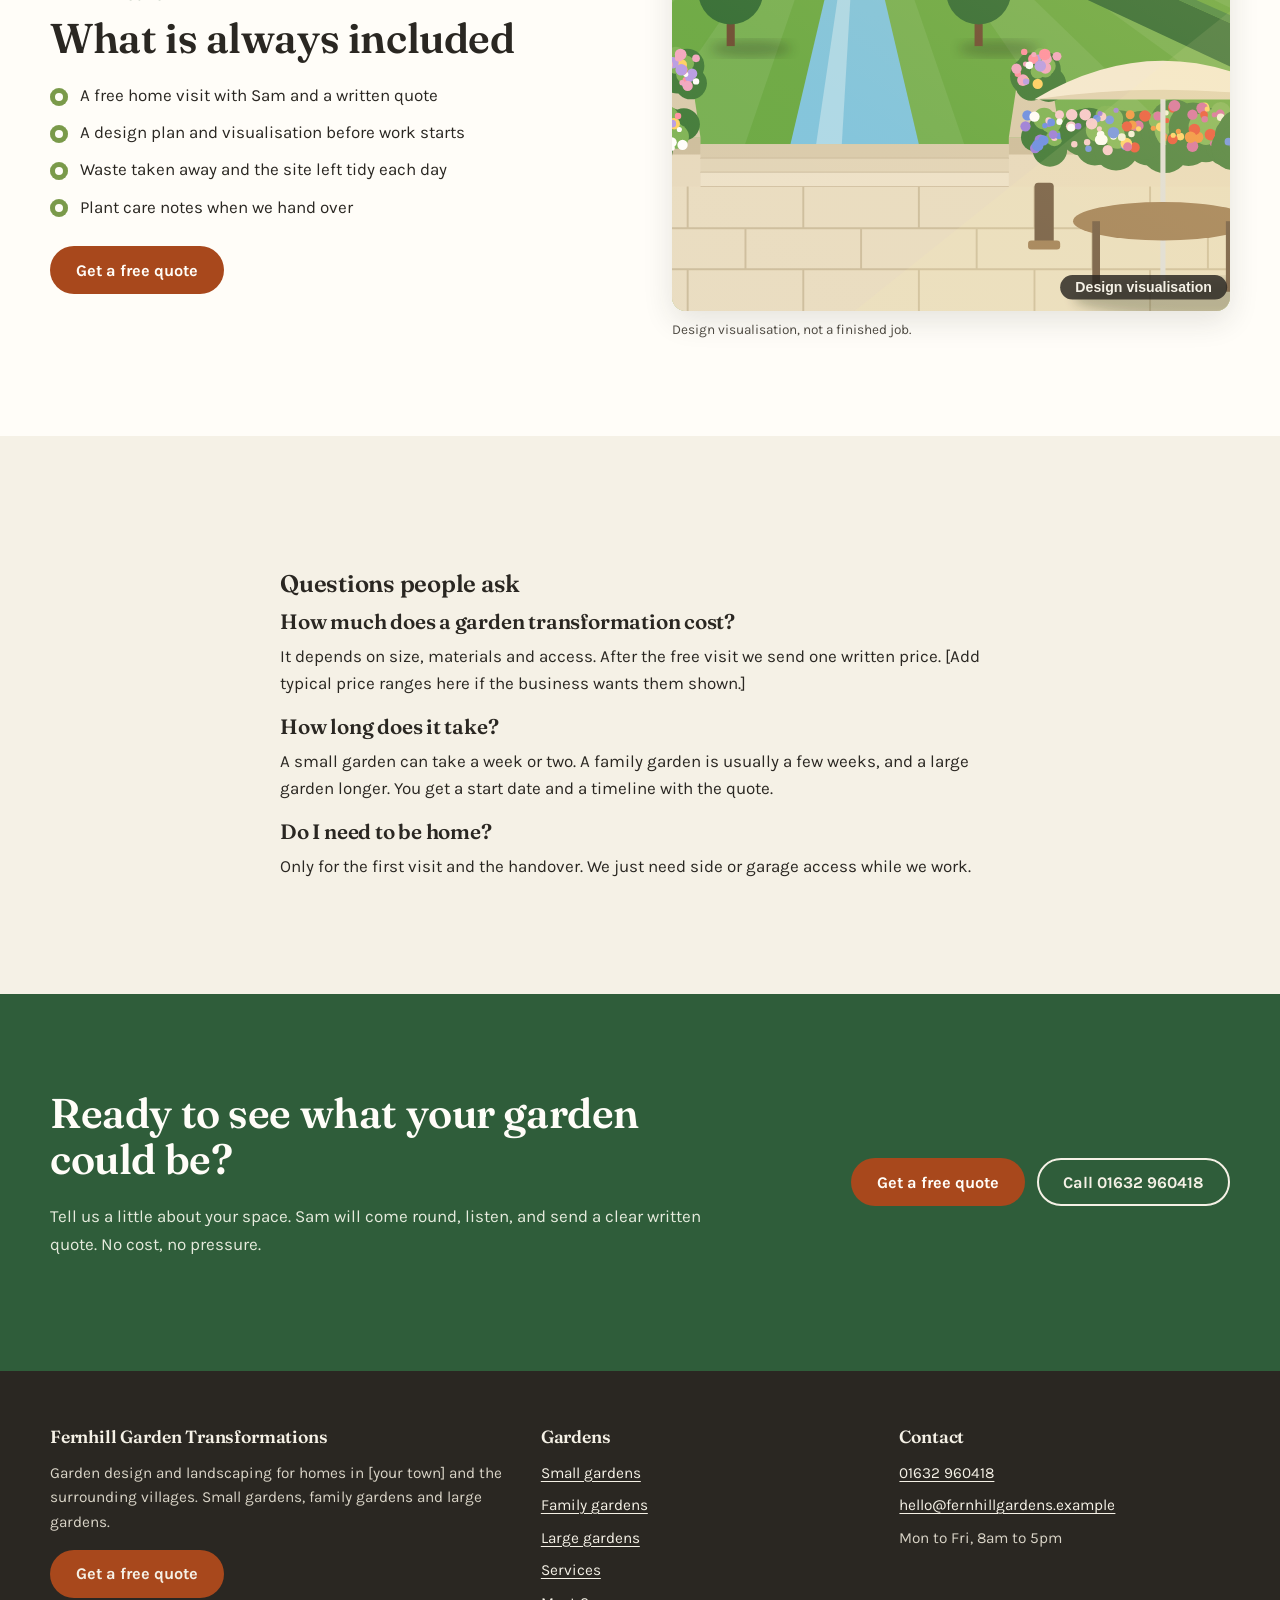
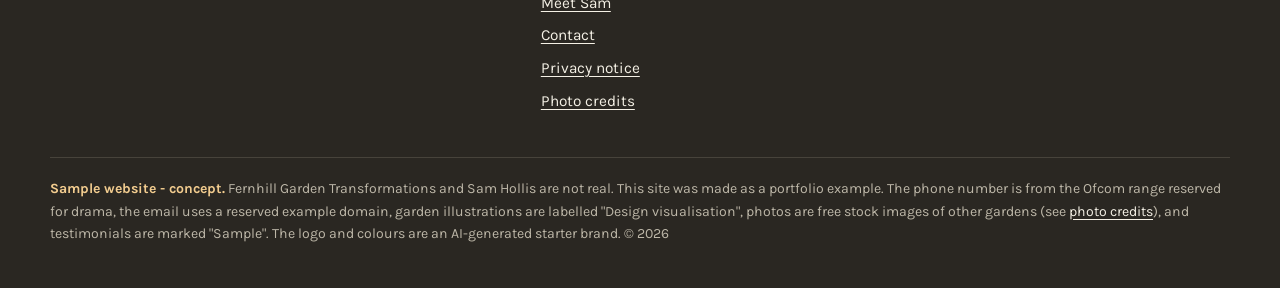
<file: services.html>
<!doctype html>
<html lang="en-GB">
<head>
<meta charset="utf-8">
<meta name="viewport" content="width=device-width, initial-scale=1">
<title>Garden Design & Landscaping Services | Fernhill</title>
<meta name="description" content="Garden design, patios, decking, planting, lawns, play areas, screening and seasonal care. Sample website.">
<meta name="robots" content="noindex, nofollow">
<meta name="theme-color" content="#2F5D3A">
<meta property="og:title" content="Garden Design & Landscaping Services | Fernhill">
<meta property="og:description" content="Garden design, patios, decking, planting, lawns, play areas, screening and seasonal care. Sample website.">
<meta property="og:type" content="website">
<!-- og:url and og:image to be set to the live address at deploy time -->
<link rel="icon" href="images/favicon.svg" type="image/svg+xml">
<link rel="preload" href="fonts/fraunces-latin.woff2" as="font" type="font/woff2" crossorigin>
<link rel="preload" href="fonts/karla-latin.woff2" as="font" type="font/woff2" crossorigin>
<link rel="stylesheet" href="css/style.css">
</head>
<body>
<a class="skip" href="#main">Skip to content</a>
<div class="sample-banner" role="note"><strong>Sample website - concept.</strong> Fernhill Garden Transformations is a fictional business made for a portfolio. Details, images and testimonials are placeholders.</div>
<header class="site-header">
  <div class="wrap header-inner">
    <a class="brand" href="index.html" aria-label="Fernhill Garden Transformations home">
      <img src="images/favicon.svg" alt="" width="48" height="48">
      <span class="brand-name">Fernhill<small>GARDEN TRANSFORMATIONS</small></span>
    </a>
    <nav aria-label="Main">
      <button class="nav-toggle" type="button" aria-expanded="false" aria-controls="site-nav">Menu</button>
      <div class="site-nav" id="site-nav"><ul><li><a href="index.html">Home</a></li><li><a href="transformations.html">Transformations</a></li><li><a href="services.html" aria-current="page">Services</a></li><li><a href="about.html">Meet Sam</a></li><li><a href="contact.html">Contact</a></li></ul></div>
    </nav>
    <a class="btn btn-primary header-cta" href="contact.html">Get a free quote</a>
  </div>
</header>
<main id="main">
<div class="page-hero"><div class="wrap"><p class="eyebrow">Services</p><h1>Garden design and landscaping services</h1><p>One team from first sketch to final planting. Choose a single job or a complete garden transformation.</p></div></div>
<section><div class="wrap"><div class="cards"><article class="card"><span class="photo "><img src="images/photos/svc-design-formal-beds-800.webp" srcset="images/photos/svc-design-formal-beds-800.webp 800w, images/photos/svc-design-formal-beds.webp 1600w" sizes="(min-width: 900px) 33vw, 100vw" alt="" width="1600" height="1066" loading="lazy"><span class="img-tag">Stock photo</span></span><div class="card-body"><h3>Garden design</h3><p>A measured survey, a layout plan and a visualisation, so you can see the finished garden before any digging starts.</p></div></article><article class="card"><span class="photo "><img src="images/photos/svc-patio-brick-800.webp" srcset="images/photos/svc-patio-brick-800.webp 800w, images/photos/svc-patio-brick.webp 1600w" sizes="(min-width: 900px) 33vw, 100vw" alt="" width="1600" height="1066" loading="lazy"><span class="img-tag">Stock photo</span></span><div class="card-body"><h3>Patios, decking and hard landscaping</h3><p>Patios, decks, paths, steps and walls, laid on a proper base so they stay level for years.</p></div></article><article class="card"><span class="photo "><img src="images/photos/svc-planting-pots-800.webp" srcset="images/photos/svc-planting-pots-800.webp 800w, images/photos/svc-planting-pots.webp 1600w" sizes="(min-width: 900px) 33vw, 100vw" alt="" width="1600" height="1066" loading="lazy"><span class="img-tag">Stock photo</span></span><div class="card-body"><h3>Planting schemes</h3><p>Borders and pots chosen for your soil, your light and how much time you want to spend looking after them.</p></div></article><article class="card"><span class="photo "><img src="images/photos/svc-lawn-flowerbeds-800.webp" srcset="images/photos/svc-lawn-flowerbeds-800.webp 800w, images/photos/svc-lawn-flowerbeds.webp 1600w" sizes="(min-width: 900px) 33vw, 100vw" alt="" width="1600" height="1066" loading="lazy"><span class="img-tag">Stock photo</span></span><div class="card-body"><h3>Lawns and play areas</h3><p>New turf, levelling, safe play surfaces and clean edges that make the whole garden look finished.</p></div></article><article class="card"><span class="photo "><img src="images/photos/small-after-screened-deck-800.webp" srcset="images/photos/small-after-screened-deck-800.webp 800w, images/photos/small-after-screened-deck.webp 1600w" sizes="(min-width: 900px) 33vw, 100vw" alt="" width="1600" height="1066" loading="lazy"><span class="img-tag">Stock photo</span></span><div class="card-body"><h3>Fencing and screening</h3><p>Bamboo, reed and slatted screens, fence panels, trellis and gates for privacy that looks good.</p></div></article><article class="card"><span class="photo "><img src="images/photos/svc-pergola-walkway-800.webp" srcset="images/photos/svc-pergola-walkway-800.webp 800w, images/photos/svc-pergola-walkway.webp 1600w" sizes="(min-width: 900px) 33vw, 100vw" alt="" width="1600" height="1066" loading="lazy"><span class="img-tag">Stock photo</span></span><div class="card-body"><h3>Pergolas and seasonal care</h3><p>Pergolas and arches, plus pruning, hedge cutting and tidy-ups through the year to keep it all looking its best.</p></div></article></div></div></section>
<section class="alt" aria-labelledby="inc-title">
  <div class="wrap split">
    <div>
      <p class="eyebrow">Every project</p>
      <h2 id="inc-title">What is always included</h2>
      <ul class="ticks"><li>A free home visit with Sam and a written quote</li><li>A design plan and visualisation before work starts</li><li>Waste taken away and the site left tidy each day</li><li>Plant care notes when we hand over</li></ul>
      <a class="btn btn-primary" href="contact.html">Get a free quote</a>
    </div>
    <figure><img src="images/svc-landscaping.svg" alt="Design visualisation of a stone terrace with wide steps" width="900" height="580" loading="lazy"><figcaption>Design visualisation, not a finished job.</figcaption></figure>
  </div>
</section>
<section aria-labelledby="faq-title">
  <div class="wrap prose">
    <h2 id="faq-title">Questions people ask</h2>
    <h3>How much does a garden transformation cost?</h3>
    <p>It depends on size, materials and access. After the free visit we send one written price. [Add typical price ranges here if the business wants them shown.]</p>
    <h3>How long does it take?</h3>
    <p>A small garden can take a week or two. A family garden is usually a few weeks, and a large garden longer. You get a start date and a timeline with the quote.</p>
    <h3>Do I need to be home?</h3>
    <p>Only for the first visit and the handover. We just need side or garage access while we work.</p>
  </div>
</section>
<section class="cta-band">
  <div class="wrap cta-inner">
    <div><h2>Ready to see what your garden could be?</h2><p>Tell us a little about your space. Sam will come round, listen, and send a clear written quote. No cost, no pressure.</p></div>
    <div class="btn-row"><a class="btn btn-primary" href="contact.html">Get a free quote</a><a class="btn btn-light" href="tel:+441632960418">Call 01632 960418</a></div>
  </div>
</section>
</main>
<footer class="site-footer">
  <div class="wrap">
    <div class="footer-grid">
      <div>
        <h2>Fernhill Garden Transformations</h2>
        <p>Garden design and landscaping for homes in [your town] and the surrounding villages. Small gardens, family gardens and large gardens.</p>
        <a class="btn btn-primary" href="contact.html">Get a free quote</a>
      </div>
      <div>
        <h2>Gardens</h2>
        <ul><li><a href="small-gardens.html">Small gardens</a></li><li><a href="family-gardens.html">Family gardens</a></li><li><a href="large-gardens.html">Large gardens</a></li><li><a href="services.html">Services</a></li><li><a href="about.html">Meet Sam</a></li><li><a href="contact.html">Contact</a></li><li><a href="privacy.html">Privacy notice</a></li><li><a href="credits.html">Photo credits</a></li></ul>
      </div>
      <div>
        <h2>Contact</h2>
        <ul>
          <li><a href="tel:+441632960418">01632 960418</a></li>
          <li><a href="mailto:hello@fernhillgardens.example">hello@fernhillgardens.example</a></li>
          <li>Mon to Fri, 8am to 5pm</li>
        </ul>
      </div>
    </div>
    <p class="footer-note"><strong>Sample website - concept.</strong> Fernhill Garden Transformations and Sam Hollis are not real. This site was made as a portfolio example. The phone number is from the Ofcom range reserved for drama, the email uses a reserved example domain, garden illustrations are labelled "Design visualisation", photos are free stock images of other gardens (see <a href="credits.html">photo credits</a>), and testimonials are marked "Sample". The logo and colours are an AI-generated starter brand. &copy; <span data-year>2026</span></p>
  </div>
</footer>
<div class="mobile-cta">
  <a class="btn btn-ghost" href="tel:+441632960418">Call</a>
  <a class="btn btn-primary" href="contact.html">Get a free quote</a>
</div>
<script src="js/main.js" defer></script>
</body>
</html>
</file>
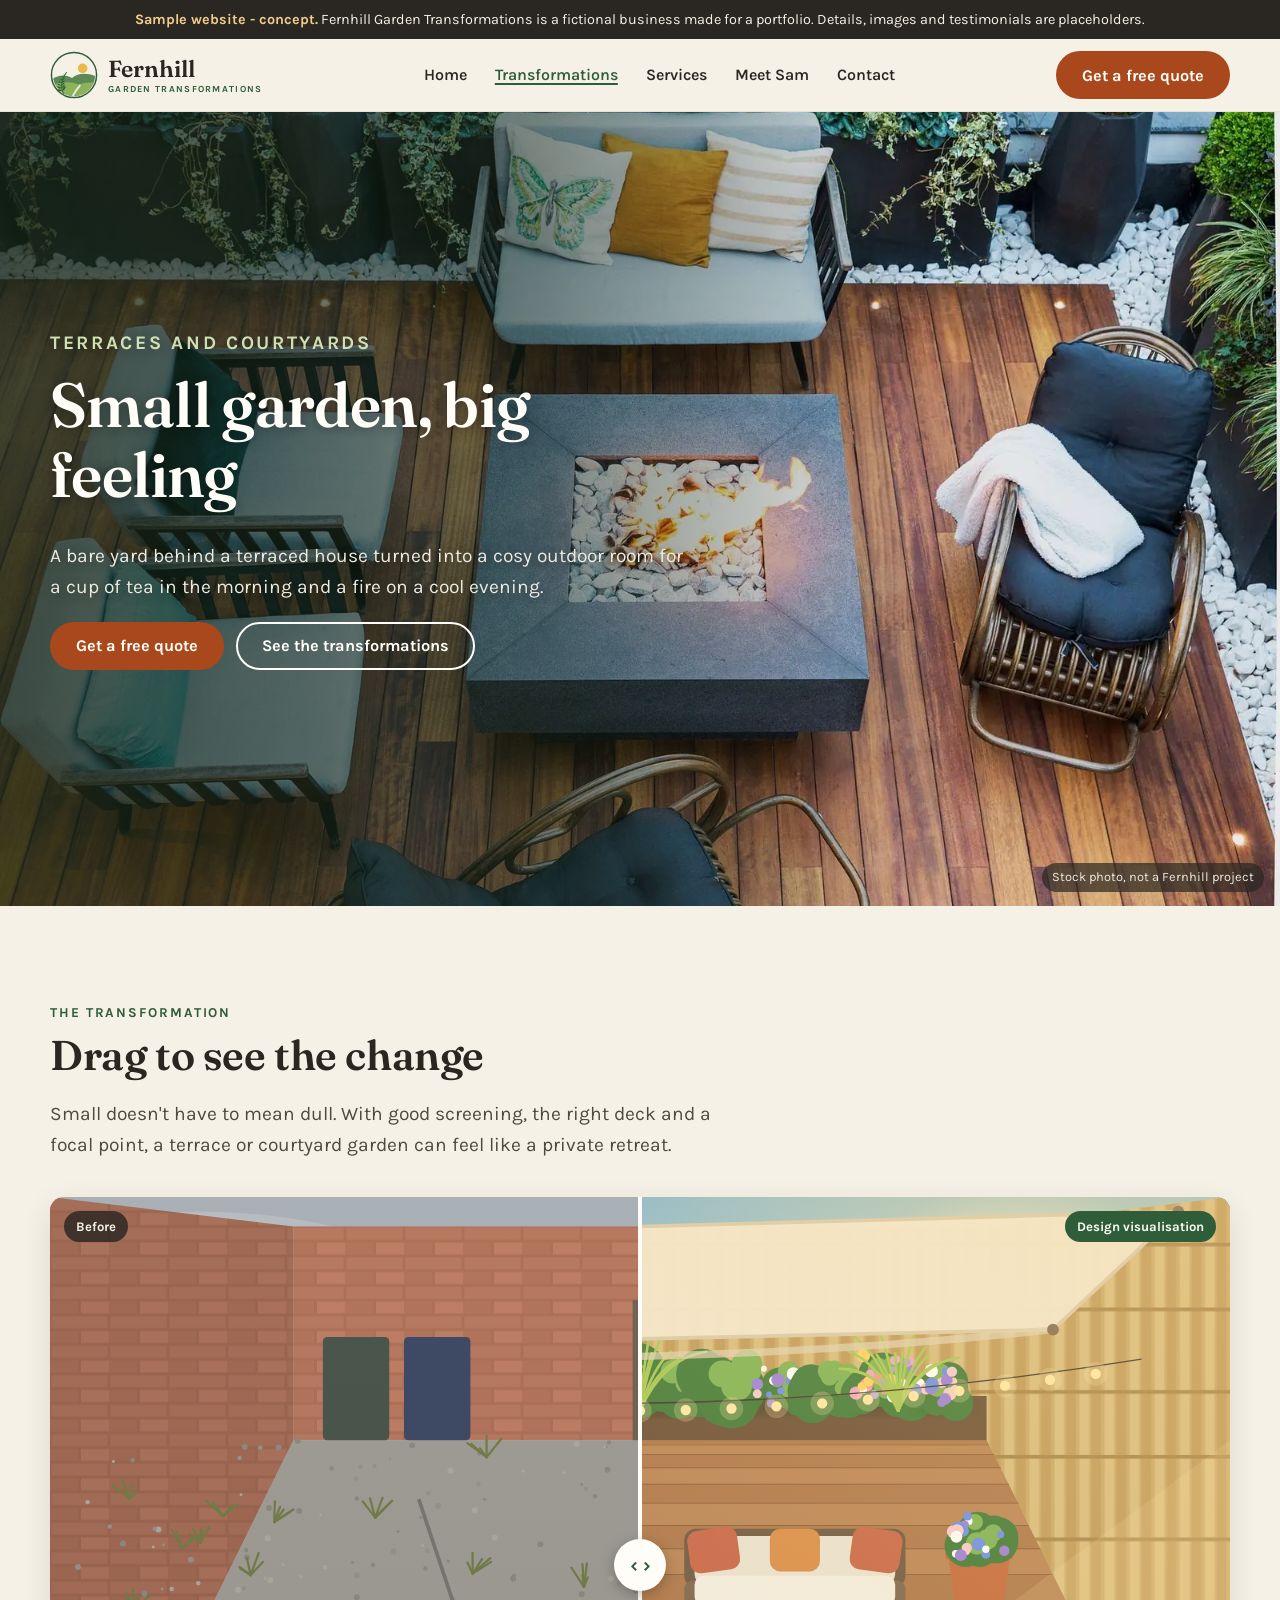
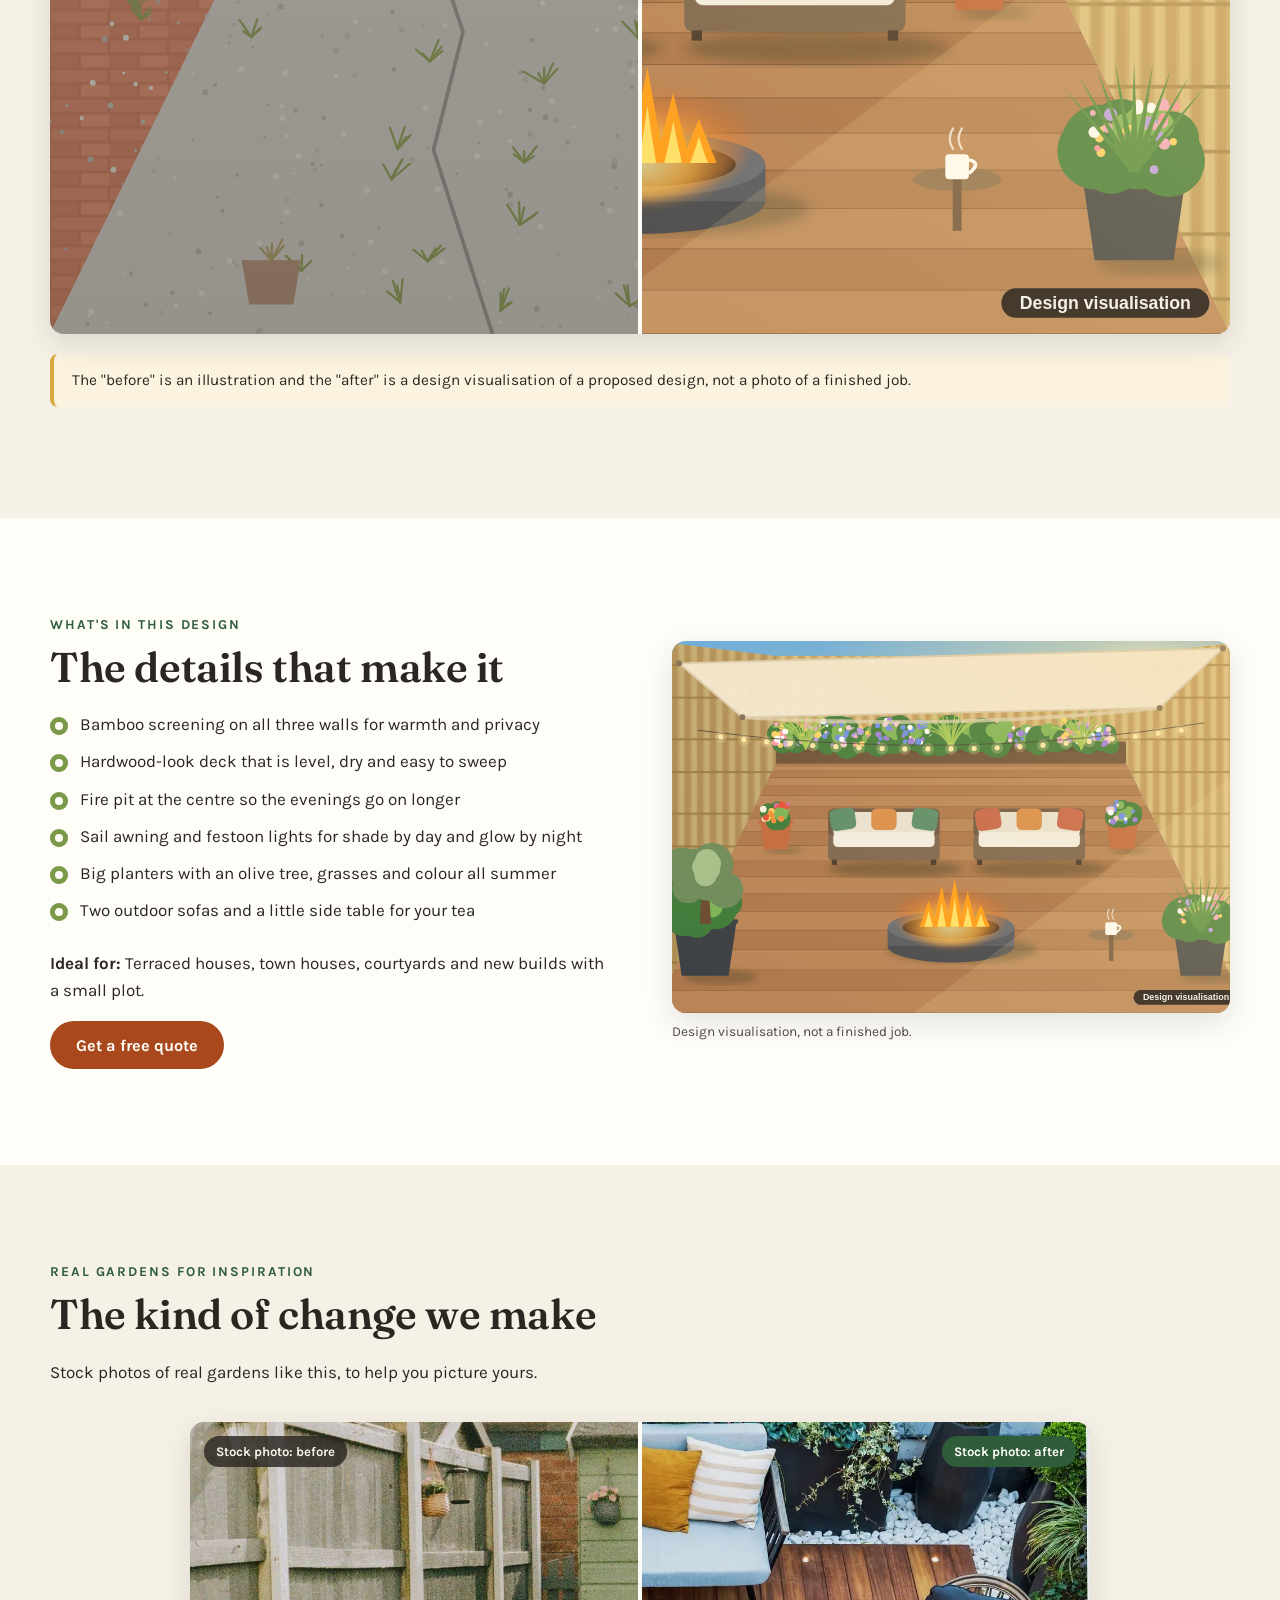
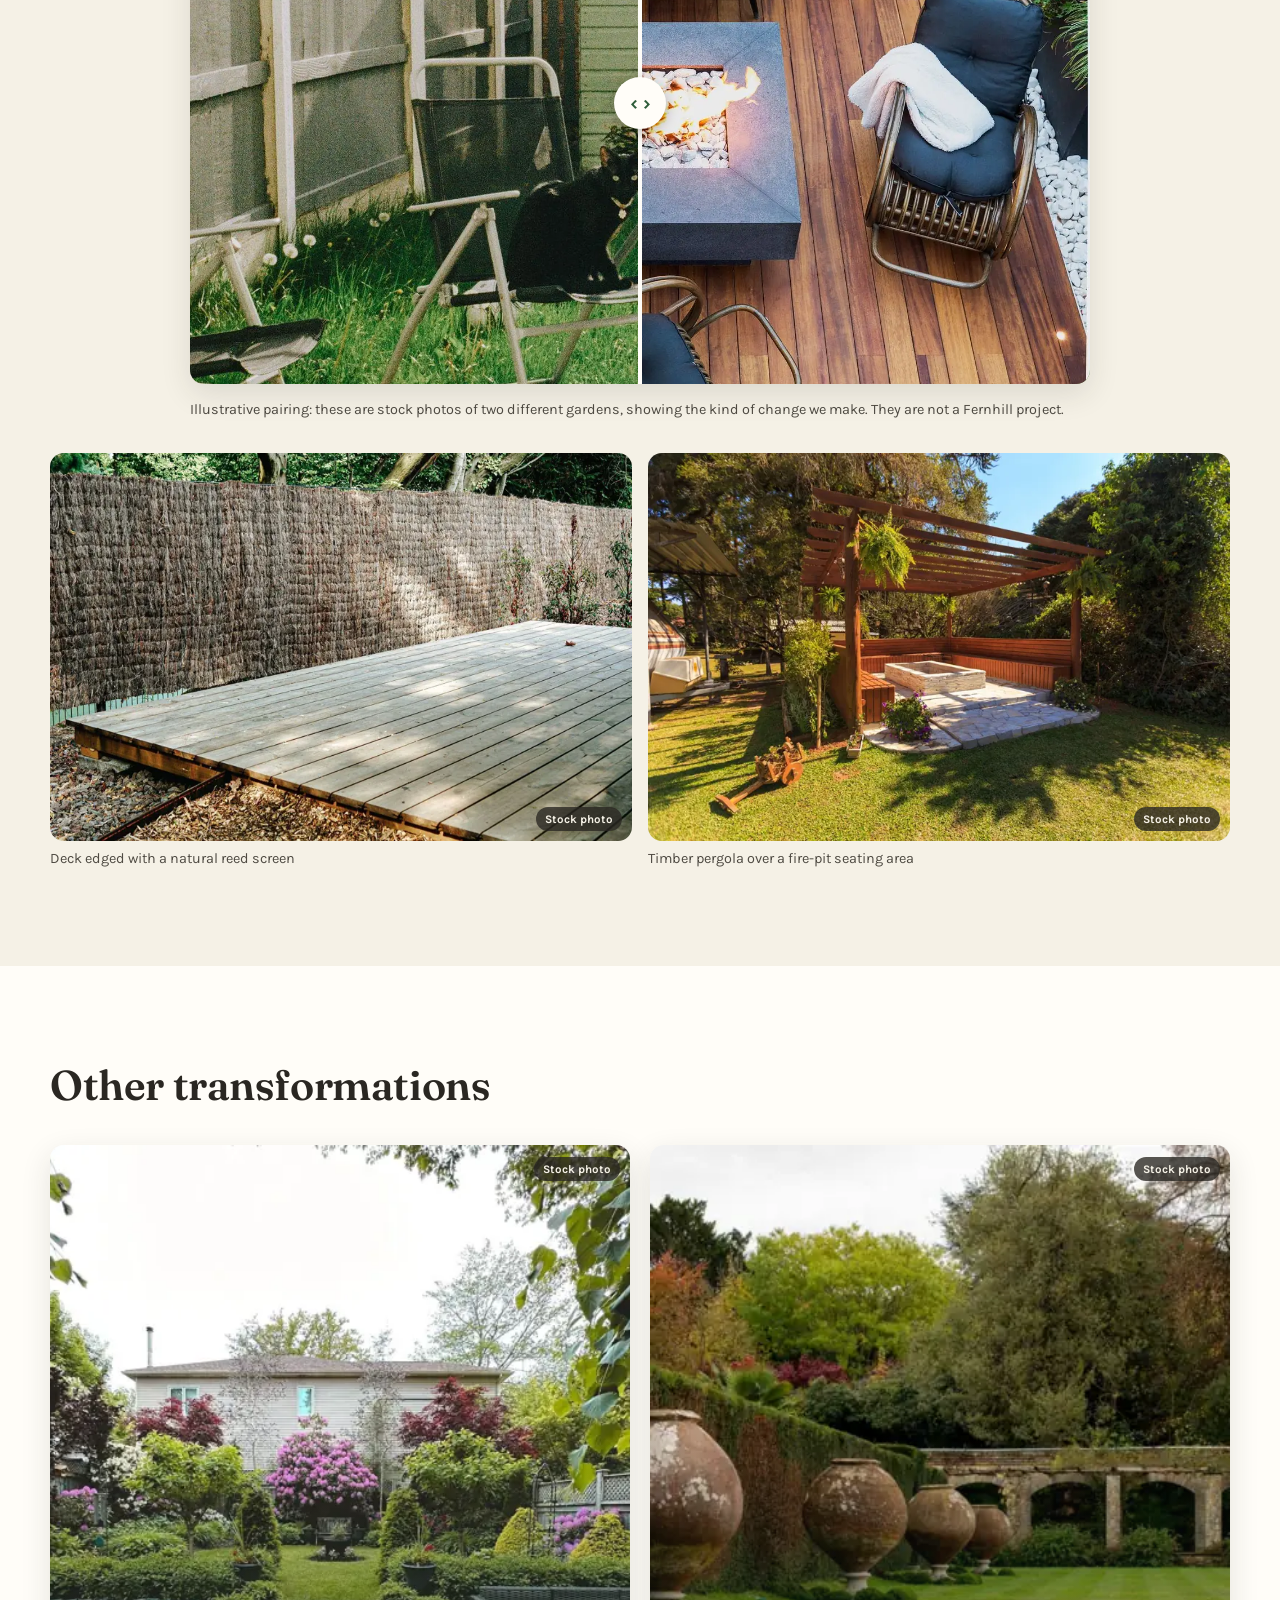
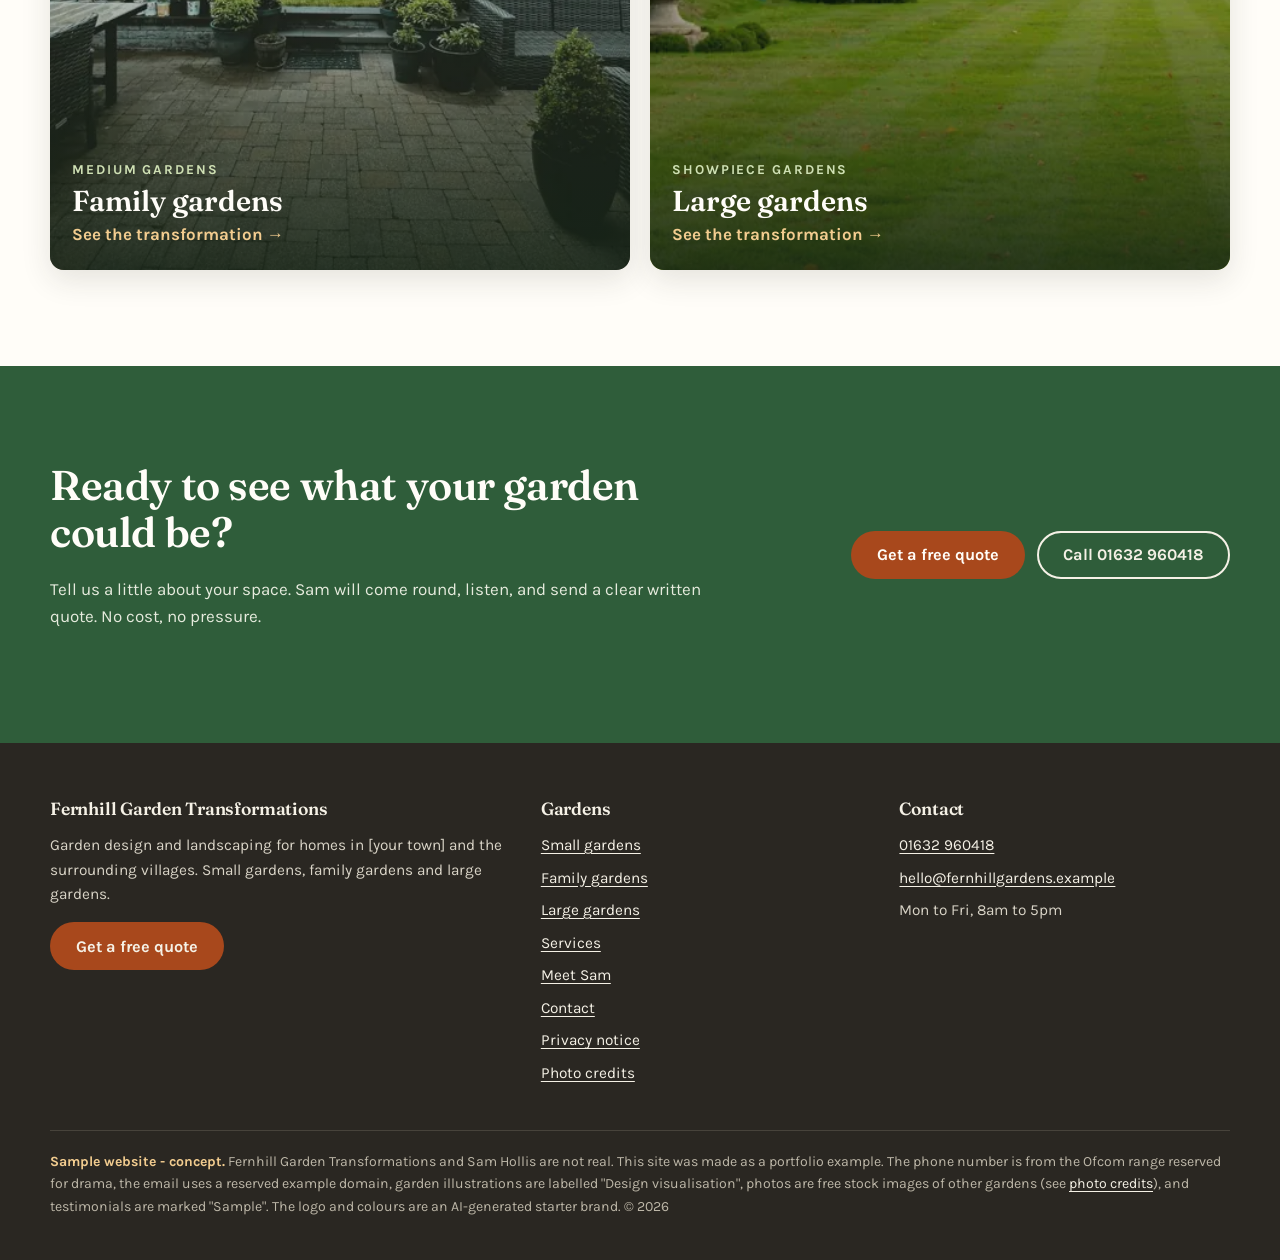
<file: small-gardens.html>
<!doctype html>
<html lang="en-GB">
<head>
<meta charset="utf-8">
<meta name="viewport" content="width=device-width, initial-scale=1">
<title>Small gardens: Small garden, big feeling | Fernhill</title>
<meta name="description" content="A bare yard behind a terraced house turned into a cosy outdoor room for a cup of tea in the morning and a fire on a cool evening. Sample website.">
<meta name="robots" content="noindex, nofollow">
<meta name="theme-color" content="#2F5D3A">
<meta property="og:title" content="Small gardens: Small garden, big feeling | Fernhill">
<meta property="og:description" content="A bare yard behind a terraced house turned into a cosy outdoor room for a cup of tea in the morning and a fire on a cool evening. Sample website.">
<meta property="og:type" content="website">
<!-- og:url and og:image to be set to the live address at deploy time -->
<link rel="icon" href="images/favicon.svg" type="image/svg+xml">
<link rel="preload" href="fonts/fraunces-latin.woff2" as="font" type="font/woff2" crossorigin>
<link rel="preload" href="fonts/karla-latin.woff2" as="font" type="font/woff2" crossorigin>
<link rel="stylesheet" href="css/style.css">
</head>
<body>
<a class="skip" href="#main">Skip to content</a>
<div class="sample-banner" role="note"><strong>Sample website - concept.</strong> Fernhill Garden Transformations is a fictional business made for a portfolio. Details, images and testimonials are placeholders.</div>
<header class="site-header">
  <div class="wrap header-inner">
    <a class="brand" href="index.html" aria-label="Fernhill Garden Transformations home">
      <img src="images/favicon.svg" alt="" width="48" height="48">
      <span class="brand-name">Fernhill<small>GARDEN TRANSFORMATIONS</small></span>
    </a>
    <nav aria-label="Main">
      <button class="nav-toggle" type="button" aria-expanded="false" aria-controls="site-nav">Menu</button>
      <div class="site-nav" id="site-nav"><ul><li><a href="index.html">Home</a></li><li><a href="transformations.html" aria-current="page">Transformations</a></li><li><a href="services.html">Services</a></li><li><a href="about.html">Meet Sam</a></li><li><a href="contact.html">Contact</a></li></ul></div>
    </nav>
    <a class="btn btn-primary header-cta" href="contact.html">Get a free quote</a>
  </div>
</header>
<main id="main">
<section class="hero " aria-labelledby="hero-title">
  <div class="hero-media"><img src="images/photos/small-after-firepit-deck-800.webp" srcset="images/photos/small-after-firepit-deck-800.webp 800w, images/photos/small-after-firepit-deck.webp 1600w" sizes="100vw" alt="" width="1600" height="1066" fetchpriority="high"></div>
  <div class="wrap hero-inner">
    <p class="eyebrow">Terraces and courtyards</p>
    <h1 id="hero-title">Small garden, big feeling</h1>
    <p>A bare yard behind a terraced house turned into a cosy outdoor room for a cup of tea in the morning and a fire on a cool evening.</p>
    <div class="btn-row"><a class="btn btn-primary" href="contact.html">Get a free quote</a><a class="btn btn-ghost" href="transformations.html">See the transformations</a></div>
    
  </div>
  <span class="vis-note">Stock photo, not a Fernhill project</span>
</section>
<section aria-labelledby="ba-title">
  <div class="wrap">
    <div class="section-head"><p class="eyebrow">The transformation</p><h2 id="ba-title">Drag to see the change</h2><p class="lead">Small doesn't have to mean dull. With good screening, the right deck and a focal point, a terrace or courtyard garden can feel like a private retreat.</p></div>
    <div class="ba">
  <img class="ba-before" src="images/small-garden-before.svg" alt="Illustration of a small terrace garden before: cracked concrete, weeds, wheelie bins and a broken plastic chair" width="1600" height="1000" loading="lazy">
  <img class="ba-after" src="images/small-garden-after.svg" alt="Design visualisation of the same small garden: bamboo screens, timber deck, fire pit, two sofas, sail awning and festoon lights" width="1600" height="1000" loading="lazy">
  <span class="ba-tag before">Before</span><span class="ba-tag after">Design visualisation</span>
  <input type="range" min="0" max="100" value="50" aria-label="Small gardens: drag to reveal more of the before or the design visualisation">
  <span class="ba-handle" aria-hidden="true"></span>
</div>
    <p class="notice" style="margin-top:20px">The "before" is an illustration and the "after" is a design visualisation of a proposed design, not a photo of a finished job.</p>
  </div>
</section>
<section class="alt" aria-labelledby="feat-title">
  <div class="wrap split">
    <div>
      <p class="eyebrow">What's in this design</p>
      <h2 id="feat-title">The details that make it</h2>
      <ul class="ticks"><li>Bamboo screening on all three walls for warmth and privacy</li><li>Hardwood-look deck that is level, dry and easy to sweep</li><li>Fire pit at the centre so the evenings go on longer</li><li>Sail awning and festoon lights for shade by day and glow by night</li><li>Big planters with an olive tree, grasses and colour all summer</li><li>Two outdoor sofas and a little side table for your tea</li></ul>
      <p><strong>Ideal for:</strong> Terraced houses, town houses, courtyards and new builds with a small plot.</p>
      <a class="btn btn-primary" href="contact.html">Get a free quote</a>
    </div>
    <figure><img src="images/small-garden-after.svg" alt="Design visualisation of the same small garden: bamboo screens, timber deck, fire pit, two sofas, sail awning and festoon lights" width="1600" height="1000" loading="lazy"><figcaption>Design visualisation, not a finished job.</figcaption></figure>
  </div>
</section>
<section aria-labelledby="photo-title">
  <div class="wrap">
    <div class="section-head"><p class="eyebrow">Real gardens for inspiration</p><h2 id="photo-title">The kind of change we make</h2><p>Stock photos of real gardens like this, to help you picture yours.</p></div>
    <div class="photo-pair"><div class="ba">
  <img class="ba-before" src="images/photos/small-before-tired-patio.webp" alt="Stock photo of a bare slab patio with a panel fence and shed on a grey day" width="1600" height="1066" loading="lazy">
  <img class="ba-after" src="images/photos/small-after-firepit-deck.webp" alt="Stock photo of a timber deck with lounge chairs and cushions around a square fire pit" width="1600" height="1066" loading="lazy">
  <span class="ba-tag before">Stock photo: before</span><span class="ba-tag after">Stock photo: after</span>
  <input type="range" min="0" max="100" value="50" aria-label="Small gardens photos: drag to compare two stock photos">
  <span class="ba-handle" aria-hidden="true"></span>
</div>
<p class="form-note">Illustrative pairing: these are stock photos of two different gardens, showing the kind of change we make. They are not a Fernhill project.</p></div>
    <div class="gallery"><figure><span class="photo "><img src="images/photos/small-after-screened-deck-800.webp" srcset="images/photos/small-after-screened-deck-800.webp 800w, images/photos/small-after-screened-deck.webp 1600w" sizes="(min-width: 900px) 33vw, 100vw" alt="Deck edged with a natural reed screen" width="1600" height="1066" loading="lazy"><span class="img-tag">Stock photo</span></span><figcaption>Deck edged with a natural reed screen</figcaption></figure><figure><span class="photo "><img src="images/photos/small-after-pergola-firepit-800.webp" srcset="images/photos/small-after-pergola-firepit-800.webp 800w, images/photos/small-after-pergola-firepit.webp 1600w" sizes="(min-width: 900px) 33vw, 100vw" alt="Timber pergola over a fire-pit seating area" width="1600" height="1066" loading="lazy"><span class="img-tag">Stock photo</span></span><figcaption>Timber pergola over a fire-pit seating area</figcaption></figure></div>
  </div>
</section>
<section class="alt" aria-labelledby="more-title">
  <div class="wrap">
    <div class="section-head"><h2 id="more-title">Other transformations</h2></div>
    <div class="type-cards two"><a class="type-card" href="family-gardens.html"><span class="photo "><img src="images/photos/medium-after-patio-borders-800.webp" srcset="images/photos/medium-after-patio-borders-800.webp 800w, images/photos/medium-after-patio-borders.webp 1600w" sizes="(min-width: 900px) 33vw, 100vw" alt="" width="1600" height="1066" loading="lazy"><span class="img-tag">Stock photo</span></span><span class="type-card-body"><span class="eyebrow">Medium gardens</span><span class="type-card-title">Family gardens</span><span class="type-card-link">See the transformation →</span></span></a><a class="type-card" href="large-gardens.html"><span class="photo "><img src="images/photos/large-after-striped-lawn-800.webp" srcset="images/photos/large-after-striped-lawn-800.webp 800w, images/photos/large-after-striped-lawn.webp 1600w" sizes="(min-width: 900px) 33vw, 100vw" alt="" width="1600" height="1066" loading="lazy"><span class="img-tag">Stock photo</span></span><span class="type-card-body"><span class="eyebrow">Showpiece gardens</span><span class="type-card-title">Large gardens</span><span class="type-card-link">See the transformation →</span></span></a></div></div></section><section class="cta-band">
  <div class="wrap cta-inner">
    <div><h2>Ready to see what your garden could be?</h2><p>Tell us a little about your space. Sam will come round, listen, and send a clear written quote. No cost, no pressure.</p></div>
    <div class="btn-row"><a class="btn btn-primary" href="contact.html">Get a free quote</a><a class="btn btn-light" href="tel:+441632960418">Call 01632 960418</a></div>
  </div>
</section>
</main>
<footer class="site-footer">
  <div class="wrap">
    <div class="footer-grid">
      <div>
        <h2>Fernhill Garden Transformations</h2>
        <p>Garden design and landscaping for homes in [your town] and the surrounding villages. Small gardens, family gardens and large gardens.</p>
        <a class="btn btn-primary" href="contact.html">Get a free quote</a>
      </div>
      <div>
        <h2>Gardens</h2>
        <ul><li><a href="small-gardens.html">Small gardens</a></li><li><a href="family-gardens.html">Family gardens</a></li><li><a href="large-gardens.html">Large gardens</a></li><li><a href="services.html">Services</a></li><li><a href="about.html">Meet Sam</a></li><li><a href="contact.html">Contact</a></li><li><a href="privacy.html">Privacy notice</a></li><li><a href="credits.html">Photo credits</a></li></ul>
      </div>
      <div>
        <h2>Contact</h2>
        <ul>
          <li><a href="tel:+441632960418">01632 960418</a></li>
          <li><a href="mailto:hello@fernhillgardens.example">hello@fernhillgardens.example</a></li>
          <li>Mon to Fri, 8am to 5pm</li>
        </ul>
      </div>
    </div>
    <p class="footer-note"><strong>Sample website - concept.</strong> Fernhill Garden Transformations and Sam Hollis are not real. This site was made as a portfolio example. The phone number is from the Ofcom range reserved for drama, the email uses a reserved example domain, garden illustrations are labelled "Design visualisation", photos are free stock images of other gardens (see <a href="credits.html">photo credits</a>), and testimonials are marked "Sample". The logo and colours are an AI-generated starter brand. &copy; <span data-year>2026</span></p>
  </div>
</footer>
<div class="mobile-cta">
  <a class="btn btn-ghost" href="tel:+441632960418">Call</a>
  <a class="btn btn-primary" href="contact.html">Get a free quote</a>
</div>
<script src="js/main.js" defer></script>
</body>
</html>
</file>
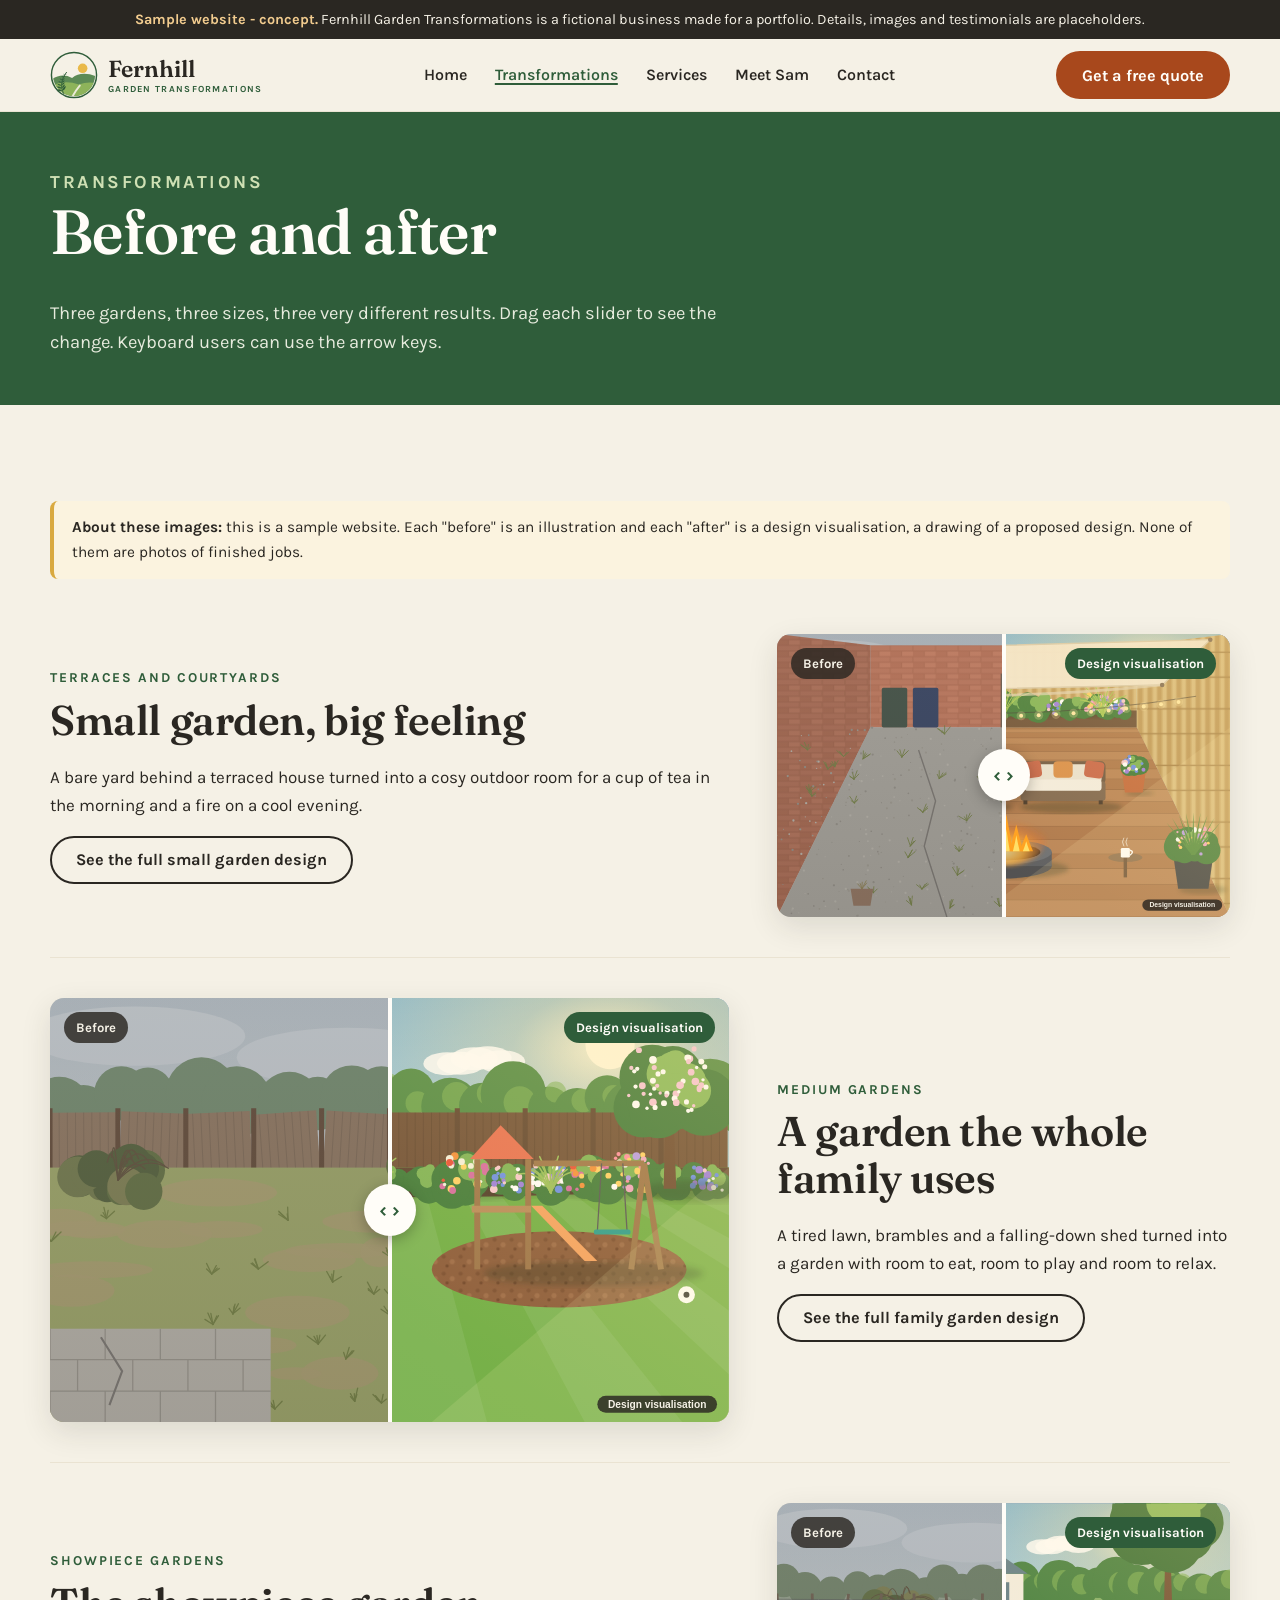
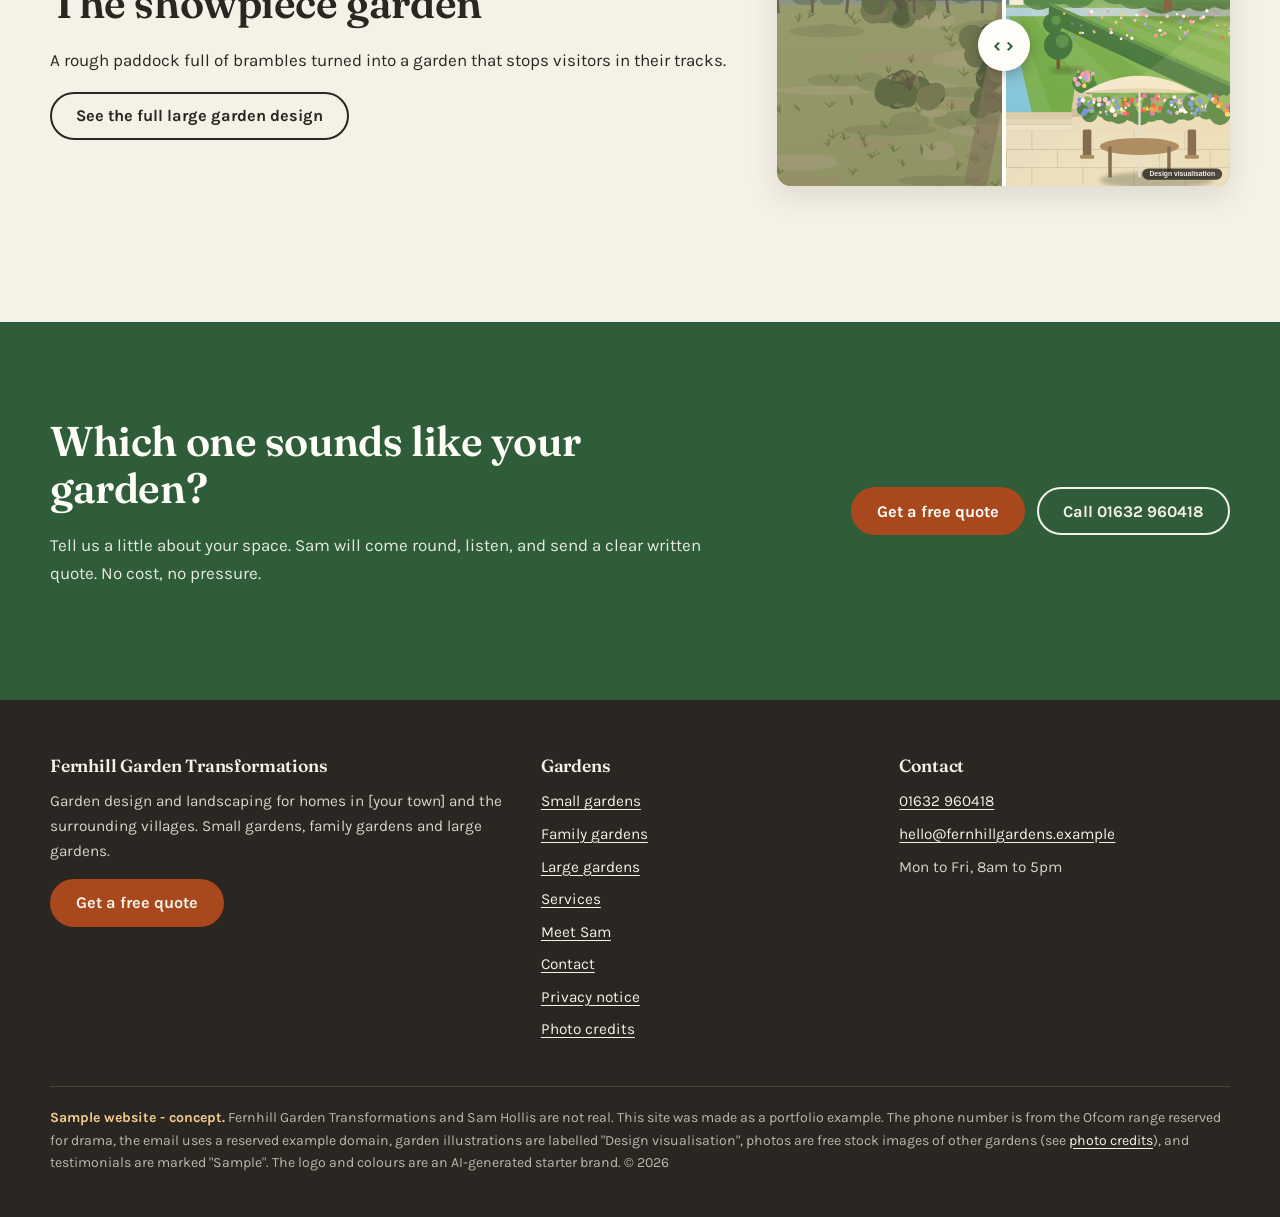
<file: transformations.html>
<!doctype html>
<html lang="en-GB">
<head>
<meta charset="utf-8">
<meta name="viewport" content="width=device-width, initial-scale=1">
<title>Garden Transformations: Before & After | Fernhill</title>
<meta name="description" content="Drag the sliders to see small, family and large gardens transformed. Sample website.">
<meta name="robots" content="noindex, nofollow">
<meta name="theme-color" content="#2F5D3A">
<meta property="og:title" content="Garden Transformations: Before & After | Fernhill">
<meta property="og:description" content="Drag the sliders to see small, family and large gardens transformed. Sample website.">
<meta property="og:type" content="website">
<!-- og:url and og:image to be set to the live address at deploy time -->
<link rel="icon" href="images/favicon.svg" type="image/svg+xml">
<link rel="preload" href="fonts/fraunces-latin.woff2" as="font" type="font/woff2" crossorigin>
<link rel="preload" href="fonts/karla-latin.woff2" as="font" type="font/woff2" crossorigin>
<link rel="stylesheet" href="css/style.css">
</head>
<body>
<a class="skip" href="#main">Skip to content</a>
<div class="sample-banner" role="note"><strong>Sample website - concept.</strong> Fernhill Garden Transformations is a fictional business made for a portfolio. Details, images and testimonials are placeholders.</div>
<header class="site-header">
  <div class="wrap header-inner">
    <a class="brand" href="index.html" aria-label="Fernhill Garden Transformations home">
      <img src="images/favicon.svg" alt="" width="48" height="48">
      <span class="brand-name">Fernhill<small>GARDEN TRANSFORMATIONS</small></span>
    </a>
    <nav aria-label="Main">
      <button class="nav-toggle" type="button" aria-expanded="false" aria-controls="site-nav">Menu</button>
      <div class="site-nav" id="site-nav"><ul><li><a href="index.html">Home</a></li><li><a href="transformations.html" aria-current="page">Transformations</a></li><li><a href="services.html">Services</a></li><li><a href="about.html">Meet Sam</a></li><li><a href="contact.html">Contact</a></li></ul></div>
    </nav>
    <a class="btn btn-primary header-cta" href="contact.html">Get a free quote</a>
  </div>
</header>
<main id="main">
<div class="page-hero"><div class="wrap"><p class="eyebrow">Transformations</p><h1>Before and after</h1><p>Three gardens, three sizes, three very different results. Drag each slider to see the change. Keyboard users can use the arrow keys.</p></div></div>
<section><div class="wrap"><p class="notice"><strong>About these images:</strong> this is a sample website. Each "before" is an illustration and each "after" is a design visualisation, a drawing of a proposed design. None of them are photos of finished jobs.</p><article class="project">
  <div class="ba">
  <img class="ba-before" src="images/small-garden-before.svg" alt="Illustration of a small terrace garden before: cracked concrete, weeds, wheelie bins and a broken plastic chair" width="1600" height="1000" loading="lazy">
  <img class="ba-after" src="images/small-garden-after.svg" alt="Design visualisation of the same small garden: bamboo screens, timber deck, fire pit, two sofas, sail awning and festoon lights" width="1600" height="1000" loading="lazy">
  <span class="ba-tag before">Before</span><span class="ba-tag after">Design visualisation</span>
  <input type="range" min="0" max="100" value="50" aria-label="Small gardens: drag to reveal more of the before or the design visualisation">
  <span class="ba-handle" aria-hidden="true"></span>
</div>
  <div><p class="eyebrow">Terraces and courtyards</p><h2>Small garden, big feeling</h2><p>A bare yard behind a terraced house turned into a cosy outdoor room for a cup of tea in the morning and a fire on a cool evening.</p><a class="btn btn-ghost" href="small-gardens.html">See the full small garden design</a></div>
</article><article class="project">
  <div class="ba">
  <img class="ba-before" src="images/family-garden-before.svg" alt="Illustration of a family garden before: patchy lawn, brambles, a leaning fence and a collapsing shed" width="1600" height="1000" loading="lazy">
  <img class="ba-after" src="images/family-garden-after.svg" alt="Design visualisation of the same family garden: patio with barbecue and parasol, striped lawn, play area with climbing frame and swing, colourful borders" width="1600" height="1000" loading="lazy">
  <span class="ba-tag before">Before</span><span class="ba-tag after">Design visualisation</span>
  <input type="range" min="0" max="100" value="50" aria-label="Family gardens: drag to reveal more of the before or the design visualisation">
  <span class="ba-handle" aria-hidden="true"></span>
</div>
  <div><p class="eyebrow">Medium gardens</p><h2>A garden the whole family uses</h2><p>A tired lawn, brambles and a falling-down shed turned into a garden with room to eat, room to play and room to relax.</p><a class="btn btn-ghost" href="family-gardens.html">See the full family garden design</a></div>
</article><article class="project">
  <div class="ba">
  <img class="ba-before" src="images/large-garden-before.svg" alt="Illustration of a large garden before: rough grass, brambles and an old wire fence" width="1600" height="1000" loading="lazy">
  <img class="ba-after" src="images/large-garden-after.svg" alt="Design visualisation of the same large garden: stone terrace, long lawn, water rill, clipped hedges, topiary and a summerhouse" width="1600" height="1000" loading="lazy">
  <span class="ba-tag before">Before</span><span class="ba-tag after">Design visualisation</span>
  <input type="range" min="0" max="100" value="50" aria-label="Large gardens: drag to reveal more of the before or the design visualisation">
  <span class="ba-handle" aria-hidden="true"></span>
</div>
  <div><p class="eyebrow">Showpiece gardens</p><h2>The showpiece garden</h2><p>A rough paddock full of brambles turned into a garden that stops visitors in their tracks.</p><a class="btn btn-ghost" href="large-gardens.html">See the full large garden design</a></div>
</article></div></section><section class="cta-band">
  <div class="wrap cta-inner">
    <div><h2>Which one sounds like your garden?</h2><p>Tell us a little about your space. Sam will come round, listen, and send a clear written quote. No cost, no pressure.</p></div>
    <div class="btn-row"><a class="btn btn-primary" href="contact.html">Get a free quote</a><a class="btn btn-light" href="tel:+441632960418">Call 01632 960418</a></div>
  </div>
</section>
</main>
<footer class="site-footer">
  <div class="wrap">
    <div class="footer-grid">
      <div>
        <h2>Fernhill Garden Transformations</h2>
        <p>Garden design and landscaping for homes in [your town] and the surrounding villages. Small gardens, family gardens and large gardens.</p>
        <a class="btn btn-primary" href="contact.html">Get a free quote</a>
      </div>
      <div>
        <h2>Gardens</h2>
        <ul><li><a href="small-gardens.html">Small gardens</a></li><li><a href="family-gardens.html">Family gardens</a></li><li><a href="large-gardens.html">Large gardens</a></li><li><a href="services.html">Services</a></li><li><a href="about.html">Meet Sam</a></li><li><a href="contact.html">Contact</a></li><li><a href="privacy.html">Privacy notice</a></li><li><a href="credits.html">Photo credits</a></li></ul>
      </div>
      <div>
        <h2>Contact</h2>
        <ul>
          <li><a href="tel:+441632960418">01632 960418</a></li>
          <li><a href="mailto:hello@fernhillgardens.example">hello@fernhillgardens.example</a></li>
          <li>Mon to Fri, 8am to 5pm</li>
        </ul>
      </div>
    </div>
    <p class="footer-note"><strong>Sample website - concept.</strong> Fernhill Garden Transformations and Sam Hollis are not real. This site was made as a portfolio example. The phone number is from the Ofcom range reserved for drama, the email uses a reserved example domain, garden illustrations are labelled "Design visualisation", photos are free stock images of other gardens (see <a href="credits.html">photo credits</a>), and testimonials are marked "Sample". The logo and colours are an AI-generated starter brand. &copy; <span data-year>2026</span></p>
  </div>
</footer>
<div class="mobile-cta">
  <a class="btn btn-ghost" href="tel:+441632960418">Call</a>
  <a class="btn btn-primary" href="contact.html">Get a free quote</a>
</div>
<script src="js/main.js" defer></script>
</body>
</html>
</file>
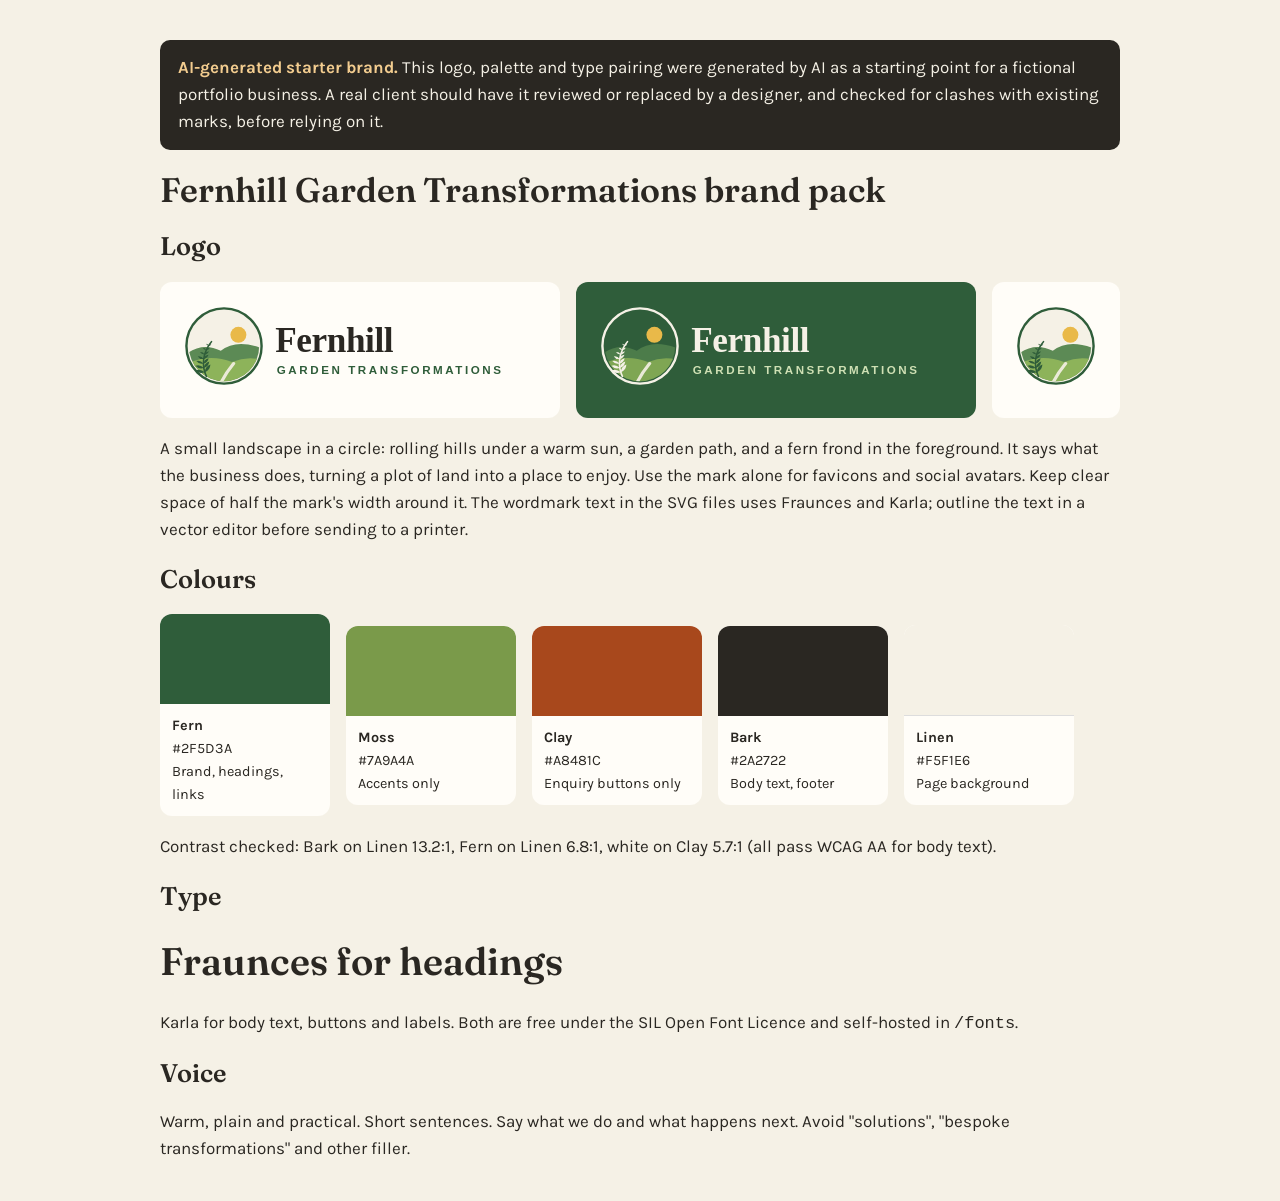
<file: brand/brand-guide.html>
<!doctype html>
<html lang="en-GB"><head><meta charset="utf-8"><meta name="viewport" content="width=device-width, initial-scale=1">
<title>Fernhill Brand Pack</title><meta name="robots" content="noindex">
<style>
@font-face{font-family:Fraunces;src:url(../fonts/fraunces-latin.woff2) format("woff2");font-weight:400 700}
@font-face{font-family:Karla;src:url(../fonts/karla-latin.woff2) format("woff2");font-weight:400 700}
body{margin:0;background:#F5F1E6;color:#2A2722;font:17px/1.6 Karla,Arial,sans-serif}
.w{width:min(100% - 32px,960px);margin:40px auto}
h1,h2{font-family:Fraunces,Georgia,serif;font-weight:600;line-height:1.1}
.note{background:#2A2722;color:#F5F1E6;padding:14px 18px;border-radius:10px}
.note b{color:#F2CC8F}
.row{display:flex;flex-wrap:wrap;gap:16px;align-items:center}
.logo{background:#FFFDF8;padding:24px;border-radius:12px}.logo.rev{background:#2F5D3A}
.sw{width:170px;border-radius:12px;overflow:hidden;background:#FFFDF8;font-size:.9rem}
.sw div{height:90px}.sw p{margin:0;padding:10px 12px}
.type1{font-family:Fraunces,serif;font-size:2.4rem;font-weight:600;margin:0}
</style></head><body><div class="w">
<p class="note"><b>AI-generated starter brand.</b> This logo, palette and type pairing were generated by AI as a starting point for a fictional portfolio business. A real client should have it reviewed or replaced by a designer, and checked for clashes with existing marks, before relying on it.</p>
<h1>Fernhill Garden Transformations brand pack</h1>
<h2>Logo</h2>
<div class="row"><div class="logo"><img src="logo.svg" width="352" height="80" alt="Fernhill Garden Transformations logo"></div>
<div class="logo rev"><img src="logo-reversed.svg" width="352" height="80" alt="Fernhill Garden Transformations logo, reversed"></div>
<div class="logo"><img src="logo-mark.svg" width="80" height="80" alt="Fernhill landscape mark"></div></div>
<p>A small landscape in a circle: rolling hills under a warm sun, a garden path, and a fern frond in the foreground. It says what the business does, turning a plot of land into a place to enjoy. Use the mark alone for favicons and social avatars. Keep clear space of half the mark's width around it. The wordmark text in the SVG files uses Fraunces and Karla; outline the text in a vector editor before sending to a printer.</p>
<h2>Colours</h2>
<div class="row">
<div class="sw"><div style="background:#2F5D3A"></div><p><b>Fern</b><br>#2F5D3A<br>Brand, headings, links</p></div>
<div class="sw"><div style="background:#7A9A4A"></div><p><b>Moss</b><br>#7A9A4A<br>Accents only</p></div>
<div class="sw"><div style="background:#A8481C"></div><p><b>Clay</b><br>#A8481C<br>Enquiry buttons only</p></div>
<div class="sw"><div style="background:#2A2722"></div><p><b>Bark</b><br>#2A2722<br>Body text, footer</p></div>
<div class="sw"><div style="background:#F5F1E6;border-bottom:1px solid #ddd"></div><p><b>Linen</b><br>#F5F1E6<br>Page background</p></div>
</div>
<p>Contrast checked: Bark on Linen 13.2:1, Fern on Linen 6.8:1, white on Clay 5.7:1 (all pass WCAG AA for body text).</p>
<h2>Type</h2>
<p class="type1">Fraunces for headings</p>
<p>Karla for body text, buttons and labels. Both are free under the SIL Open Font Licence and self-hosted in <code>/fonts</code>.</p>
<h2>Voice</h2>
<p>Warm, plain and practical. Short sentences. Say what we do and what happens next. Avoid "solutions", "bespoke transformations" and other filler.</p>
</div></body></html>
</file>
<file: css/style.css>
/* Fernhill Gardens - sample site styles */
@font-face { font-family: "Fraunces"; src: url("../fonts/fraunces-latin.woff2") format("woff2"); font-weight: 400 700; font-display: swap; }
@font-face { font-family: "Karla"; src: url("../fonts/karla-latin.woff2") format("woff2"); font-weight: 400 700; font-display: swap; }

:root {
  --fern: #2F5D3A;
  --fern-dark: #23472C;
  --moss: #7A9A4A;
  --bark: #2A2722;
  --bark-soft: #4E4A42;
  --linen: #F5F1E6;
  --linen-deep: #EAE3D2;
  --clay: #A8481C;
  --clay-dark: #8C3B16;
  --white: #FFFDF8;
  --radius: 14px;
  --shadow: 0 10px 30px rgba(42, 39, 34, .12);
  --wrap: 1180px;
  --display: "Fraunces", Georgia, "Times New Roman", serif;
  --body: "Karla", "Helvetica Neue", Arial, sans-serif;
}

*, *::before, *::after { box-sizing: border-box; }
html { -webkit-text-size-adjust: 100%; scroll-behavior: smooth; }
body { margin: 0; font-family: var(--body); font-size: 1.0625rem; line-height: 1.6; color: var(--bark); background: var(--linen); }
img, svg { max-width: 100%; display: block; }
h1, h2, h3 { font-family: var(--display); font-weight: 600; line-height: 1.12; letter-spacing: -.01em; margin: 0 0 .5em; }
h1 { font-size: clamp(2.2rem, 6vw, 3.9rem); }
h2 { font-size: clamp(1.75rem, 4vw, 2.6rem); }
h3 { font-size: 1.3rem; }
p { margin: 0 0 1em; }
a { color: var(--fern); text-underline-offset: 3px; }
a:hover { color: var(--fern-dark); }
:focus-visible { outline: 3px solid var(--clay); outline-offset: 3px; border-radius: 4px; }

.wrap { width: min(100% - 32px, var(--wrap)); margin-inline: auto; }
.skip { position: absolute; left: -9999px; top: 0; background: var(--bark); color: var(--white); padding: 12px 16px; z-index: 100; }
.skip:focus { left: 12px; top: 12px; }
.eyebrow { font-weight: 700; font-size: .85rem; letter-spacing: .14em; text-transform: uppercase; color: var(--fern); margin-bottom: .6em; }
.lead { font-size: 1.2rem; color: var(--bark-soft); max-width: 40em; }

/* Sample banner */
.sample-banner { background: var(--bark); color: var(--linen); text-align: center; font-size: .9rem; padding: 8px 16px; }
.sample-banner strong { color: #F2CC8F; }

/* Header */
.site-header { background: var(--linen); border-bottom: 1px solid var(--linen-deep); position: sticky; top: 0; z-index: 50; }
.header-inner { display: flex; align-items: center; justify-content: space-between; gap: 16px; min-height: 72px; }
.brand { display: flex; align-items: center; gap: 10px; text-decoration: none; color: var(--bark); }
.brand img { width: 48px; height: 48px; flex: none; }
.brand-name { font-family: var(--display); font-weight: 600; font-size: 1.45rem; line-height: 1; }
.brand-name small { display: block; font-family: var(--body); font-weight: 700; font-size: .58rem; letter-spacing: .14em; color: var(--fern); margin-top: 4px; }
.nav-toggle { display: inline-flex; align-items: center; gap: 8px; min-height: 44px; padding: 0 14px; border: 1.5px solid var(--bark); border-radius: 999px; background: transparent; font: 700 .95rem var(--body); color: var(--bark); cursor: pointer; }
.site-nav { display: none; }
.site-nav.open { display: block; position: absolute; left: 0; right: 0; top: 100%; background: var(--linen); border-bottom: 1px solid var(--linen-deep); padding: 8px 16px 20px; box-shadow: var(--shadow); }
.site-nav ul { list-style: none; margin: 0; padding: 0; }
.site-nav a { display: block; padding: 12px 4px; text-decoration: none; color: var(--bark); font-weight: 600; font-size: 1.1rem; }
.site-nav a[aria-current="page"] { color: var(--fern); text-decoration: underline; text-decoration-thickness: 2px; }

@media (min-width: 900px) {
  .nav-toggle { display: none; }
  .site-nav, .site-nav.open { display: block; position: static; box-shadow: none; padding: 0; border: 0; background: none; }
  .site-nav ul { display: flex; gap: 28px; }
  .site-nav a { padding: 8px 0; font-size: 1rem; }
}

/* Buttons */
.btn { display: inline-flex; align-items: center; justify-content: center; gap: 8px; min-height: 48px; padding: 0 24px; border-radius: 999px; font: 700 1.02rem var(--body); text-decoration: none; border: 2px solid transparent; cursor: pointer; transition: background .2s, transform .2s; }
.btn-primary { background: var(--clay); color: var(--white); }
.btn-primary:hover { background: var(--clay-dark); color: var(--white); transform: translateY(-1px); }
.btn-ghost { border-color: currentColor; color: var(--bark); background: transparent; }
.btn-ghost:hover { background: rgba(42, 39, 34, .06); color: var(--bark); }
.btn-light { border-color: var(--linen); color: var(--linen); }
.btn-light:hover { background: rgba(255,255,255,.1); color: var(--white); }
.btn-row { display: flex; flex-wrap: wrap; gap: 12px; }

.site-header .header-cta { display: none; }
@media (min-width: 900px) { .site-header .header-cta { display: inline-flex; } }

/* Sticky mobile enquiry bar */
.mobile-cta { position: fixed; left: 0; right: 0; bottom: 0; z-index: 60; display: grid; grid-template-columns: 1fr 1.6fr; gap: 8px; padding: 10px 12px calc(10px + env(safe-area-inset-bottom)); background: rgba(245, 241, 230, .96); border-top: 1px solid var(--linen-deep); }
.mobile-cta .btn { padding: 0 12px; }
body { padding-bottom: 76px; }
@media (min-width: 900px) { .mobile-cta { display: none; } body { padding-bottom: 0; } }

/* Hero */
.hero { position: relative; color: var(--white); background: var(--fern-dark); overflow: hidden; }
.hero-media { position: absolute; inset: 0; }
.hero-media img { width: 100%; height: 100%; object-fit: cover; }
.hero::after { content: ""; position: absolute; inset: 0; background: linear-gradient(180deg, rgba(20, 38, 24, .35) 0%, rgba(20, 38, 24, .6) 100%); }
@media (min-width: 900px) { .hero::after { background: linear-gradient(90deg, rgba(20, 38, 24, .78) 0%, rgba(20, 38, 24, .5) 42%, rgba(20, 38, 24, 0) 72%); } }
.hero h1, .hero p { text-shadow: 0 2px 12px rgba(0,0,0,.35); }
.hero-inner { position: relative; z-index: 1; padding: 72px 0 96px; }
.hero-inner > * { max-width: 640px; }
.hero h1 { color: var(--white); }
.hero p { font-size: 1.2rem; color: #EDEAE0; }
.hero .eyebrow { color: #CFE0B4; }
.hero .btn-ghost { color: var(--white); }
.hero .btn-ghost:hover { background: rgba(255,255,255,.12); color: var(--white); }
.vis-note { position: absolute; z-index: 1; right: 16px; bottom: 14px; font-size: .8rem; color: #EDEAE0; background: rgba(42,39,34,.7); padding: 4px 10px; border-radius: 999px; }
.hero-points { list-style: none; padding: 0; margin: 28px 0 0; display: flex; flex-wrap: wrap; gap: 10px 22px; font-weight: 600; }
.hero-points li::before { content: "✓"; color: #CFE0B4; margin-right: 8px; }
@media (min-width: 900px) { .hero-inner { padding: 120px 0 140px; } }

.page-hero { background: var(--fern); color: var(--white); padding: 56px 0 48px; }
.page-hero h1 { color: var(--white); }
.page-hero p { color: #E6EBDD; font-size: 1.15rem; max-width: 38em; margin: 0; }
.page-hero .eyebrow { color: #CFE0B4; }

/* Sections */
section { padding: 64px 0; }
@media (min-width: 900px) { section { padding: 96px 0; } }
.section-head { max-width: 680px; margin-bottom: 36px; }
.alt { background: var(--white); }

/* Service cards */
.cards { display: grid; gap: 20px; grid-template-columns: 1fr; }
@media (min-width: 640px) { .cards { grid-template-columns: 1fr 1fr; } }
@media (min-width: 1000px) { .cards { grid-template-columns: repeat(3, 1fr); } }
.card { background: var(--white); border-radius: var(--radius); overflow: hidden; box-shadow: var(--shadow); display: flex; flex-direction: column; }
.alt .card { background: var(--linen); }
.card img { aspect-ratio: 3 / 2; width: 100%; height: auto; object-fit: cover; }
.card-body { padding: 20px 22px 24px; }
.card-body p { color: var(--bark-soft); margin: 0; }

/* Before / after slider */
.ba { position: relative; border-radius: var(--radius); overflow: hidden; box-shadow: var(--shadow); aspect-ratio: 16 / 10; background: var(--linen-deep); user-select: none; touch-action: pan-y; --pos: 50%; }
.ba img { position: absolute; inset: 0; width: 100%; height: 100%; object-fit: cover; pointer-events: none; }
.ba .ba-after { clip-path: inset(0 0 0 var(--pos)); }
.ba-handle { position: absolute; top: 0; bottom: 0; left: var(--pos); width: 4px; margin-left: -2px; background: var(--white); pointer-events: none; }
.ba-handle::after { content: "‹ ›"; position: absolute; top: 50%; left: 50%; transform: translate(-50%, -50%); width: 52px; height: 52px; border-radius: 50%; background: var(--white); color: var(--fern); font: 700 1.3rem/52px var(--body); text-align: center; box-shadow: 0 4px 14px rgba(0,0,0,.25); }
.ba input[type="range"] { position: absolute; inset: 0; width: 100%; height: 100%; margin: 0; opacity: 0; cursor: ew-resize; }
.ba input[type="range"]:focus-visible + .ba-handle::after { outline: 3px solid var(--clay); outline-offset: 3px; }
.ba-tag { position: absolute; top: 14px; z-index: 2; font-size: .82rem; font-weight: 700; padding: 5px 12px; border-radius: 999px; pointer-events: none; }
.ba-tag.before { left: 14px; background: rgba(42,39,34,.82); color: var(--linen); }
.ba-tag.after { right: 14px; background: var(--fern); color: var(--white); }

.project { display: grid; gap: 28px; align-items: center; padding: 40px 0; border-bottom: 1px solid var(--linen-deep); }
.project:last-child { border-bottom: 0; }
@media (min-width: 900px) { .project { grid-template-columns: 1.5fr 1fr; gap: 48px; } .project:nth-child(even) .ba { order: 2; } }
.project dl { display: grid; grid-template-columns: auto 1fr; gap: 6px 16px; margin: 16px 0 0; font-size: .98rem; }
.project dt { font-weight: 700; }
.project dd { margin: 0; color: var(--bark-soft); }
.notice { background: #FBF3DF; border-left: 4px solid #D9A93F; padding: 14px 18px; border-radius: 8px; font-size: .96rem; }

/* Steps */
.steps { list-style: none; padding: 0; margin: 0; display: grid; gap: 20px; counter-reset: step; }
@media (min-width: 800px) { .steps { grid-template-columns: repeat(4, 1fr); } }
.steps li { counter-increment: step; background: var(--white); border-radius: var(--radius); padding: 24px; }
.steps li::before { content: counter(step); display: grid; place-items: center; width: 40px; height: 40px; border-radius: 50%; background: var(--fern); color: var(--white); font: 600 1.1rem var(--display); margin-bottom: 14px; }
.steps p { margin: 0; color: var(--bark-soft); }

/* Testimonials */
.quotes { display: grid; gap: 20px; }
@media (min-width: 800px) { .quotes { grid-template-columns: repeat(3, 1fr); } }
.quote { margin: 0; background: var(--linen); border-radius: var(--radius); padding: 26px; position: relative; }
.quote blockquote { margin: 0 0 14px; font-family: var(--display); font-size: 1.15rem; line-height: 1.45; }
.quote figcaption { color: var(--bark-soft); font-size: .95rem; }
.sample-tag { display: inline-block; font-size: .72rem; font-weight: 700; letter-spacing: .12em; text-transform: uppercase; background: var(--bark); color: var(--linen); padding: 3px 9px; border-radius: 999px; margin-bottom: 12px; }

/* Split layout */
.split { display: grid; gap: 32px; align-items: center; }
@media (min-width: 900px) { .split { grid-template-columns: 1fr 1fr; gap: 64px; } }
.split figure { margin: 0; }
.split figure img { border-radius: var(--radius); box-shadow: var(--shadow); width: 100%; height: auto; aspect-ratio: 3 / 2; object-fit: cover; }
.split figcaption { font-size: .85rem; color: var(--bark-soft); margin-top: 8px; }
.ticks { list-style: none; padding: 0; margin: 0 0 1.5em; }
.ticks li { padding-left: 30px; position: relative; margin-bottom: 10px; }
.ticks li::before { content: ""; position: absolute; left: 0; top: .35em; width: 18px; height: 18px; border-radius: 50%; background: var(--moss); box-shadow: inset 0 0 0 5px var(--moss), inset 0 0 0 9px var(--white); }

/* CTA band */
.cta-band { background: var(--fern); color: var(--white); }
.cta-band h2 { color: var(--white); }
.cta-band p { color: #E6EBDD; }
.cta-inner { display: grid; gap: 24px; align-items: center; }
@media (min-width: 900px) { .cta-inner { grid-template-columns: 1.4fr 1fr; } .cta-inner .btn-row { justify-content: flex-end; } }

/* Contact */
.contact-grid { display: grid; gap: 32px; }
@media (min-width: 900px) { .contact-grid { grid-template-columns: 1.3fr 1fr; gap: 56px; } }
form { background: var(--white); border-radius: var(--radius); padding: 28px; box-shadow: var(--shadow); }
.field { margin-bottom: 18px; }
.field label, fieldset legend { display: block; font-weight: 700; margin-bottom: 6px; }
.field .hint { font-weight: 400; color: var(--bark-soft); font-size: .92rem; }
input[type="text"], input[type="email"], input[type="tel"], select, textarea { width: 100%; min-height: 48px; padding: 10px 14px; border: 1.5px solid #B8AF9C; border-radius: 10px; font: inherit; color: var(--bark); background: var(--white); }
textarea { min-height: 130px; resize: vertical; }
input:focus-visible, select:focus-visible, textarea:focus-visible { border-color: var(--fern); outline: 3px solid rgba(47, 93, 58, .3); outline-offset: 0; }
fieldset { border: 0; padding: 0; margin: 0 0 18px; }
.checks { display: grid; grid-template-columns: 1fr; gap: 6px 12px; }
@media (min-width: 520px) { .checks { grid-template-columns: 1fr 1fr; } }
.checks label { display: flex; align-items: center; gap: 10px; min-height: 44px; font-weight: 400; }
.checks input { width: 20px; height: 20px; accent-color: var(--fern); }
.form-note { font-size: .9rem; color: var(--bark-soft); margin-top: 14px; }
.form-status { margin-top: 14px; font-weight: 600; color: var(--fern); }
.info-list { list-style: none; padding: 0; margin: 0 0 24px; }
.info-list li { padding: 14px 0; border-bottom: 1px solid var(--linen-deep); }
.info-list strong { display: block; font-size: .85rem; text-transform: uppercase; letter-spacing: .1em; color: var(--fern); }
.map-placeholder { aspect-ratio: 4 / 3; border-radius: var(--radius); background: repeating-linear-gradient(45deg, #E3DCC9 0 12px, #EAE3D2 12px 24px); display: grid; place-items: center; text-align: center; padding: 20px; color: var(--bark-soft); font-weight: 600; }

/* Footer */
.site-footer { background: var(--bark); color: #D9D4C7; padding: 56px 0 28px; font-size: .96rem; }
.site-footer a { color: var(--linen); }
.footer-grid { display: grid; gap: 28px; }
@media (min-width: 800px) { .footer-grid { grid-template-columns: 1.4fr 1fr 1fr; } }
.site-footer h2 { font-size: 1.1rem; color: var(--linen); margin-bottom: .8em; }
.site-footer ul { list-style: none; padding: 0; margin: 0; }
.site-footer li { margin-bottom: 8px; }
.footer-note { margin-top: 36px; padding-top: 20px; border-top: 1px solid #47433B; font-size: .88rem; color: #BDB7A8; }
.footer-note strong { color: #F2CC8F; }

/* Garden type cards */
.type-cards { display: grid; gap: 20px; }
@media (min-width: 800px) { .type-cards { grid-template-columns: repeat(3, 1fr); } .type-cards.two { grid-template-columns: 1fr 1fr; } }
.type-card { position: relative; display: block; border-radius: var(--radius); overflow: hidden; box-shadow: var(--shadow); aspect-ratio: 4 / 5; color: var(--white); text-decoration: none; }
@media (max-width: 799px) { .type-card { aspect-ratio: 4 / 3; } }
.type-card img { position: absolute; inset: 0; width: 100%; height: 100%; object-fit: cover; transition: transform .5s; }
.type-card:hover img { transform: scale(1.04); }
.type-card::after { content: ""; position: absolute; inset: 0; background: linear-gradient(180deg, rgba(20,35,22,0) 40%, rgba(20,35,22,.85) 100%); }
.type-card-body { position: absolute; left: 0; right: 0; bottom: 0; z-index: 1; padding: 22px; display: grid; gap: 4px; }
.type-card .eyebrow { color: #CFE0B4; margin: 0; }
.type-card-title { font-family: var(--display); font-size: 1.8rem; font-weight: 600; line-height: 1.1; }
.type-card-link { font-weight: 700; color: #F2CC8F; }
.type-card:hover { color: var(--white); }

/* Stats */
.stats { display: grid; gap: 16px; text-align: center; }
@media (min-width: 700px) { .stats { grid-template-columns: repeat(3, 1fr); } }
.stats div { background: var(--linen); border-radius: var(--radius); padding: 28px 16px; }
.stats strong { display: block; font-family: var(--display); font-size: 2.6rem; color: var(--fern); line-height: 1.1; }

/* Prose pages */
.prose { max-width: 720px; }
.prose h2 { font-size: 1.5rem; margin-top: 1.6em; }

@media (prefers-reduced-motion: reduce) {
  html { scroll-behavior: auto; }
  *, *::before, *::after { transition: none !important; animation: none !important; }
}

/* Stock photos */
.photo { position: relative; display: block; }
.photo img { width: 100%; height: auto; aspect-ratio: 3 / 2; object-fit: cover; display: block; }
.img-tag { position: absolute; right: 10px; bottom: 10px; font-size: .72rem; font-weight: 700; background: rgba(42,39,34,.78); color: var(--linen); padding: 3px 9px; border-radius: 999px; pointer-events: none; z-index: 1; }
.type-card .photo { position: absolute; inset: 0; }
.type-card .photo img { height: 100%; aspect-ratio: auto; transition: transform .5s; }
.type-card:hover .photo img { transform: scale(1.04); }
.type-card .img-tag { top: 12px; bottom: auto; }
.gallery { display: grid; gap: 16px; }
.gallery figure { margin: 0; }
.gallery .photo img { border-radius: var(--radius); }
.gallery figcaption { font-size: .9rem; color: var(--bark-soft); margin-top: 6px; }
.ba-tag { max-width: calc(50% - 20px); }
table.credits { width: 100%; border-collapse: collapse; font-size: .95rem; }
.credits th, .credits td { text-align: left; padding: 8px 6px; border-bottom: 1px solid var(--linen-deep); }
.photo-pair { max-width: 900px; margin: 0 auto 32px; }
@media (min-width: 700px) { .gallery { grid-template-columns: 1fr 1fr; } }
.hero-home .hero-media img { object-position: center 60%; }
@media (min-width: 900px) { .hero-home::after { background: linear-gradient(90deg, rgba(20, 38, 24, .82) 0%, rgba(20, 38, 24, .55) 45%, rgba(20, 38, 24, .05) 78%); } }
</file>
